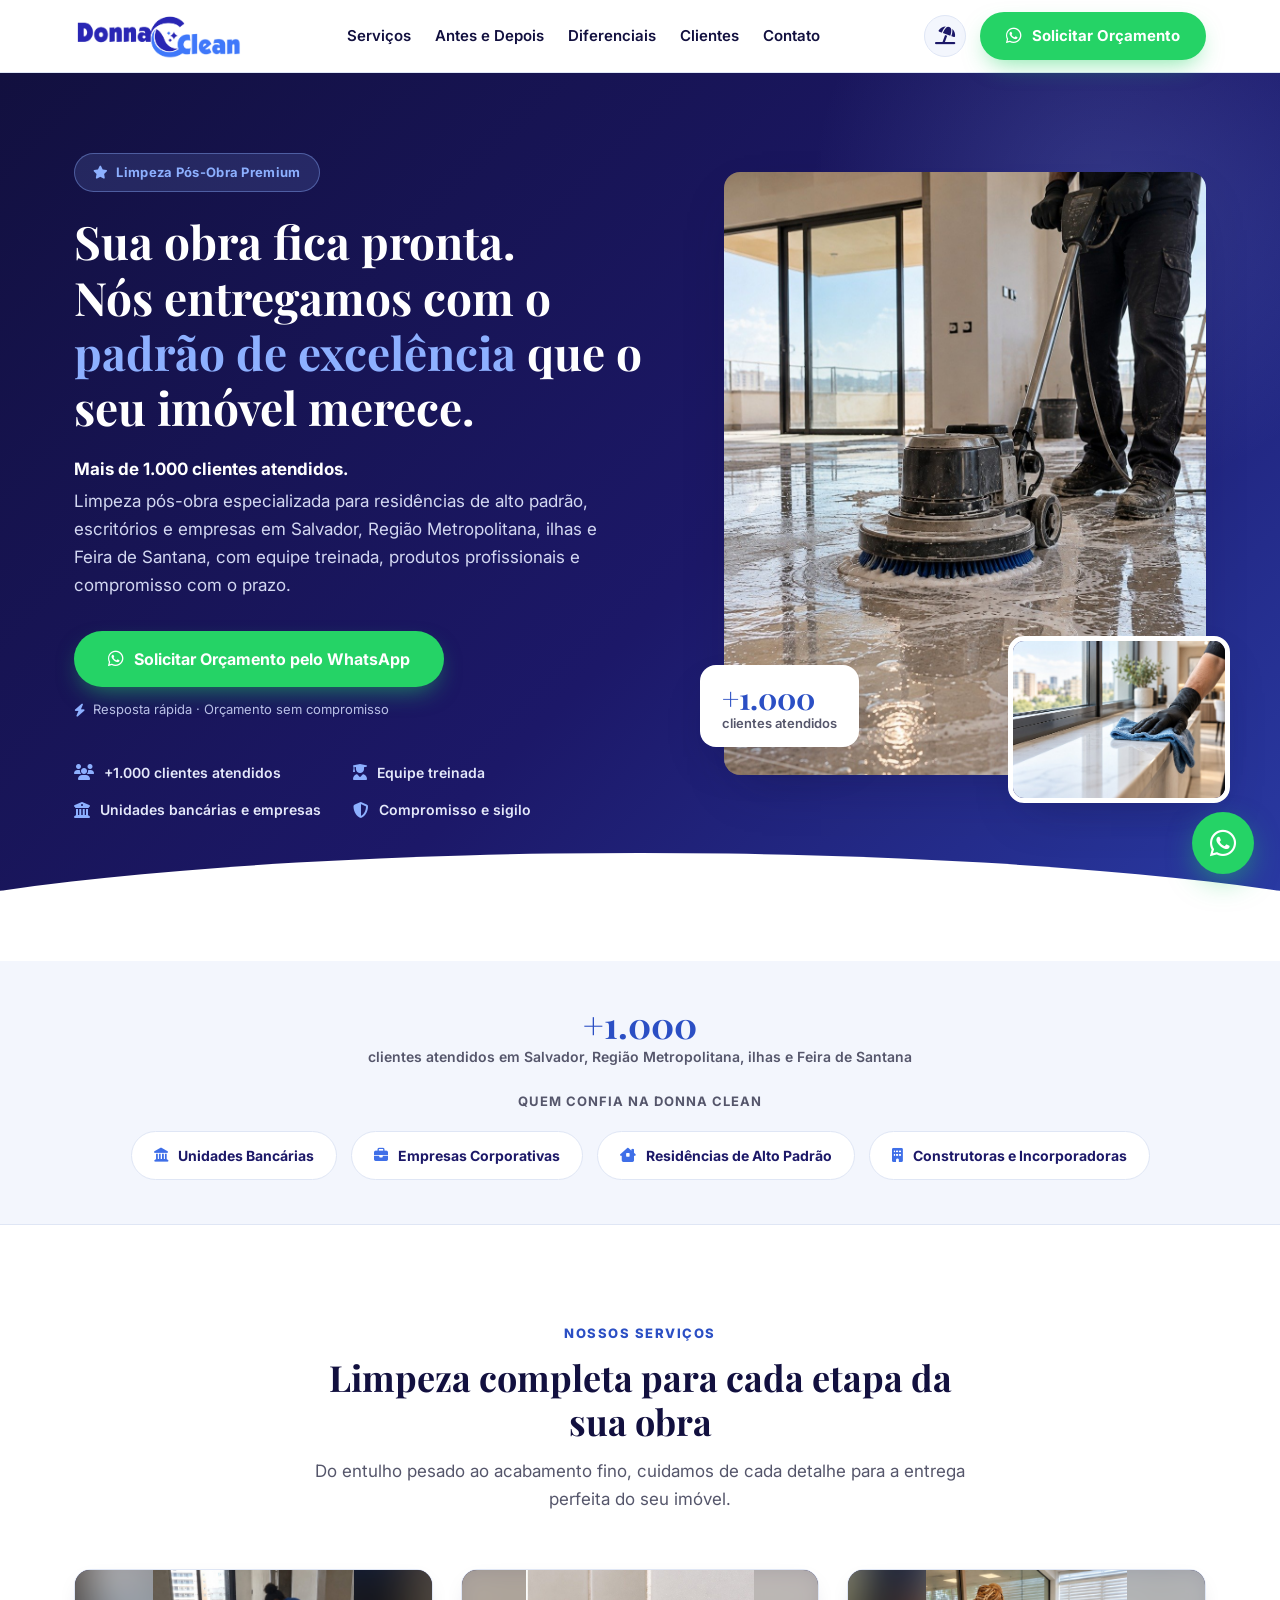
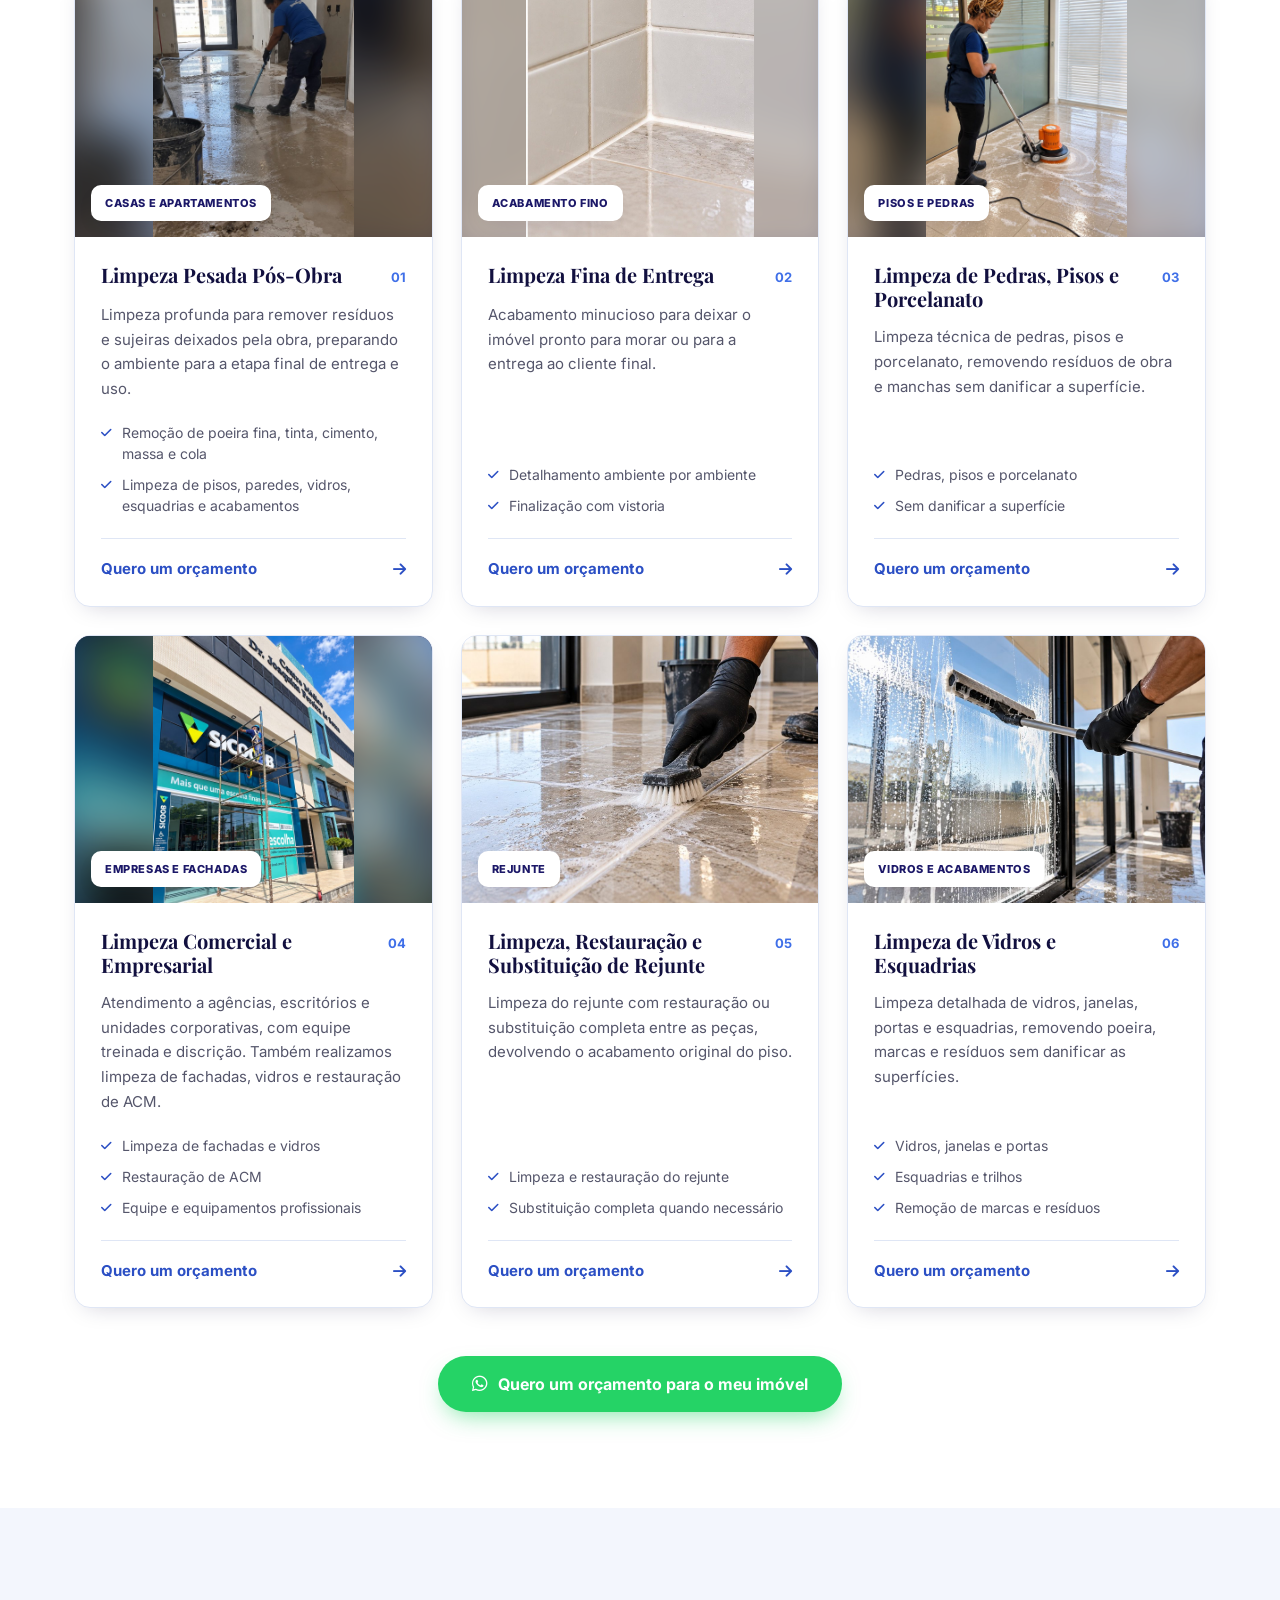
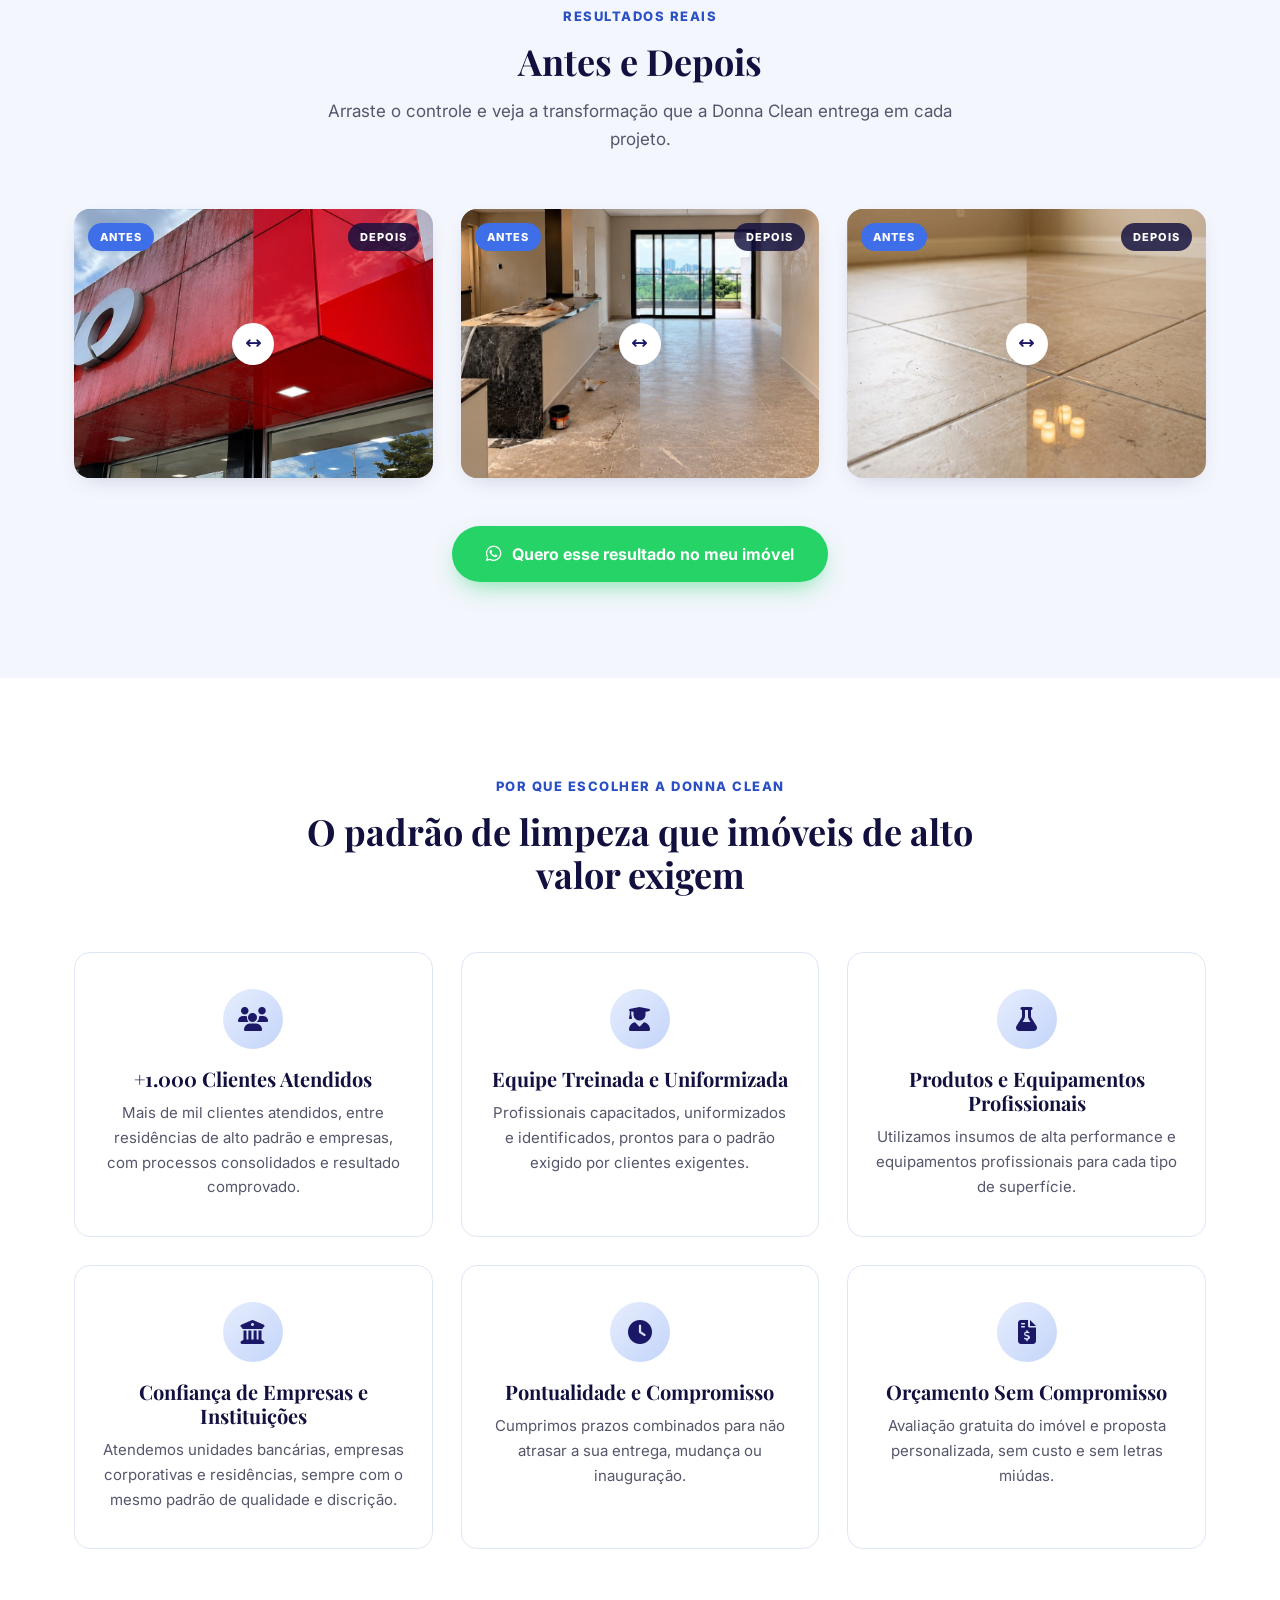
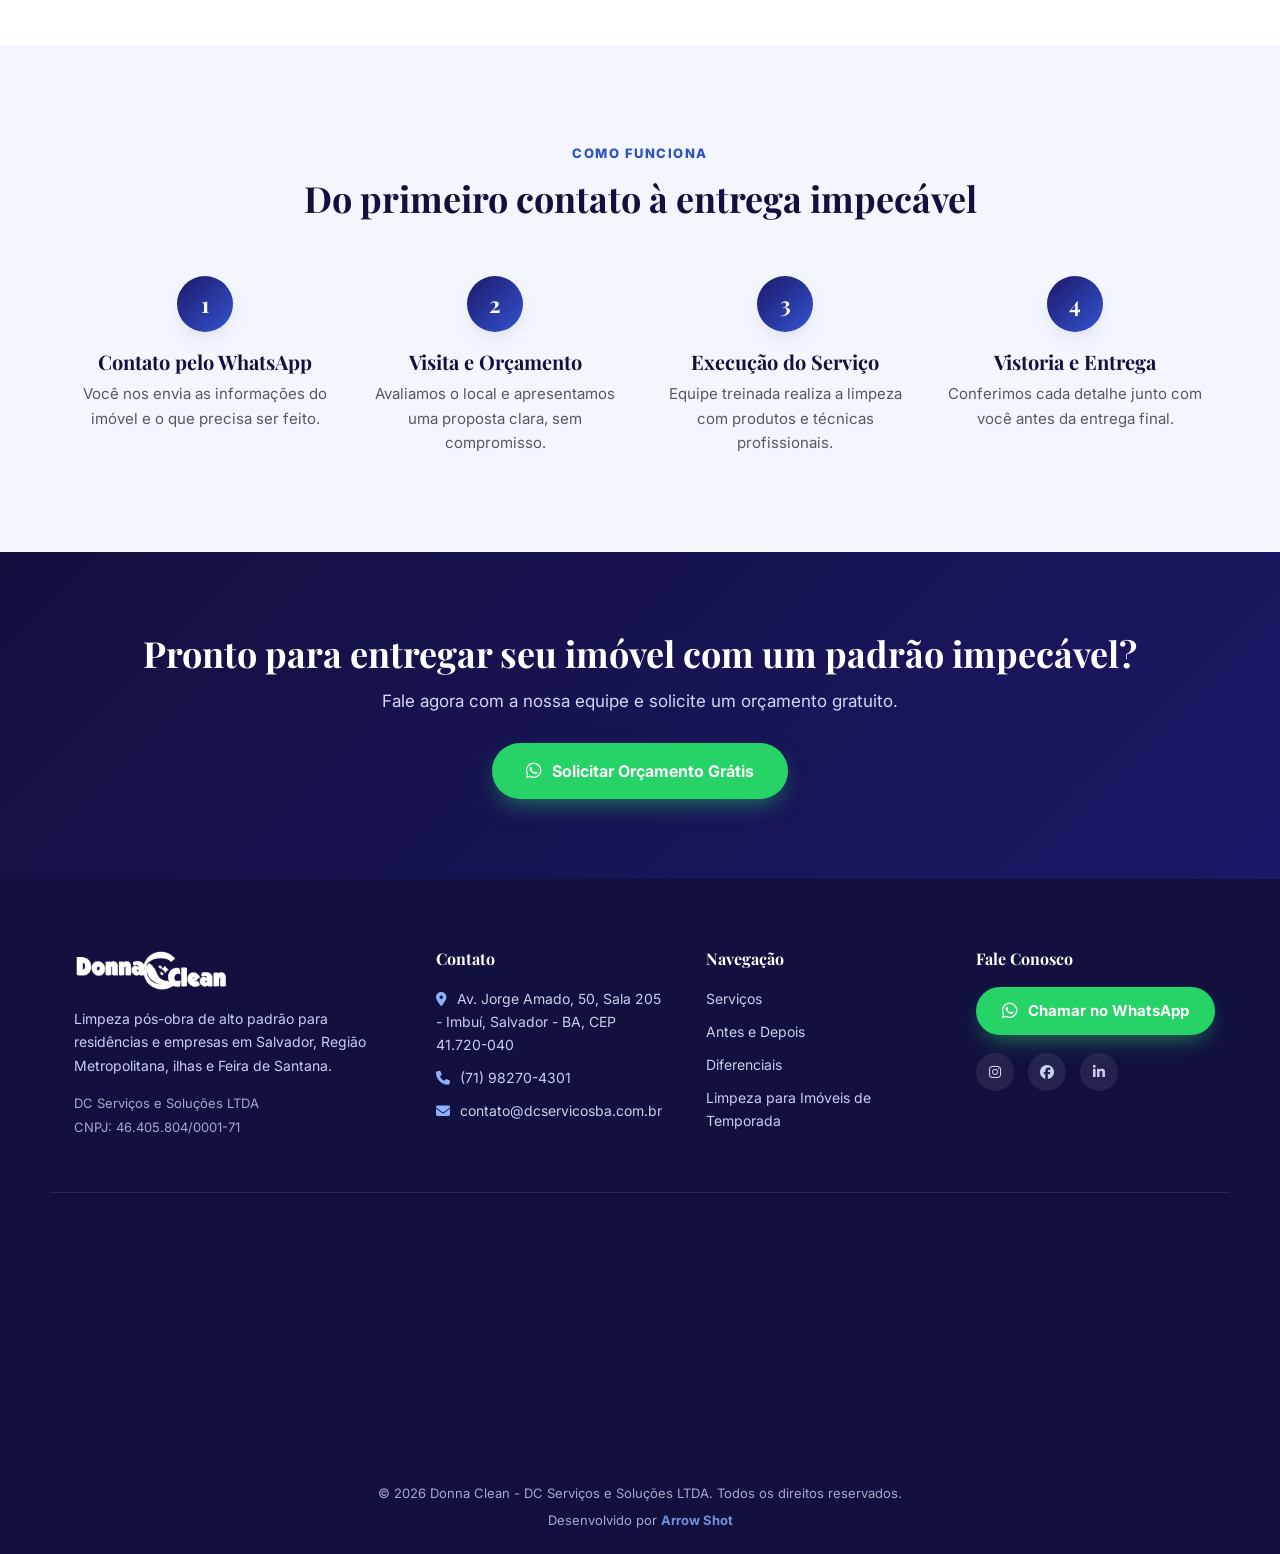
<file: index.html>
<!DOCTYPE html>
<html lang="pt-BR">
<head>
<meta charset="UTF-8">
<meta name="viewport" content="width=device-width, initial-scale=1.0">
<title>Donna Clean | Limpeza Pós-Obra de Alto Padrão em Salvador - BA</title>
<meta name="description" content="Limpeza pós-obra de alto padrão em Salvador, região metropolitana, ilhas e Feira de Santana. Mais de 1.000 clientes atendidos. Orçamento grátis no WhatsApp.">
<meta name="keywords" content="limpeza pós-obra, limpeza pós obra Salvador, limpeza pós construção, faxina pós obra, limpeza pesada, limpeza fina de entrega, Donna Clean">
<meta name="robots" content="index, follow">
<meta name="theme-color" content="#1C1868">
<link rel="canonical" href="https://dcservicosba.com.br/">

<!-- Open Graph -->
<meta property="og:type" content="website">
<meta property="og:title" content="Donna Clean | Limpeza Pós-Obra de Alto Padrão">
<meta property="og:description" content="Mais de 1.000 clientes atendidos. Limpeza pós-obra de alto padrão em Salvador, região metropolitana, ilhas e Feira de Santana. Peça seu orçamento pelo WhatsApp.">
<meta property="og:image" content="img/donna-clean-logo.png">
<meta property="og:locale" content="pt_BR">

<link rel="icon" type="image/png" sizes="32x32" href="img/favicon-32.png">
<link rel="icon" type="image/png" sizes="512x512" href="img/favicon.png">
<link rel="apple-touch-icon" href="img/apple-touch-icon.png">

<link rel="preconnect" href="https://fonts.googleapis.com">
<link rel="preconnect" href="https://fonts.gstatic.com" crossorigin>
<link href="https://fonts.googleapis.com/css2?family=Playfair+Display:wght@500;600;700;800&family=Inter:wght@400;500;600;700;800&display=swap" rel="stylesheet">

<link rel="stylesheet" href="https://cdnjs.cloudflare.com/ajax/libs/font-awesome/6.5.1/css/all.min.css" integrity="sha512-DTOQO9RWCH3ppGqcWaEA1BIZOC6xxalwEsw9c2QQeAIftl+Vegovlnee1c9QX4TctnWMn13TZye+giMm8e2LwA==" crossorigin="anonymous" referrerpolicy="no-referrer">

<link rel="stylesheet" href="style.css?v=20261002">

<script type="application/ld+json">
{
  "@context": "https://schema.org",
  "@type": "LocalBusiness",
  "name": "Donna Clean - DC Serviços e Soluções LTDA",
  "image": "img/donna-clean-logo.png",
  "telephone": "+55-71-98270-4301",
  "email": "contato@dcservicosba.com.br",
  "priceRange": "$$",
  "address": {
    "@type": "PostalAddress",
    "streetAddress": "Av. Jorge Amado, 50, Sala 205",
    "addressLocality": "Salvador",
    "addressRegion": "BA",
    "postalCode": "41720-040",
    "addressCountry": "BR"
  },
  "areaServed": ["Salvador - BA", "Região Metropolitana de Salvador - BA", "Ilhas", "Feira de Santana - BA"],
  "description": "Limpeza pós-obra profissional para residências e empresas de alto padrão."
}
</script>
</head>
<body>

<!-- HEADER -->
<header class="header" id="header">
  <div class="container header-inner">
    <a href="#topo" class="logo">
      <img src="img/donna-clean-logo.png" alt="Donna Clean">
    </a>

    <nav class="nav" id="nav">
      <a href="#servicos">Serviços</a>
      <a href="#antes-depois">Antes e Depois</a>
      <a href="#diferenciais">Diferenciais</a>
      <a href="#clientes">Clientes</a>
      <a href="#contato">Contato</a>
    </nav>

    <div class="header-actions">
      <a href="aluguel/" class="cross-link" title="Conheça a limpeza para imóveis de temporada" aria-label="Ver serviço de limpeza para imóveis de temporada">
        <i class="fa-solid fa-umbrella-beach"></i>
      </a>
      <a href="https://wa.me/5571982704301?text=Ol%C3%A1%21%20Vim%20pelo%20site%20e%20gostaria%20de%20solicitar%20um%20or%C3%A7amento%20de%20limpeza%20p%C3%B3s-obra." class="btn btn-whatsapp header-cta" target="_blank" rel="noopener" data-cta="header">
        <i class="fa-brands fa-whatsapp"></i> Solicitar Orçamento
      </a>
      <button class="menu-toggle" id="menuToggle" aria-label="Abrir menu" aria-expanded="false" aria-controls="nav">
        <i class="fa-solid fa-bars"></i>
      </button>
    </div>
  </div>
</header>

<!-- HERO -->
<section class="hero" id="topo">
  <div class="container hero-inner">
    <div class="hero-text reveal">
      <span class="badge"><i class="fa-solid fa-star"></i> Limpeza Pós-Obra Premium</span>
      <h1>Sua obra fica pronta.<br>Nós entregamos com o <span>padrão de excelência</span> que o seu imóvel merece.</h1>
      <p class="hero-sub"><strong class="hero-sub-lead">Mais de 1.000 clientes atendidos.</strong> Limpeza pós-obra especializada para residências de alto padrão, escritórios e empresas em Salvador, Região Metropolitana, ilhas e Feira de Santana, com equipe treinada, produtos profissionais e compromisso com o prazo.</p>

      <div class="hero-actions">
        <a href="https://wa.me/5571982704301?text=Ol%C3%A1%21%20Vim%20pelo%20site%20e%20gostaria%20de%20solicitar%20um%20or%C3%A7amento%20de%20limpeza%20p%C3%B3s-obra." class="btn btn-whatsapp btn-lg" target="_blank" rel="noopener" data-cta="hero">
          <i class="fa-brands fa-whatsapp"></i> Solicitar Orçamento pelo WhatsApp
        </a>
        <span class="cta-note"><i class="fa-solid fa-bolt"></i> Resposta rápida &middot; Orçamento sem compromisso</span>
      </div>

      <div class="hero-trust">
        <div class="hero-trust-item"><i class="fa-solid fa-users"></i><span>+1.000 clientes atendidos</span></div>
        <div class="hero-trust-item"><i class="fa-solid fa-user-graduate"></i><span>Equipe treinada</span></div>
        <div class="hero-trust-item"><i class="fa-solid fa-building-columns"></i><span>Unidades bancárias e empresas</span></div>
        <div class="hero-trust-item"><i class="fa-solid fa-shield-halved"></i><span>Compromisso e sigilo</span></div>
      </div>
    </div>

    <div class="hero-media reveal">
      <div class="hero-gallery">
        <div class="hero-photo-main">
          <img src="img/pos-obra/hero-principal.jpg" alt="Profissional da Donna Clean lavando o piso com enceradeira em apartamento após a obra" width="1024" height="1536" fetchpriority="high">
        </div>
        <div class="hero-photo-inset">
          <img src="img/pos-obra/hero-detalhe.jpg" alt="Mão com luva limpando bancada de mármore com pano de microfibra" width="1000" height="750" loading="lazy">
        </div>
        <div class="hero-media-badge">
          <strong>+1.000</strong>
          <span>clientes atendidos</span>
        </div>
      </div>
    </div>
  </div>
  <div class="hero-wave"></div>
</section>

<!-- CLIENTES / PROVA SOCIAL -->
<section class="clients" id="clientes">
  <div class="container">
    <div class="clients-stat reveal">
      <strong>+1.000</strong>
      <span>clientes atendidos em Salvador, Região Metropolitana, ilhas e Feira de Santana</span>
    </div>
    <p class="clients-label reveal">Quem confia na Donna Clean</p>
    <div class="clients-row reveal">
      <div class="client-chip"><i class="fa-solid fa-landmark"></i> Unidades Bancárias</div>
      <div class="client-chip"><i class="fa-solid fa-briefcase"></i> Empresas Corporativas</div>
      <div class="client-chip"><i class="fa-solid fa-house-chimney-window"></i> Residências de Alto Padrão</div>
      <div class="client-chip"><i class="fa-solid fa-building"></i> Construtoras e Incorporadoras</div>
    </div>
  </div>
</section>

<!-- SERVIÇOS -->
<section class="section" id="servicos">
  <div class="container">
    <div class="section-head reveal">
      <span class="eyebrow">Nossos Serviços</span>
      <h2>Limpeza completa para cada etapa da sua obra</h2>
      <p>Do entulho pesado ao acabamento fino, cuidamos de cada detalhe para a entrega perfeita do seu imóvel.</p>
    </div>

    <div class="grid grid-center">
      <article class="card service-card reveal">
        <div class="photo-slot photo-slot-card fit-contain" style="--fit-bg: url('img/pos-obra/pesada-pos-obra.jpg')">
          <img src="img/pos-obra/pesada-pos-obra.jpg" alt="Profissional da Donna Clean esfregando o piso com resíduos de obra em apartamento" loading="lazy" onerror="this.style.display='none'; this.nextElementSibling.style.display='flex';">
          <div class="photo-placeholder"><i class="fa-solid fa-camera"></i><span>Casas e apartamentos</span></div>
          <span class="service-tag">Casas e apartamentos</span>
        </div>
        <div class="card-body">
          <div class="service-head">
            <h3>Limpeza Pesada Pós-Obra</h3>
            <span class="service-num">01</span>
          </div>
          <p>Limpeza profunda para remover resíduos e sujeiras deixados pela obra, preparando o ambiente para a etapa final de entrega e uso.</p>
          <ul class="service-checks">
            <li><i class="fa-solid fa-check"></i> Remoção de poeira fina, tinta, cimento, massa e cola</li>
            <li><i class="fa-solid fa-check"></i> Limpeza de pisos, paredes, vidros, esquadrias e acabamentos</li>
          </ul>
          <a href="https://wa.me/5571982704301?text=Ol%C3%A1!%20Vim%20pelo%20site%20e%20quero%20um%20or%C3%A7amento%20de%20limpeza%20pesada%20p%C3%B3s-obra." class="service-cta" target="_blank" rel="noopener" data-cta="servico-pesada" title="Abrir conversa no WhatsApp">
            <span>Quero um orçamento</span> <i class="fa-solid fa-arrow-right"></i>
          </a>
        </div>
      </article>

      <article class="card service-card reveal">
        <div class="photo-slot photo-slot-card fit-contain" style="--fit-bg: url('img/pos-obra/acabamento-fino.jpg')">
          <img src="img/pos-obra/acabamento-fino.jpg" alt="Revestimento e rejunte do banheiro limpos após a limpeza fina de entrega" loading="lazy" onerror="this.style.display='none'; this.nextElementSibling.style.display='flex';">
          <div class="photo-placeholder"><i class="fa-solid fa-camera"></i><span>Acabamento fino</span></div>
          <span class="service-tag">Acabamento fino</span>
        </div>
        <div class="card-body">
          <div class="service-head">
            <h3>Limpeza Fina de Entrega</h3>
            <span class="service-num">02</span>
          </div>
          <p>Acabamento minucioso para deixar o imóvel pronto para morar ou para a entrega ao cliente final.</p>
          <ul class="service-checks">
            <li><i class="fa-solid fa-check"></i> Detalhamento ambiente por ambiente</li>
            <li><i class="fa-solid fa-check"></i> Finalização com vistoria</li>
          </ul>
          <a href="https://wa.me/5571982704301?text=Ol%C3%A1!%20Vim%20pelo%20site%20e%20quero%20um%20or%C3%A7amento%20de%20limpeza%20fina%20de%20entrega." class="service-cta" target="_blank" rel="noopener" data-cta="servico-fina" title="Abrir conversa no WhatsApp">
            <span>Quero um orçamento</span> <i class="fa-solid fa-arrow-right"></i>
          </a>
        </div>
      </article>

      <article class="card service-card reveal">
        <div class="photo-slot photo-slot-card fit-contain" style="--fit-bg: url('img/pos-obra/pedras-pisos.jpg')">
          <img src="img/pos-obra/pedras-pisos.jpg" alt="Profissional da Donna Clean lavando piso com enceradeira em escritório" loading="lazy" onerror="this.style.display='none'; this.nextElementSibling.style.display='flex';">
          <div class="photo-placeholder"><i class="fa-solid fa-camera"></i><span>Pisos e pedras</span></div>
          <span class="service-tag">Pisos e pedras</span>
        </div>
        <div class="card-body">
          <div class="service-head">
            <h3>Limpeza de Pedras, Pisos e Porcelanato</h3>
            <span class="service-num">03</span>
          </div>
          <p>Limpeza técnica de pedras, pisos e porcelanato, removendo resíduos de obra e manchas sem danificar a superfície.</p>
          <ul class="service-checks">
            <li><i class="fa-solid fa-check"></i> Pedras, pisos e porcelanato</li>
            <li><i class="fa-solid fa-check"></i> Sem danificar a superfície</li>
          </ul>
          <a href="https://wa.me/5571982704301?text=Ol%C3%A1!%20Vim%20pelo%20site%20e%20quero%20um%20or%C3%A7amento%20de%20limpeza%20de%20pedras%2C%20pisos%20e%20porcelanato." class="service-cta" target="_blank" rel="noopener" data-cta="servico-pedras-pisos" title="Abrir conversa no WhatsApp">
            <span>Quero um orçamento</span> <i class="fa-solid fa-arrow-right"></i>
          </a>
        </div>
      </article>

      <article class="card service-card reveal">
        <div class="photo-slot photo-slot-card fit-contain" style="--fit-bg: url('img/pos-obra/comercial-fachada.jpg')">
          <img src="img/pos-obra/comercial-fachada.jpg" alt="Profissional em andaime fazendo limpeza de fachada de agência bancária" loading="lazy" onerror="this.style.display='none'; this.nextElementSibling.style.display='flex';">
          <div class="photo-placeholder"><i class="fa-solid fa-camera"></i><span>Empresas e fachadas</span></div>
          <span class="service-tag">Empresas e fachadas</span>
        </div>
        <div class="card-body">
          <div class="service-head">
            <h3>Limpeza Comercial e Empresarial</h3>
            <span class="service-num">04</span>
          </div>
          <p>Atendimento a agências, escritórios e unidades corporativas, com equipe treinada e discrição. Também realizamos limpeza de fachadas, vidros e restauração de ACM.</p>
          <ul class="service-checks">
            <li><i class="fa-solid fa-check"></i> Limpeza de fachadas e vidros</li>
            <li><i class="fa-solid fa-check"></i> Restauração de ACM</li>
            <li><i class="fa-solid fa-check"></i> Equipe e equipamentos profissionais</li>
          </ul>
          <a href="https://wa.me/5571982704301?text=Ol%C3%A1!%20Vim%20pelo%20site%20e%20quero%20um%20or%C3%A7amento%20de%20limpeza%20comercial%20e%20empresarial." class="service-cta" target="_blank" rel="noopener" data-cta="servico-comercial" title="Abrir conversa no WhatsApp">
            <span>Quero um orçamento</span> <i class="fa-solid fa-arrow-right"></i>
          </a>
        </div>
      </article>

      <article class="card service-card reveal">
        <div class="photo-slot photo-slot-card">
          <img src="img/pos-obra/rejunte.jpg" alt="Escova limpando o rejunte entre as peças do piso" loading="lazy" onerror="this.style.display='none'; this.nextElementSibling.style.display='flex';">
          <div class="photo-placeholder"><i class="fa-solid fa-camera"></i><span>Rejunte</span></div>
          <span class="service-tag">Rejunte</span>
        </div>
        <div class="card-body">
          <div class="service-head">
            <h3>Limpeza, Restauração e Substituição de Rejunte</h3>
            <span class="service-num">05</span>
          </div>
          <p>Limpeza do rejunte com restauração ou substituição completa entre as peças, devolvendo o acabamento original do piso.</p>
          <ul class="service-checks">
            <li><i class="fa-solid fa-check"></i> Limpeza e restauração do rejunte</li>
            <li><i class="fa-solid fa-check"></i> Substituição completa quando necessário</li>
          </ul>
          <a href="https://wa.me/5571982704301?text=Ol%C3%A1!%20Vim%20pelo%20site%20e%20quero%20um%20or%C3%A7amento%20de%20limpeza%2C%20restaura%C3%A7%C3%A3o%20ou%20substitui%C3%A7%C3%A3o%20de%20rejunte." class="service-cta" target="_blank" rel="noopener" data-cta="servico-rejunte" title="Abrir conversa no WhatsApp">
            <span>Quero um orçamento</span> <i class="fa-solid fa-arrow-right"></i>
          </a>
        </div>
      </article>

      <article class="card service-card reveal">
        <div class="photo-slot photo-slot-card">
          <img src="img/pos-obra/vidros-esquadrias.jpg" alt="Profissional limpando vidro de porta de correr com limpador de cabo longo" loading="lazy" onerror="this.style.display='none'; this.nextElementSibling.style.display='flex';">
          <div class="photo-placeholder"><i class="fa-solid fa-camera"></i><span>Vidros e acabamentos</span></div>
          <span class="service-tag">Vidros e acabamentos</span>
        </div>
        <div class="card-body">
          <div class="service-head">
            <h3>Limpeza de Vidros e Esquadrias</h3>
            <span class="service-num">06</span>
          </div>
          <p>Limpeza detalhada de vidros, janelas, portas e esquadrias, removendo poeira, marcas e resíduos sem danificar as superfícies.</p>
          <ul class="service-checks">
            <li><i class="fa-solid fa-check"></i> Vidros, janelas e portas</li>
            <li><i class="fa-solid fa-check"></i> Esquadrias e trilhos</li>
            <li><i class="fa-solid fa-check"></i> Remoção de marcas e resíduos</li>
          </ul>
          <a href="https://wa.me/5571982704301?text=Ol%C3%A1!%20Vim%20pelo%20site%20e%20quero%20um%20or%C3%A7amento%20de%20limpeza%20de%20vidros%20e%20esquadrias." class="service-cta" target="_blank" rel="noopener" data-cta="servico-vidros" title="Abrir conversa no WhatsApp">
            <span>Quero um orçamento</span> <i class="fa-solid fa-arrow-right"></i>
          </a>
        </div>
      </article>
    </div>

    <div class="section-cta reveal">
      <a href="https://wa.me/5571982704301?text=Ol%C3%A1%21%20Vim%20pelo%20site%20e%20quero%20saber%20mais%20sobre%20os%20servi%C3%A7os%20de%20limpeza%20p%C3%B3s-obra." class="btn btn-whatsapp btn-lg" target="_blank" rel="noopener" data-cta="servicos">
        <i class="fa-brands fa-whatsapp"></i> Quero um orçamento para o meu imóvel
      </a>
    </div>
  </div>
</section>

<!-- ANTES E DEPOIS -->
<section class="section section-alt" id="antes-depois">
  <div class="container">
    <div class="section-head reveal">
      <span class="eyebrow">Resultados Reais</span>
      <h2>Antes e Depois</h2>
      <p>Arraste o controle e veja a transformação que a Donna Clean entrega em cada projeto.</p>
    </div>

    <div class="grid grid-3">
      <div class="compare reveal" data-compare>
        <div class="compare-after">
          <img src="img/pos-obra/depois-fachada.jpg" alt="Depois - fachada vermelha limpa e brilhando" loading="lazy" onerror="this.style.display='none'; this.parentElement.classList.add('ph-after');">
          <span class="ph-label">DEPOIS</span>
        </div>
        <div class="compare-before">
          <img src="img/pos-obra/antes-fachada.jpg" alt="Antes - fachada vermelha com manchas escuras de sujeira" loading="lazy" onerror="this.style.display='none'; this.parentElement.classList.add('ph-before');">
          <span class="ph-label">ANTES</span>
        </div>
        <input type="range" min="0" max="100" value="50" class="compare-range" aria-label="Comparar antes e depois">
        <div class="compare-handle" style="left:50%"><i class="fa-solid fa-arrows-left-right"></i></div>
      </div>

      <div class="compare reveal" data-compare>
        <div class="compare-after">
          <img src="img/pos-obra/depois-apartamento.jpg" alt="Depois - apartamento com piso limpo e pronto para morar" loading="lazy" onerror="this.style.display='none'; this.parentElement.classList.add('ph-after');">
          <span class="ph-label">DEPOIS</span>
        </div>
        <div class="compare-before">
          <img src="img/pos-obra/antes-apartamento.jpg" alt="Antes - apartamento com resíduos de obra, tinta e entulho no piso" loading="lazy" onerror="this.style.display='none'; this.parentElement.classList.add('ph-before');">
          <span class="ph-label">ANTES</span>
        </div>
        <input type="range" min="0" max="100" value="50" class="compare-range" aria-label="Comparar antes e depois">
        <div class="compare-handle" style="left:50%"><i class="fa-solid fa-arrows-left-right"></i></div>
      </div>

      <div class="compare reveal" data-compare>
        <div class="compare-after">
          <img src="img/pos-obra/depois3.jpg" alt="Depois - piso e rejunte do banheiro limpos" loading="lazy" onerror="this.style.display='none'; this.parentElement.classList.add('ph-after');">
          <span class="ph-label">DEPOIS</span>
        </div>
        <div class="compare-before">
          <img src="img/pos-obra/antes3.jpg" alt="Antes - piso e rejunte do banheiro sujos" loading="lazy" onerror="this.style.display='none'; this.parentElement.classList.add('ph-before');">
          <span class="ph-label">ANTES</span>
        </div>
        <input type="range" min="0" max="100" value="50" class="compare-range" aria-label="Comparar antes e depois">
        <div class="compare-handle" style="left:50%"><i class="fa-solid fa-arrows-left-right"></i></div>
      </div>
    </div>

    <div class="section-cta reveal">
      <a href="https://wa.me/5571982704301?text=Ol%C3%A1%21%20Vim%20pelo%20site%20e%20gostaria%20de%20solicitar%20um%20or%C3%A7amento%20de%20limpeza%20p%C3%B3s-obra." class="btn btn-whatsapp btn-lg" target="_blank" rel="noopener" data-cta="antes-depois">
        <i class="fa-brands fa-whatsapp"></i> Quero esse resultado no meu imóvel
      </a>
    </div>
  </div>
</section>

<!-- DIFERENCIAIS -->
<section class="section" id="diferenciais">
  <div class="container">
    <div class="section-head reveal">
      <span class="eyebrow">Por que escolher a Donna Clean</span>
      <h2>O padrão de limpeza que imóveis de alto valor exigem</h2>
    </div>

    <div class="grid grid-3 features">
      <div class="feature reveal">
        <div class="feature-icon"><i class="fa-solid fa-users"></i></div>
        <h3>+1.000 Clientes Atendidos</h3>
        <p>Mais de mil clientes atendidos, entre residências de alto padrão e empresas, com processos consolidados e resultado comprovado.</p>
      </div>
      <div class="feature reveal">
        <div class="feature-icon"><i class="fa-solid fa-user-graduate"></i></div>
        <h3>Equipe Treinada e Uniformizada</h3>
        <p>Profissionais capacitados, uniformizados e identificados, prontos para o padrão exigido por clientes exigentes.</p>
      </div>
      <div class="feature reveal">
        <div class="feature-icon"><i class="fa-solid fa-flask"></i></div>
        <h3>Produtos e Equipamentos Profissionais</h3>
        <p>Utilizamos insumos de alta performance e equipamentos profissionais para cada tipo de superfície.</p>
      </div>
      <div class="feature reveal">
        <div class="feature-icon"><i class="fa-solid fa-building-columns"></i></div>
        <h3>Confiança de Empresas e Instituições</h3>
        <p>Atendemos unidades bancárias, empresas corporativas e residências, sempre com o mesmo padrão de qualidade e discrição.</p>
      </div>
      <div class="feature reveal">
        <div class="feature-icon"><i class="fa-solid fa-clock"></i></div>
        <h3>Pontualidade e Compromisso</h3>
        <p>Cumprimos prazos combinados para não atrasar a sua entrega, mudança ou inauguração.</p>
      </div>
      <div class="feature reveal">
        <div class="feature-icon"><i class="fa-solid fa-file-invoice-dollar"></i></div>
        <h3>Orçamento Sem Compromisso</h3>
        <p>Avaliação gratuita do imóvel e proposta personalizada, sem custo e sem letras miúdas.</p>
      </div>
    </div>
  </div>
</section>

<!-- COMO FUNCIONA -->
<section class="section section-alt">
  <div class="container">
    <div class="section-head reveal">
      <span class="eyebrow">Como Funciona</span>
      <h2>Do primeiro contato à entrega impecável</h2>
    </div>

    <div class="steps">
      <div class="step reveal">
        <div class="step-num">1</div>
        <h3>Contato pelo WhatsApp</h3>
        <p>Você nos envia as informações do imóvel e o que precisa ser feito.</p>
      </div>
      <div class="step reveal">
        <div class="step-num">2</div>
        <h3>Visita e Orçamento</h3>
        <p>Avaliamos o local e apresentamos uma proposta clara, sem compromisso.</p>
      </div>
      <div class="step reveal">
        <div class="step-num">3</div>
        <h3>Execução do Serviço</h3>
        <p>Equipe treinada realiza a limpeza com produtos e técnicas profissionais.</p>
      </div>
      <div class="step reveal">
        <div class="step-num">4</div>
        <h3>Vistoria e Entrega</h3>
        <p>Conferimos cada detalhe junto com você antes da entrega final.</p>
      </div>
    </div>
  </div>
</section>

<!--
  AVALIAÇÕES REAIS (temporariamente fora do ar)
  Ativar somente com avaliações reais do Google ou depoimentos em vídeo.
  Colar esta seção aqui, entre "Como Funciona" e "CTA Final", e liberar o link no menu (#avaliacoes):

  <section class="section" id="avaliacoes">
    <div class="container">
      <div class="section-head reveal">
        <span class="eyebrow">Avaliações</span>
        <h2>O que dizem os nossos clientes</h2>
      </div>
      <div class="grid grid-3">
        <div class="testimonial reveal">
          <div class="stars"><i class="fa-solid fa-star"></i><i class="fa-solid fa-star"></i><i class="fa-solid fa-star"></i><i class="fa-solid fa-star"></i><i class="fa-solid fa-star"></i></div>
          <p>"Texto da avaliação real copiado do Google."</p>
          <div class="testimonial-person"><div class="testimonial-author">Nome do cliente (como aparece no Google)</div></div>
        </div>
      </div>
    </div>
  </section>
-->

<!-- CTA FINAL -->
<section class="cta-final">
  <div class="container cta-final-inner reveal">
    <h2>Pronto para entregar seu imóvel com um padrão impecável?</h2>
    <p>Fale agora com a nossa equipe e solicite um orçamento gratuito.</p>
    <a href="https://wa.me/5571982704301?text=Ol%C3%A1%21%20Vim%20pelo%20site%20e%20gostaria%20de%20solicitar%20um%20or%C3%A7amento%20de%20limpeza%20p%C3%B3s-obra." class="btn btn-whatsapp btn-lg" target="_blank" rel="noopener" data-cta="cta-final">
      <i class="fa-brands fa-whatsapp"></i> Solicitar Orçamento Grátis
    </a>
  </div>
</section>

<!-- CONTATO / FOOTER -->
<footer class="footer" id="contato">
  <div class="container footer-inner">
    <div class="footer-col">
      <img src="img/donna-clean-logo.png" alt="Donna Clean" class="footer-logo">
      <p>Limpeza pós-obra de alto padrão para residências e empresas em Salvador, Região Metropolitana, ilhas e Feira de Santana.</p>
      <div class="footer-legal">
        <p>DC Serviços e Soluções LTDA</p>
        <p>CNPJ: 46.405.804/0001-71</p>
      </div>
    </div>

    <div class="footer-col">
      <h4>Contato</h4>
      <p><i class="fa-solid fa-location-dot"></i> Av. Jorge Amado, 50, Sala 205 - Imbuí, Salvador - BA, CEP 41.720-040</p>
      <p><i class="fa-solid fa-phone"></i> <a href="tel:+5571982704301">(71) 98270-4301</a></p>
      <p><i class="fa-solid fa-envelope"></i> <a href="mailto:contato@dcservicosba.com.br">contato@dcservicosba.com.br</a></p>
    </div>

    <div class="footer-col">
      <h4>Navegação</h4>
      <a href="#servicos">Serviços</a>
      <a href="#antes-depois">Antes e Depois</a>
      <a href="#diferenciais">Diferenciais</a>
      <a href="aluguel/">Limpeza para Imóveis de Temporada</a>
    </div>

    <div class="footer-col">
      <h4>Fale Conosco</h4>
      <a href="https://wa.me/5571982704301?text=Ol%C3%A1%21%20Vim%20pelo%20site%20e%20gostaria%20de%20solicitar%20um%20or%C3%A7amento." class="btn btn-whatsapp" target="_blank" rel="noopener" data-cta="footer">
        <i class="fa-brands fa-whatsapp"></i> Chamar no WhatsApp
      </a>
      <div class="footer-social">
        <a href="https://www.instagram.com/dcservicosba?stkn=czJqdGJxcDIzOTN5&amp;utm_source=qr" aria-label="Instagram" target="_blank" rel="noopener"><i class="fa-brands fa-instagram"></i></a>
        <a href="https://www.facebook.com/profile.php?id=61594659761478" aria-label="Facebook" target="_blank" rel="noopener"><i class="fa-brands fa-facebook"></i></a>
        <a href="https://www.linkedin.com/company/dcservicos/" aria-label="LinkedIn" target="_blank" rel="noopener"><i class="fa-brands fa-linkedin-in"></i></a>
      </div>
    </div>
  </div>

  <div class="footer-map">
    <iframe title="Localização Donna Clean" src="https://www.google.com/maps?q=Av.+Jorge+Amado,+50,+Imbu%C3%AD,+Salvador+-+BA,+41720-040&output=embed" loading="lazy" referrerpolicy="no-referrer-when-downgrade"></iframe>
  </div>

  <div class="footer-bottom">
    <p>&copy; <span id="year"></span> Donna Clean - DC Serviços e Soluções LTDA. Todos os direitos reservados.</p>
    <p class="footer-credit">Desenvolvido por <a href="https://marketingparalimpeza.com.br/" target="_blank" rel="noopener"><strong>Arrow Shot</strong></a></p>
  </div>
</footer>

<!-- WHATSAPP FLOAT -->
<a href="https://wa.me/5571982704301?text=Ol%C3%A1%21%20Vim%20pelo%20site%20e%20gostaria%20de%20solicitar%20um%20or%C3%A7amento." class="whatsapp-float" target="_blank" rel="noopener" aria-label="Falar no WhatsApp" data-cta="float">
  <i class="fa-brands fa-whatsapp"></i>
</a>

<!-- MOBILE STICKY CTA -->
<div class="mobile-sticky">
  <a href="https://wa.me/5571982704301?text=Ol%C3%A1%21%20Vim%20pelo%20site%20e%20gostaria%20de%20solicitar%20um%20or%C3%A7amento." class="btn btn-whatsapp" target="_blank" rel="noopener" data-cta="sticky"><i class="fa-brands fa-whatsapp"></i> Solicitar orçamento no WhatsApp</a>
</div>

<script src="javascript.js?v=20261002"></script>
</body>
</html>
</file>
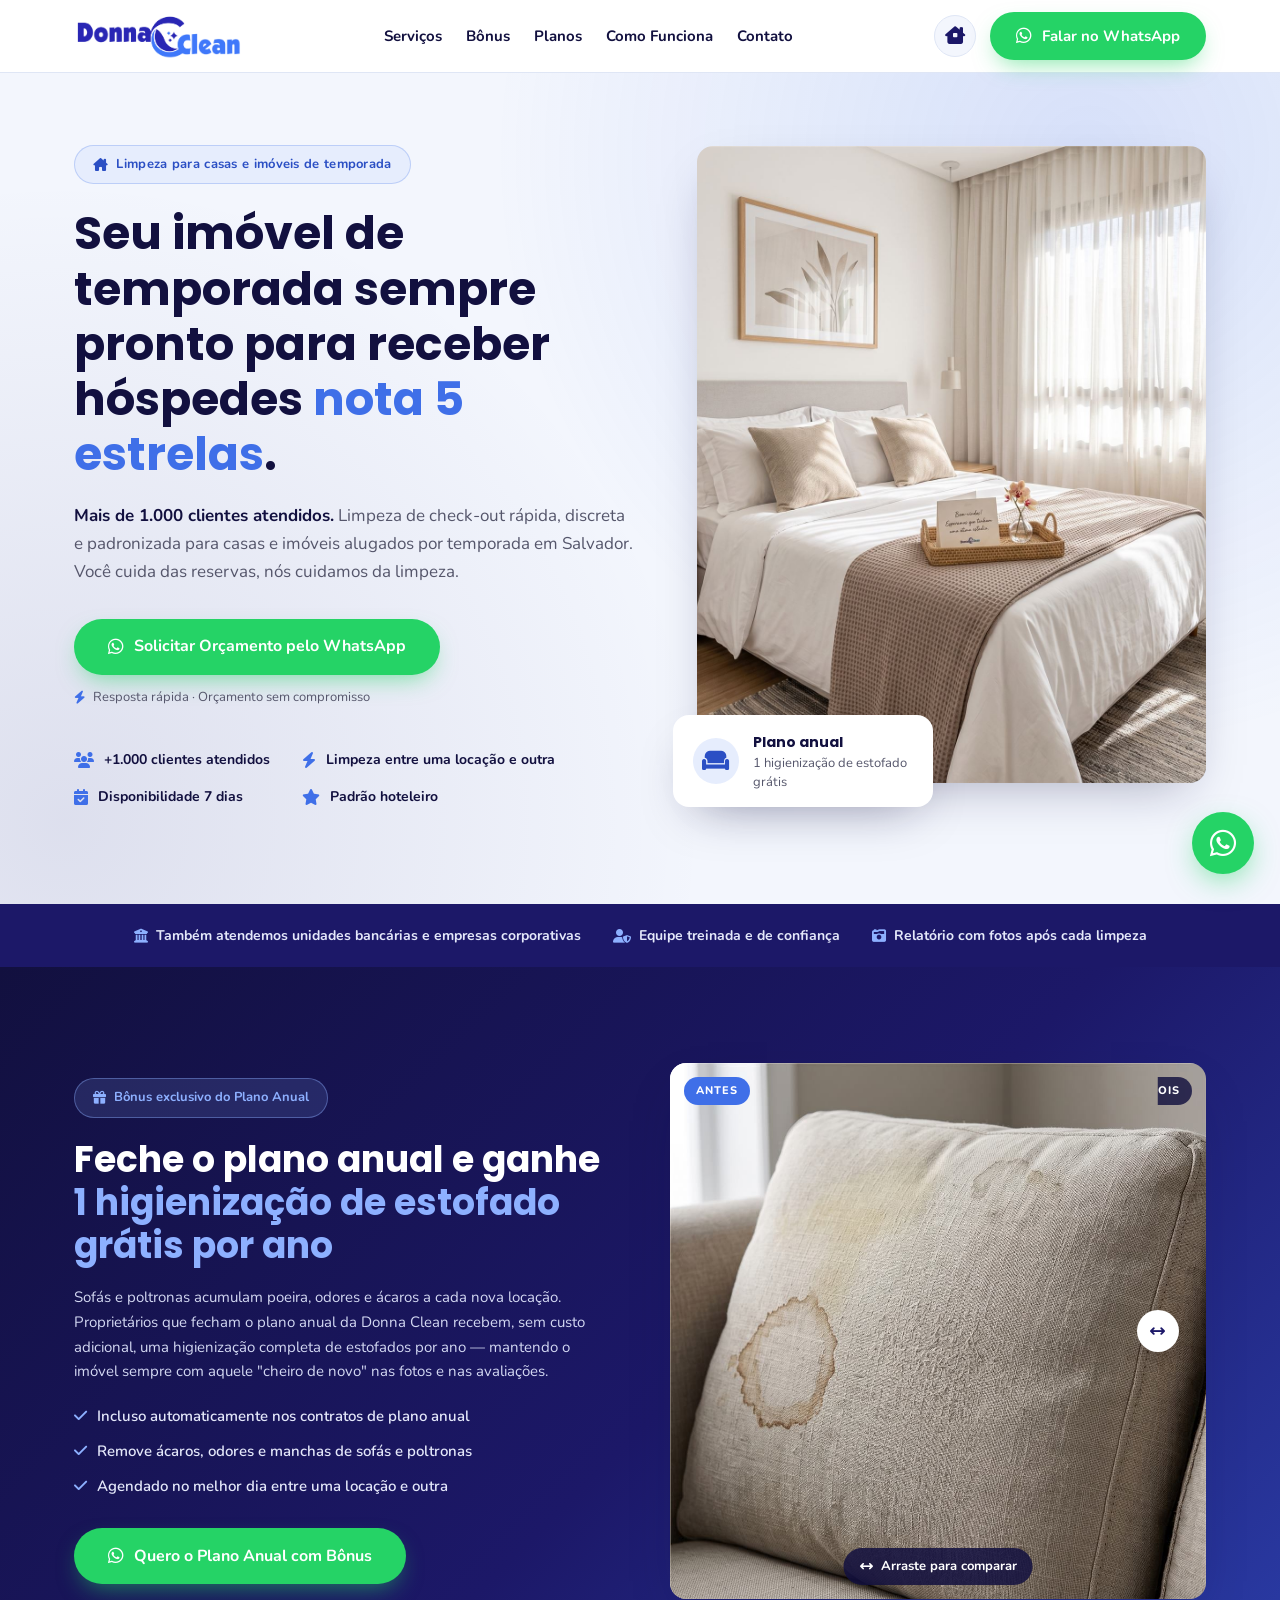
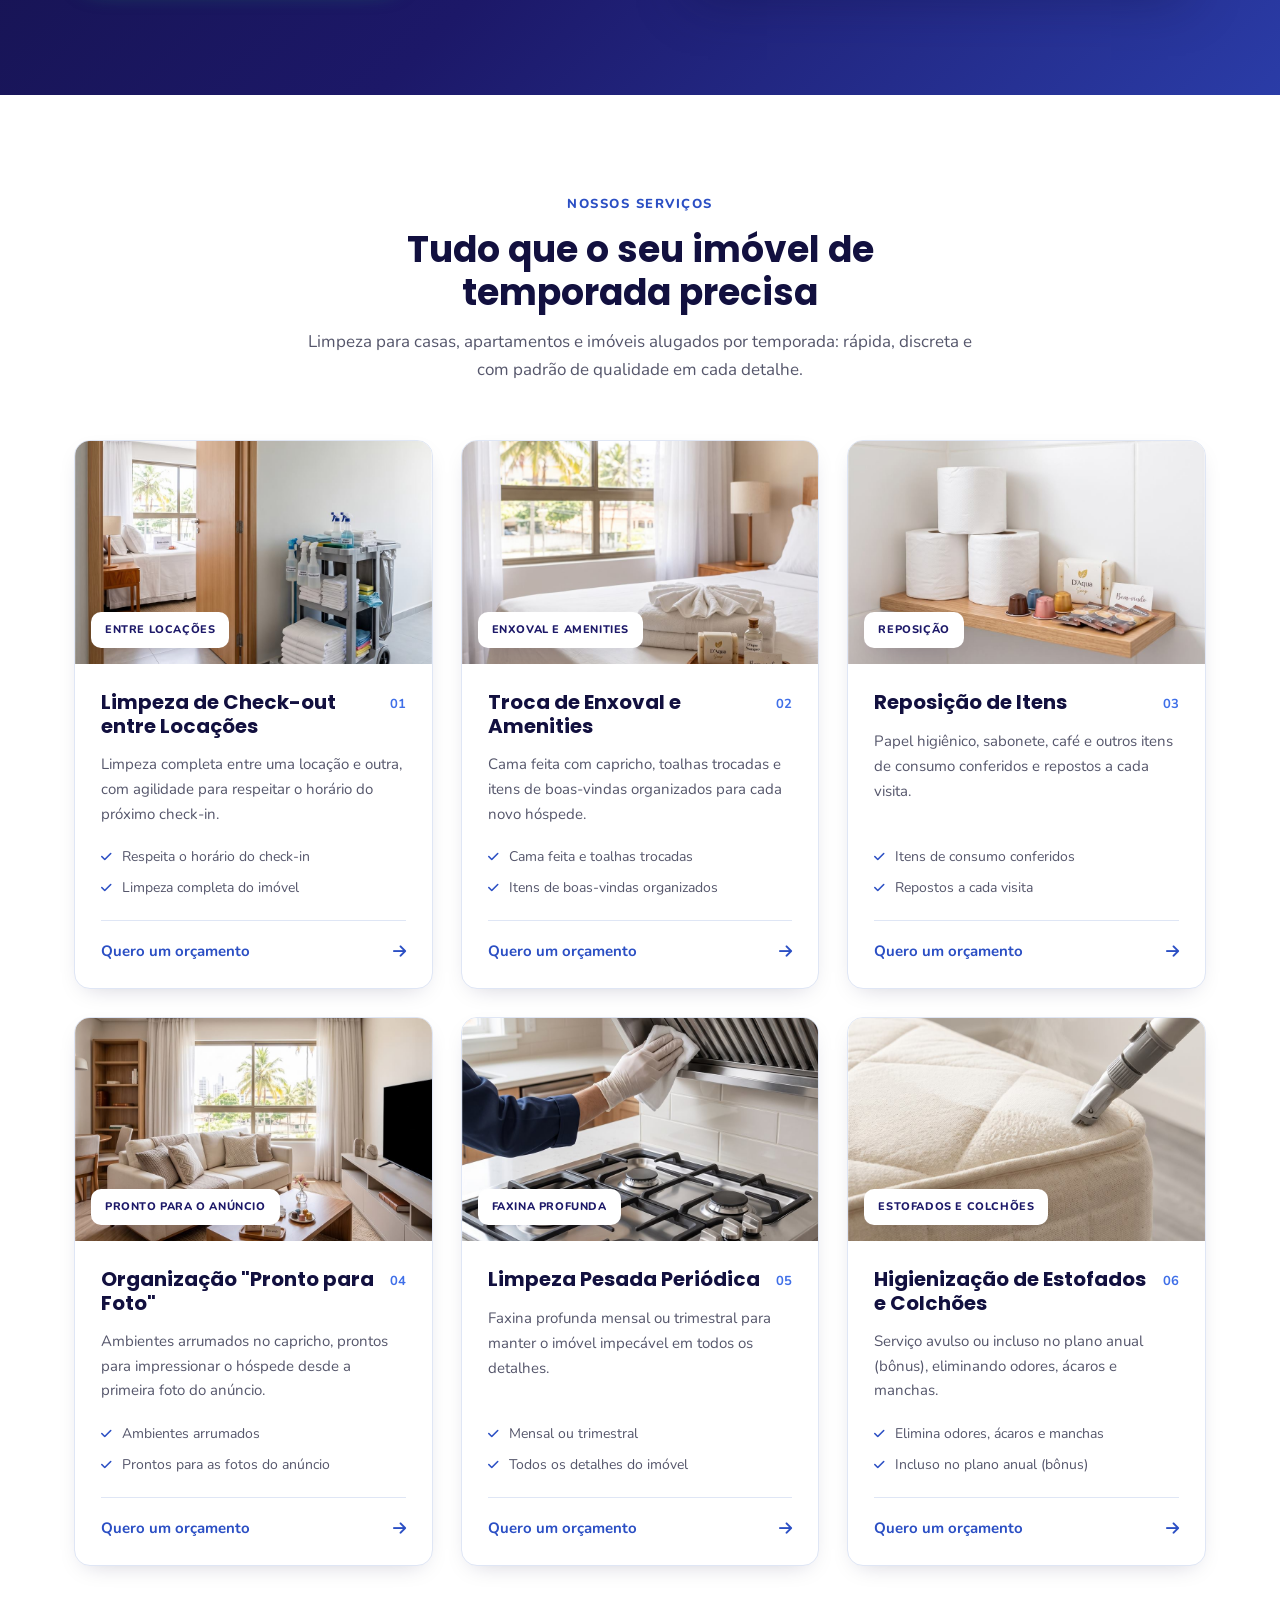
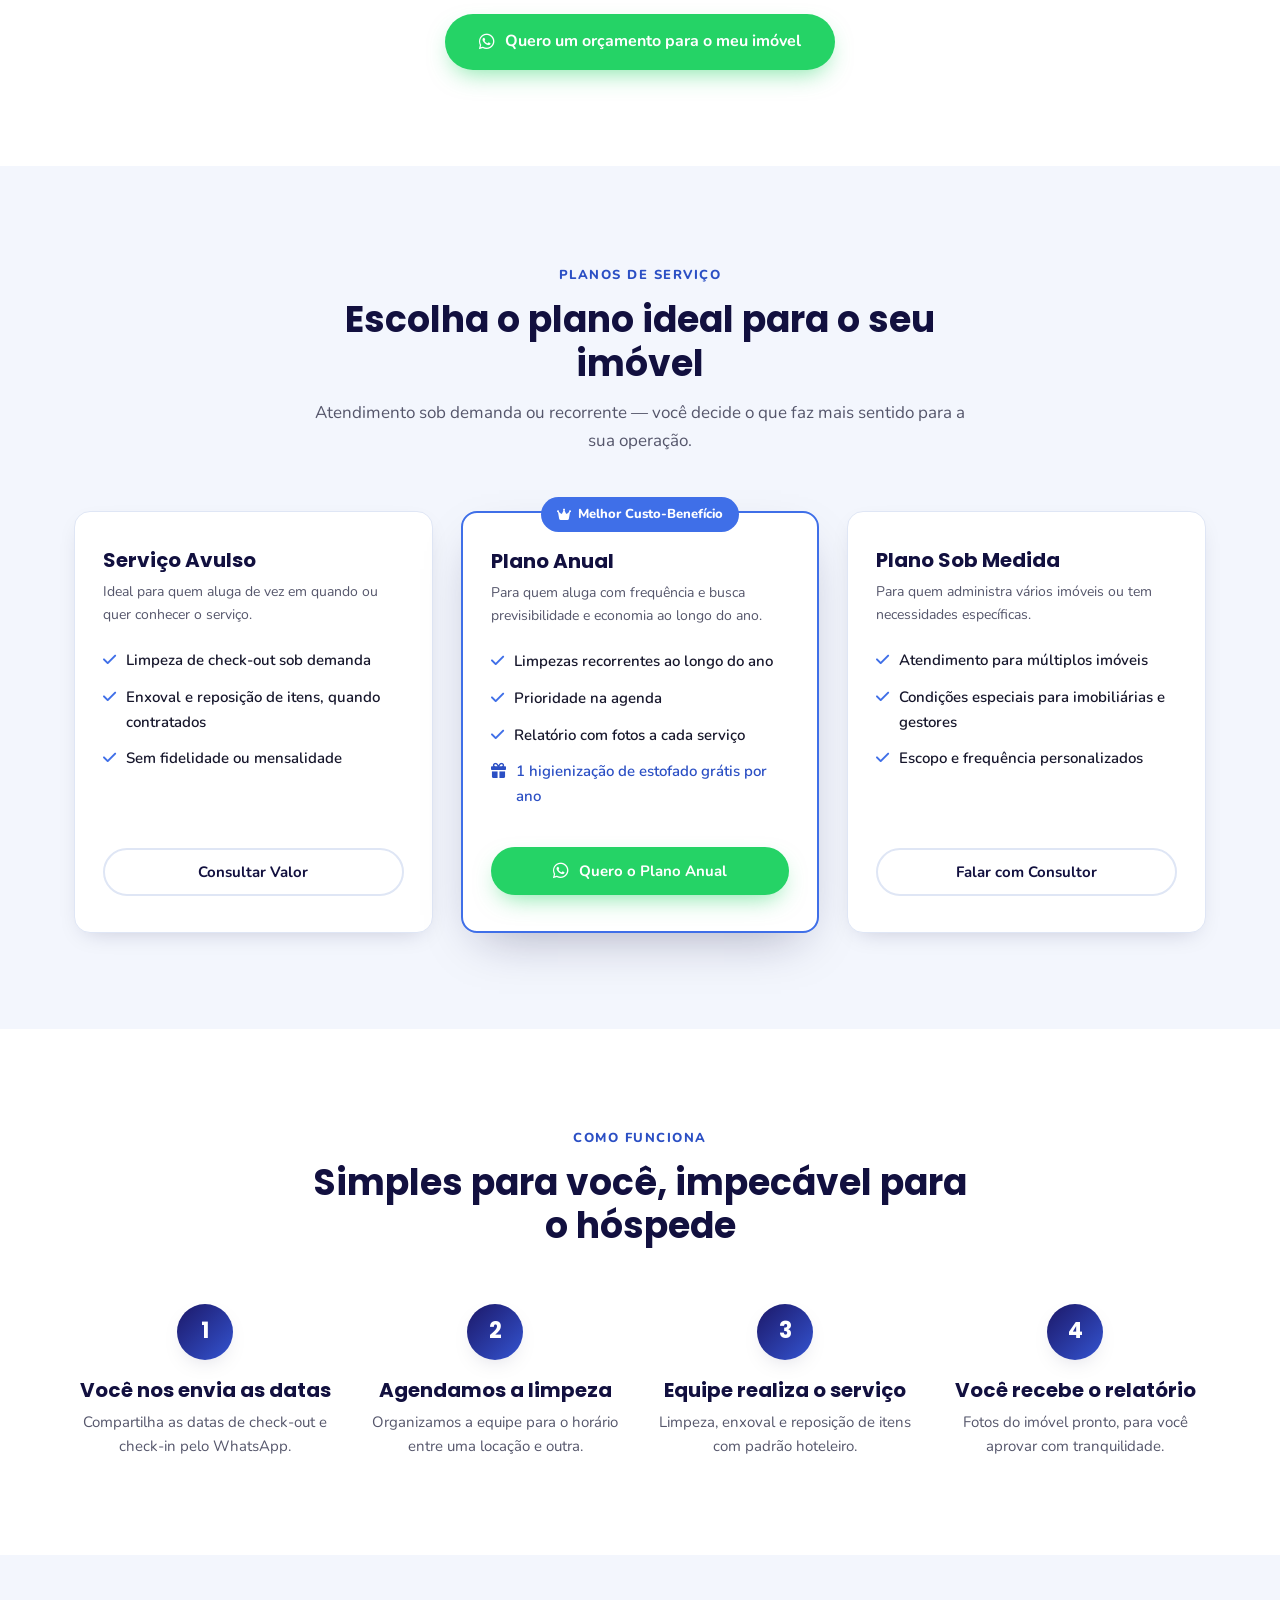
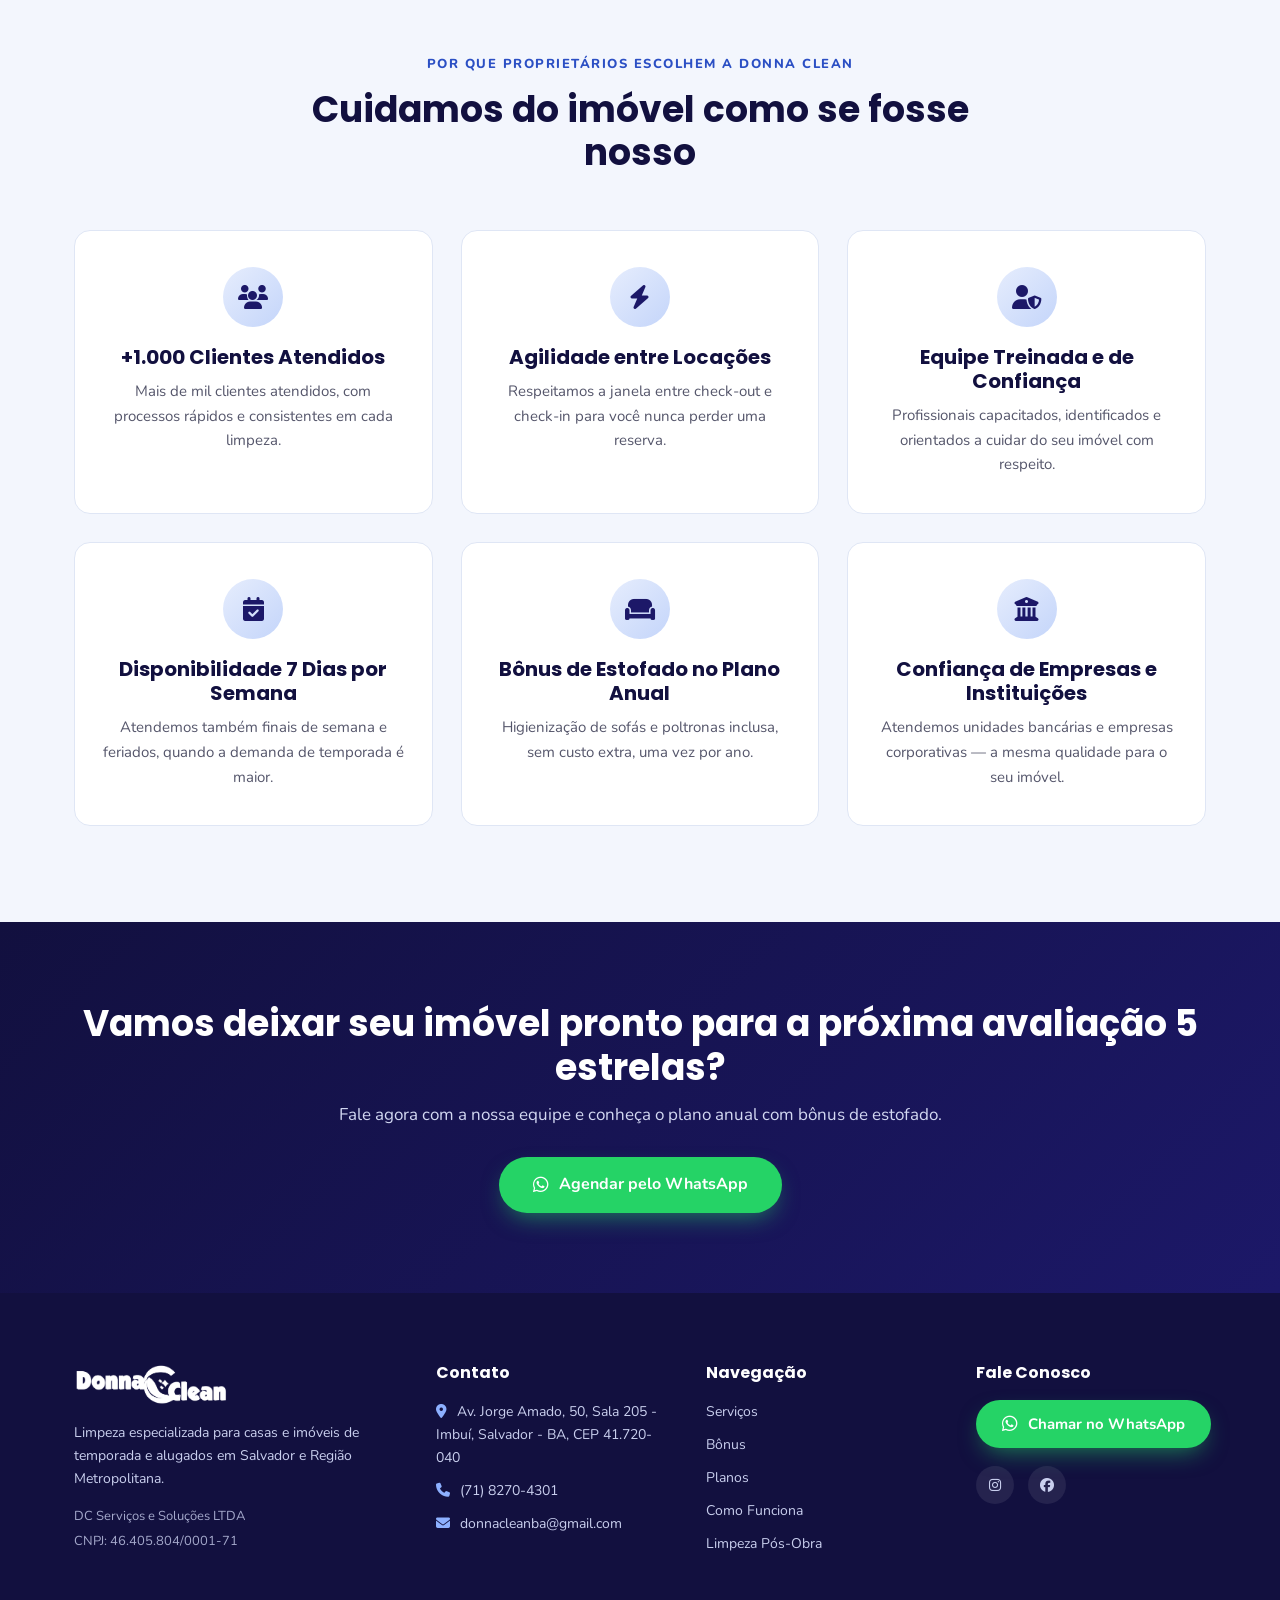
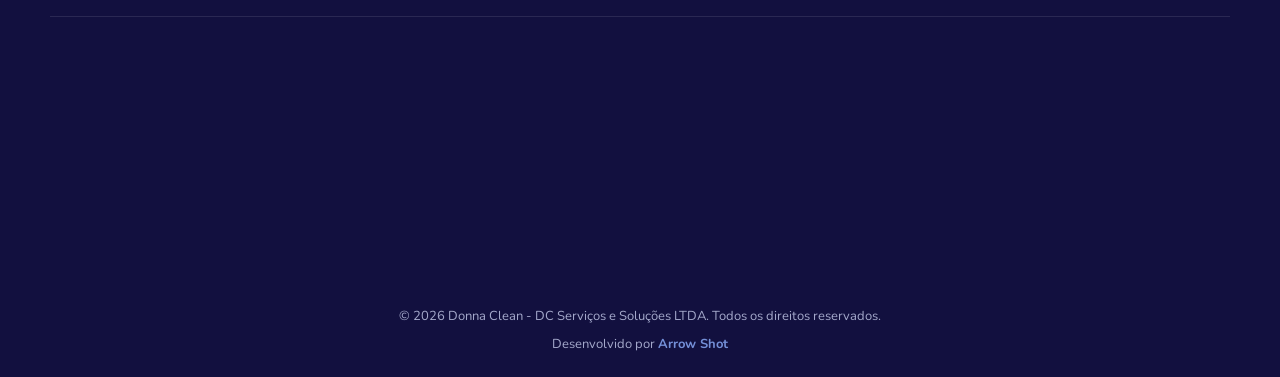
<file: alugel/index.html>
<!DOCTYPE html>
<html lang="pt-BR">
<head>
<meta charset="UTF-8">
<meta name="viewport" content="width=device-width, initial-scale=1.0">
<title>Donna Clean | Limpeza para Imóveis de Temporada em Salvador - BA</title>
<meta name="description" content="Limpeza para casas e imóveis de temporada em Salvador/BA: check-out, enxoval e reposição. Plano anual com higienização de estofado grátis. Peça no WhatsApp.">
<meta name="keywords" content="limpeza casa de temporada, limpeza imóvel de aluguel, faxina temporada Salvador, limpeza check-out, limpeza pós-locação, limpeza Airbnb, Donna Clean">
<meta name="robots" content="index, follow">
<meta name="theme-color" content="#1C1868">
<link rel="canonical" href="https://donnaclean.com.br/alugel/">

<meta property="og:type" content="website">
<meta property="og:title" content="Donna Clean | Limpeza para Imóveis de Temporada">
<meta property="og:description" content="Seu imóvel de temporada sempre pronto para o próximo hóspede. Plano anual com higienização de estofado grátis. Fale no WhatsApp.">
<meta property="og:image" content="../img/donna-clean-logo.png">
<meta property="og:locale" content="pt_BR">

<link rel="icon" type="image/png" sizes="32x32" href="../img/favicon-32.png">
<link rel="icon" type="image/png" sizes="512x512" href="../img/favicon.png">
<link rel="apple-touch-icon" href="../img/apple-touch-icon.png">

<link rel="preconnect" href="https://fonts.googleapis.com">
<link rel="preconnect" href="https://fonts.gstatic.com" crossorigin>
<link href="https://fonts.googleapis.com/css2?family=Poppins:wght@500;600;700;800&family=Nunito:wght@400;500;600;700;800&display=swap" rel="stylesheet">

<link rel="stylesheet" href="https://cdnjs.cloudflare.com/ajax/libs/font-awesome/6.5.1/css/all.min.css" integrity="sha512-DTOQO9RWCH3ppGqcWaEA1BIZOC6xxalwEsw9c2QQeAIftl+Vegovlnee1c9QX4TctnWMn13TZye+giMm8e2LwA==" crossorigin="anonymous" referrerpolicy="no-referrer">

<link rel="stylesheet" href="style.css">

<script type="application/ld+json">
{
  "@context": "https://schema.org",
  "@type": "LocalBusiness",
  "name": "Donna Clean - DC Serviços e Soluções LTDA",
  "image": "../img/donna-clean-logo.png",
  "telephone": "+55-71-8270-4301",
  "email": "donnacleanba@gmail.com",
  "priceRange": "$$",
  "address": {
    "@type": "PostalAddress",
    "streetAddress": "Av. Jorge Amado, 50, Sala 205",
    "addressLocality": "Salvador",
    "addressRegion": "BA",
    "postalCode": "41720-040",
    "addressCountry": "BR"
  },
  "areaServed": "Salvador e Região Metropolitana - BA",
  "description": "Limpeza de check-out para casas e imóveis de temporada e alugados."
}
</script>
</head>
<body>

<!-- HEADER -->
<header class="header" id="header">
  <div class="container header-inner">
    <a href="#topo" class="logo">
      <img src="../img/donna-clean-logo.png" alt="Donna Clean">
    </a>

    <nav class="nav" id="nav">
      <a href="#servicos">Serviços</a>
      <a href="#bonus">Bônus</a>
      <a href="#planos">Planos</a>
      <a href="#como-funciona">Como Funciona</a>
      <a href="#contato">Contato</a>
    </nav>

    <div class="header-actions">
      <a href="../" class="cross-link" title="Conheça a limpeza pós-obra" aria-label="Ver serviço de limpeza pós-obra">
        <i class="fa-solid fa-house-chimney-window"></i>
      </a>
      <a href="https://wa.me/557182704301?text=Ol%C3%A1%21%20Vim%20pelo%20site%20e%20tenho%20um%20im%C3%B3vel%20de%20temporada.%20Gostaria%20de%20saber%20mais%20sobre%20a%20limpeza." class="btn btn-whatsapp header-cta" target="_blank" rel="noopener" data-cta="header">
        <i class="fa-brands fa-whatsapp"></i> Falar no WhatsApp
      </a>
      <button class="menu-toggle" id="menuToggle" aria-label="Abrir menu" aria-expanded="false" aria-controls="nav">
        <i class="fa-solid fa-bars"></i>
      </button>
    </div>
  </div>
</header>

<!-- HERO -->
<section class="hero" id="topo">
  <div class="hero-shapes"></div>
  <div class="container hero-inner">
    <div class="hero-text reveal">
      <span class="badge"><i class="fa-solid fa-house-chimney"></i> Limpeza para casas e imóveis de temporada</span>
      <h1>Seu imóvel de temporada sempre pronto para receber hóspedes <span>nota 5 estrelas</span>.</h1>
      <p class="hero-sub"><strong>Mais de 1.000 clientes atendidos.</strong> Limpeza de check-out rápida, discreta e padronizada para casas e imóveis alugados por temporada em Salvador. Você cuida das reservas, nós cuidamos da limpeza.</p>

      <div class="hero-actions">
        <a href="https://wa.me/557182704301?text=Ol%C3%A1%21%20Vim%20pelo%20site%20e%20tenho%20um%20im%C3%B3vel%20de%20temporada.%20Gostaria%20de%20saber%20mais%20sobre%20a%20limpeza." class="btn btn-whatsapp btn-lg" target="_blank" rel="noopener" data-cta="hero">
          <i class="fa-brands fa-whatsapp"></i> Solicitar Orçamento pelo WhatsApp
        </a>
        <span class="cta-note"><i class="fa-solid fa-bolt"></i> Resposta rápida &middot; Orçamento sem compromisso</span>
      </div>

      <div class="hero-trust">
        <div class="hero-trust-item"><i class="fa-solid fa-users"></i><span>+1.000 clientes atendidos</span></div>
        <div class="hero-trust-item"><i class="fa-solid fa-bolt"></i><span>Limpeza entre uma locação e outra</span></div>
        <div class="hero-trust-item"><i class="fa-solid fa-calendar-check"></i><span>Disponibilidade 7 dias</span></div>
        <div class="hero-trust-item"><i class="fa-solid fa-star"></i><span>Padrão hoteleiro</span></div>
      </div>
    </div>

    <div class="hero-media reveal">
      <div class="photo-slot photo-slot-hero">
        <img src="../img/airbnb/quartopronto.jpg" alt="Quarto de imóvel de temporada limpo e organizado" width="1400" height="1400" fetchpriority="high" onerror="this.style.display='none'; this.nextElementSibling.style.display='flex';">
        <div class="photo-placeholder">
          <i class="fa-solid fa-camera"></i>
          <span>Foto: quarto/imóvel pronto para hóspedes</span>
        </div>
      </div>
      <div class="hero-float-card">
        <i class="fa-solid fa-couch"></i>
        <div>
          <strong>Plano anual</strong>
          <span>1 higienização de estofado grátis</span>
        </div>
      </div>
    </div>
  </div>
</section>

<!-- TRUST STRIP -->
<section class="trust-strip">
  <div class="container trust-strip-inner reveal">
    <div class="trust-strip-item"><i class="fa-solid fa-building-columns"></i> Também atendemos unidades bancárias e empresas corporativas</div>
    <div class="trust-strip-item"><i class="fa-solid fa-user-shield"></i> Equipe treinada e de confiança</div>
    <div class="trust-strip-item"><i class="fa-solid fa-camera-retro"></i> Relatório com fotos após cada limpeza</div>
  </div>
</section>

<!-- BÔNUS -->
<section class="bonus" id="bonus">
  <div class="container bonus-inner">
    <div class="bonus-text reveal">
      <span class="ribbon"><i class="fa-solid fa-gift"></i> Bônus exclusivo do Plano Anual</span>
      <h2>Feche o plano anual e ganhe <span>1 higienização de estofado grátis por ano</span></h2>
      <p>Sofás e poltronas acumulam poeira, odores e ácaros a cada nova locação. Proprietários que fecham o plano anual da Donna Clean recebem, sem custo adicional, uma higienização completa de estofados por ano — mantendo o imóvel sempre com aquele "cheiro de novo" nas fotos e nas avaliações.</p>
      <ul class="bonus-list">
        <li><i class="fa-solid fa-check"></i> Incluso automaticamente nos contratos de plano anual</li>
        <li><i class="fa-solid fa-check"></i> Remove ácaros, odores e manchas de sofás e poltronas</li>
        <li><i class="fa-solid fa-check"></i> Agendado no melhor dia entre uma locação e outra</li>
      </ul>
      <a href="https://wa.me/557182704301?text=Ol%C3%A1%21%20Quero%20saber%20mais%20sobre%20o%20plano%20anual%20com%20higieniza%C3%A7%C3%A3o%20de%20estofado%20gr%C3%A1tis." class="btn btn-whatsapp btn-lg" target="_blank" rel="noopener" data-cta="bonus">
        <i class="fa-brands fa-whatsapp"></i> Quero o Plano Anual com Bônus
      </a>
    </div>

    <div class="bonus-media reveal">
      <div class="compare compare-bonus" data-compare>
        <div class="compare-after">
          <img src="../img/airbnb/estofadolimpo.jpg" alt="Estofado limpo - depois da higienização" loading="lazy" onerror="this.style.display='none'; this.parentElement.classList.add('ph-after');">
          <span class="ph-label">DEPOIS</span>
        </div>
        <div class="compare-before">
          <img src="../img/airbnb/estofadosujo.jpg" alt="Estofado sujo - antes da higienização" loading="lazy" onerror="this.style.display='none'; this.parentElement.classList.add('ph-before');">
          <span class="ph-label">ANTES</span>
        </div>
        <input type="range" min="0" max="100" value="50" class="compare-range" aria-label="Comparar antes e depois do estofado">
        <div class="compare-handle" style="left:50%"><i class="fa-solid fa-arrows-left-right"></i></div>
      </div>
    </div>
  </div>
</section>

<!-- SERVIÇOS -->
<section class="section" id="servicos">
  <div class="container">
    <div class="section-head reveal">
      <span class="eyebrow">Nossos Serviços</span>
      <h2>Tudo que o seu imóvel de temporada precisa</h2>
      <p>Limpeza para casas, apartamentos e imóveis alugados por temporada: rápida, discreta e com padrão de qualidade em cada detalhe.</p>
    </div>

    <div class="grid grid-3">
      <article class="card service-card reveal">
        <div class="photo-slot photo-slot-card">
          <img src="../img/airbnb/turnover.jpg" alt="Carrinho de limpeza em imóvel de temporada entre locações" loading="lazy" onerror="this.style.display='none'; this.nextElementSibling.style.display='flex';">
          <div class="photo-placeholder"><i class="fa-solid fa-camera"></i><span>Entre locações</span></div>
          <span class="service-tag">Entre locações</span>
        </div>
        <div class="card-body">
          <div class="service-head">
            <h3>Limpeza de Check-out entre Locações</h3>
            <span class="service-num">01</span>
          </div>
          <p>Limpeza completa entre uma locação e outra, com agilidade para respeitar o horário do próximo check-in.</p>
          <ul class="service-checks">
            <li><i class="fa-solid fa-check"></i> Respeita o horário do check-in</li>
            <li><i class="fa-solid fa-check"></i> Limpeza completa do imóvel</li>
          </ul>
          <a href="https://wa.me/557182704301?text=Ol%C3%A1!%20Vim%20pelo%20site%20e%20tenho%20um%20im%C3%B3vel%20de%20temporada.%20Quero%20um%20or%C3%A7amento%20de%20limpeza%20de%20check-out." class="service-cta" target="_blank" rel="noopener" data-cta="servico-checkout" title="Abrir conversa no WhatsApp">
            <span>Quero um orçamento</span> <i class="fa-solid fa-arrow-right"></i>
          </a>
        </div>
      </article>

      <article class="card service-card reveal">
        <div class="photo-slot photo-slot-card">
          <img src="../img/airbnb/enxovalorganizado.jpg" alt="Troca de enxoval e amenities" loading="lazy" onerror="this.style.display='none'; this.nextElementSibling.style.display='flex';">
          <div class="photo-placeholder"><i class="fa-solid fa-camera"></i><span>Enxoval e amenities</span></div>
          <span class="service-tag">Enxoval e amenities</span>
        </div>
        <div class="card-body">
          <div class="service-head">
            <h3>Troca de Enxoval e Amenities</h3>
            <span class="service-num">02</span>
          </div>
          <p>Cama feita com capricho, toalhas trocadas e itens de boas-vindas organizados para cada novo hóspede.</p>
          <ul class="service-checks">
            <li><i class="fa-solid fa-check"></i> Cama feita e toalhas trocadas</li>
            <li><i class="fa-solid fa-check"></i> Itens de boas-vindas organizados</li>
          </ul>
          <a href="https://wa.me/557182704301?text=Ol%C3%A1!%20Vim%20pelo%20site%20e%20tenho%20um%20im%C3%B3vel%20de%20temporada.%20Quero%20um%20or%C3%A7amento%20de%20troca%20de%20enxoval%20e%20amenities." class="service-cta" target="_blank" rel="noopener" data-cta="servico-enxoval" title="Abrir conversa no WhatsApp">
            <span>Quero um orçamento</span> <i class="fa-solid fa-arrow-right"></i>
          </a>
        </div>
      </article>

      <article class="card service-card reveal">
        <div class="photo-slot photo-slot-card">
          <img src="../img/airbnb/repoisicaodeitens.jpg" alt="Reposição de itens" loading="lazy" onerror="this.style.display='none'; this.nextElementSibling.style.display='flex';">
          <div class="photo-placeholder"><i class="fa-solid fa-camera"></i><span>Reposição</span></div>
          <span class="service-tag">Reposição</span>
        </div>
        <div class="card-body">
          <div class="service-head">
            <h3>Reposição de Itens</h3>
            <span class="service-num">03</span>
          </div>
          <p>Papel higiênico, sabonete, café e outros itens de consumo conferidos e repostos a cada visita.</p>
          <ul class="service-checks">
            <li><i class="fa-solid fa-check"></i> Itens de consumo conferidos</li>
            <li><i class="fa-solid fa-check"></i> Repostos a cada visita</li>
          </ul>
          <a href="https://wa.me/557182704301?text=Ol%C3%A1!%20Vim%20pelo%20site%20e%20tenho%20um%20im%C3%B3vel%20de%20temporada.%20Quero%20um%20or%C3%A7amento%20de%20reposi%C3%A7%C3%A3o%20de%20itens." class="service-cta" target="_blank" rel="noopener" data-cta="servico-reposicao" title="Abrir conversa no WhatsApp">
            <span>Quero um orçamento</span> <i class="fa-solid fa-arrow-right"></i>
          </a>
        </div>
      </article>

      <article class="card service-card reveal">
        <div class="photo-slot photo-slot-card">
          <img src="../img/airbnb/prontopfoto.jpg" alt="Ambiente organizado e pronto para as fotos do anúncio" loading="lazy" onerror="this.style.display='none'; this.nextElementSibling.style.display='flex';">
          <div class="photo-placeholder"><i class="fa-solid fa-camera"></i><span>Pronto para o anúncio</span></div>
          <span class="service-tag">Pronto para o anúncio</span>
        </div>
        <div class="card-body">
          <div class="service-head">
            <h3>Organização "Pronto para Foto"</h3>
            <span class="service-num">04</span>
          </div>
          <p>Ambientes arrumados no capricho, prontos para impressionar o hóspede desde a primeira foto do anúncio.</p>
          <ul class="service-checks">
            <li><i class="fa-solid fa-check"></i> Ambientes arrumados</li>
            <li><i class="fa-solid fa-check"></i> Prontos para as fotos do anúncio</li>
          </ul>
          <a href="https://wa.me/557182704301?text=Ol%C3%A1!%20Vim%20pelo%20site%20e%20tenho%20um%20im%C3%B3vel%20de%20temporada.%20Quero%20um%20or%C3%A7amento%20de%20organiza%C3%A7%C3%A3o%20pronto%20para%20foto." class="service-cta" target="_blank" rel="noopener" data-cta="servico-pronto-foto" title="Abrir conversa no WhatsApp">
            <span>Quero um orçamento</span> <i class="fa-solid fa-arrow-right"></i>
          </a>
        </div>
      </article>

      <article class="card service-card reveal">
        <div class="photo-slot photo-slot-card">
          <img src="../img/airbnb/periodica.jpg" alt="Limpeza pesada periódica da cozinha" loading="lazy" onerror="this.style.display='none'; this.nextElementSibling.style.display='flex';">
          <div class="photo-placeholder"><i class="fa-solid fa-camera"></i><span>Faxina profunda</span></div>
          <span class="service-tag">Faxina profunda</span>
        </div>
        <div class="card-body">
          <div class="service-head">
            <h3>Limpeza Pesada Periódica</h3>
            <span class="service-num">05</span>
          </div>
          <p>Faxina profunda mensal ou trimestral para manter o imóvel impecável em todos os detalhes.</p>
          <ul class="service-checks">
            <li><i class="fa-solid fa-check"></i> Mensal ou trimestral</li>
            <li><i class="fa-solid fa-check"></i> Todos os detalhes do imóvel</li>
          </ul>
          <a href="https://wa.me/557182704301?text=Ol%C3%A1!%20Vim%20pelo%20site%20e%20tenho%20um%20im%C3%B3vel%20de%20temporada.%20Quero%20um%20or%C3%A7amento%20de%20limpeza%20pesada%20peri%C3%B3dica." class="service-cta" target="_blank" rel="noopener" data-cta="servico-periodica" title="Abrir conversa no WhatsApp">
            <span>Quero um orçamento</span> <i class="fa-solid fa-arrow-right"></i>
          </a>
        </div>
      </article>

      <article class="card service-card reveal">
        <div class="photo-slot photo-slot-card">
          <img src="../img/airbnb/estofado.jpg" alt="Higienização de estofados e colchões" loading="lazy" onerror="this.style.display='none'; this.nextElementSibling.style.display='flex';">
          <div class="photo-placeholder"><i class="fa-solid fa-camera"></i><span>Estofados e colchões</span></div>
          <span class="service-tag">Estofados e colchões</span>
        </div>
        <div class="card-body">
          <div class="service-head">
            <h3>Higienização de Estofados e Colchões</h3>
            <span class="service-num">06</span>
          </div>
          <p>Serviço avulso ou incluso no plano anual (bônus), eliminando odores, ácaros e manchas.</p>
          <ul class="service-checks">
            <li><i class="fa-solid fa-check"></i> Elimina odores, ácaros e manchas</li>
            <li><i class="fa-solid fa-check"></i> Incluso no plano anual (bônus)</li>
          </ul>
          <a href="https://wa.me/557182704301?text=Ol%C3%A1!%20Vim%20pelo%20site%20e%20tenho%20um%20im%C3%B3vel%20de%20temporada.%20Quero%20um%20or%C3%A7amento%20de%20higieniza%C3%A7%C3%A3o%20de%20estofados%20e%20colch%C3%B5es." class="service-cta" target="_blank" rel="noopener" data-cta="servico-estofados" title="Abrir conversa no WhatsApp">
            <span>Quero um orçamento</span> <i class="fa-solid fa-arrow-right"></i>
          </a>
        </div>
      </article>
    </div>

    <div class="section-cta reveal">
      <a href="https://wa.me/557182704301?text=Ol%C3%A1%21%20Vim%20pelo%20site%20e%20tenho%20um%20im%C3%B3vel%20de%20temporada.%20Gostaria%20de%20saber%20mais%20sobre%20a%20limpeza." class="btn btn-whatsapp btn-lg" target="_blank" rel="noopener" data-cta="servicos">
        <i class="fa-brands fa-whatsapp"></i> Quero um orçamento para o meu imóvel
      </a>
    </div>
  </div>
</section>

<!-- PLANOS -->
<section class="section section-alt" id="planos">
  <div class="container">
    <div class="section-head reveal">
      <span class="eyebrow">Planos de Serviço</span>
      <h2>Escolha o plano ideal para o seu imóvel</h2>
      <p>Atendimento sob demanda ou recorrente — você decide o que faz mais sentido para a sua operação.</p>
    </div>

    <div class="grid grid-3 pricing">
      <div class="price-card reveal">
        <h3>Serviço Avulso</h3>
        <p class="price-desc">Ideal para quem aluga de vez em quando ou quer conhecer o serviço.</p>
        <ul>
          <li><i class="fa-solid fa-check"></i> Limpeza de check-out sob demanda</li>
          <li><i class="fa-solid fa-check"></i> Enxoval e reposição de itens, quando contratados</li>
          <li><i class="fa-solid fa-check"></i> Sem fidelidade ou mensalidade</li>
        </ul>
        <a href="https://wa.me/557182704301?text=Ol%C3%A1%21%20Gostaria%20de%20saber%20o%20valor%20do%20servi%C3%A7o%20avulso%20de%20limpeza%20para%20o%20meu%20im%C3%B3vel." class="btn btn-outline-dark" target="_blank" rel="noopener" data-cta="plano-avulso">Consultar Valor</a>
      </div>

      <div class="price-card price-card-featured reveal">
        <span class="price-tag"><i class="fa-solid fa-crown"></i> Melhor Custo-Benefício</span>
        <h3>Plano Anual</h3>
        <p class="price-desc">Para quem aluga com frequência e busca previsibilidade e economia ao longo do ano.</p>
        <ul>
          <li><i class="fa-solid fa-check"></i> Limpezas recorrentes ao longo do ano</li>
          <li><i class="fa-solid fa-check"></i> Prioridade na agenda</li>
          <li><i class="fa-solid fa-check"></i> Relatório com fotos a cada serviço</li>
          <li class="highlight"><i class="fa-solid fa-gift"></i> 1 higienização de estofado grátis por ano</li>
        </ul>
        <a href="https://wa.me/557182704301?text=Ol%C3%A1%21%20Quero%20saber%20mais%20sobre%20o%20plano%20anual%20com%20higieniza%C3%A7%C3%A3o%20de%20estofado%20gr%C3%A1tis." class="btn btn-whatsapp" target="_blank" rel="noopener" data-cta="plano-anual"><i class="fa-brands fa-whatsapp"></i> Quero o Plano Anual</a>
      </div>

      <div class="price-card reveal">
        <h3>Plano Sob Medida</h3>
        <p class="price-desc">Para quem administra vários imóveis ou tem necessidades específicas.</p>
        <ul>
          <li><i class="fa-solid fa-check"></i> Atendimento para múltiplos imóveis</li>
          <li><i class="fa-solid fa-check"></i> Condições especiais para imobiliárias e gestores</li>
          <li><i class="fa-solid fa-check"></i> Escopo e frequência personalizados</li>
        </ul>
        <a href="https://wa.me/557182704301?text=Ol%C3%A1%21%20Administro%20mais%20de%20um%20im%C3%B3vel%20e%20gostaria%20de%20um%20plano%20sob%20medida." class="btn btn-outline-dark" target="_blank" rel="noopener" data-cta="plano-sob-medida">Falar com Consultor</a>
      </div>
    </div>
  </div>
</section>

<!-- COMO FUNCIONA -->
<section class="section" id="como-funciona">
  <div class="container">
    <div class="section-head reveal">
      <span class="eyebrow">Como Funciona</span>
      <h2>Simples para você, impecável para o hóspede</h2>
    </div>

    <div class="steps">
      <div class="step reveal">
        <div class="step-num">1</div>
        <h3>Você nos envia as datas</h3>
        <p>Compartilha as datas de check-out e check-in pelo WhatsApp.</p>
      </div>
      <div class="step reveal">
        <div class="step-num">2</div>
        <h3>Agendamos a limpeza</h3>
        <p>Organizamos a equipe para o horário entre uma locação e outra.</p>
      </div>
      <div class="step reveal">
        <div class="step-num">3</div>
        <h3>Equipe realiza o serviço</h3>
        <p>Limpeza, enxoval e reposição de itens com padrão hoteleiro.</p>
      </div>
      <div class="step reveal">
        <div class="step-num">4</div>
        <h3>Você recebe o relatório</h3>
        <p>Fotos do imóvel pronto, para você aprovar com tranquilidade.</p>
      </div>
    </div>
  </div>
</section>

<!-- DIFERENCIAIS -->
<section class="section section-alt">
  <div class="container">
    <div class="section-head reveal">
      <span class="eyebrow">Por que proprietários escolhem a Donna Clean</span>
      <h2>Cuidamos do imóvel como se fosse nosso</h2>
    </div>

    <div class="grid grid-3 features">
      <div class="feature reveal">
        <div class="feature-icon"><i class="fa-solid fa-users"></i></div>
        <h3>+1.000 Clientes Atendidos</h3>
        <p>Mais de mil clientes atendidos, com processos rápidos e consistentes em cada limpeza.</p>
      </div>
      <div class="feature reveal">
        <div class="feature-icon"><i class="fa-solid fa-bolt"></i></div>
        <h3>Agilidade entre Locações</h3>
        <p>Respeitamos a janela entre check-out e check-in para você nunca perder uma reserva.</p>
      </div>
      <div class="feature reveal">
        <div class="feature-icon"><i class="fa-solid fa-user-shield"></i></div>
        <h3>Equipe Treinada e de Confiança</h3>
        <p>Profissionais capacitados, identificados e orientados a cuidar do seu imóvel com respeito.</p>
      </div>
      <div class="feature reveal">
        <div class="feature-icon"><i class="fa-solid fa-calendar-check"></i></div>
        <h3>Disponibilidade 7 Dias por Semana</h3>
        <p>Atendemos também finais de semana e feriados, quando a demanda de temporada é maior.</p>
      </div>
      <div class="feature reveal">
        <div class="feature-icon"><i class="fa-solid fa-couch"></i></div>
        <h3>Bônus de Estofado no Plano Anual</h3>
        <p>Higienização de sofás e poltronas inclusa, sem custo extra, uma vez por ano.</p>
      </div>
      <div class="feature reveal">
        <div class="feature-icon"><i class="fa-solid fa-building-columns"></i></div>
        <h3>Confiança de Empresas e Instituições</h3>
        <p>Atendemos unidades bancárias e empresas corporativas — a mesma qualidade para o seu imóvel.</p>
      </div>
    </div>
  </div>
</section>

<!-- CTA FINAL -->
<section class="cta-final">
  <div class="container cta-final-inner reveal">
    <h2>Vamos deixar seu imóvel pronto para a próxima avaliação 5 estrelas?</h2>
    <p>Fale agora com a nossa equipe e conheça o plano anual com bônus de estofado.</p>
    <a href="https://wa.me/557182704301?text=Ol%C3%A1%21%20Vim%20pelo%20site%20e%20tenho%20um%20im%C3%B3vel%20de%20temporada.%20Gostaria%20de%20saber%20mais%20sobre%20a%20limpeza." class="btn btn-whatsapp btn-lg" target="_blank" rel="noopener" data-cta="cta-final">
      <i class="fa-brands fa-whatsapp"></i> Agendar pelo WhatsApp
    </a>
  </div>
</section>

<!-- CONTATO / FOOTER -->
<footer class="footer" id="contato">
  <div class="container footer-inner">
    <div class="footer-col">
      <img src="../img/donna-clean-logo.png" alt="Donna Clean" class="footer-logo">
      <p>Limpeza especializada para casas e imóveis de temporada e alugados em Salvador e Região Metropolitana.</p>
      <div class="footer-legal">
        <p>DC Serviços e Soluções LTDA</p>
        <p>CNPJ: 46.405.804/0001-71</p>
      </div>
    </div>

    <div class="footer-col">
      <h4>Contato</h4>
      <p><i class="fa-solid fa-location-dot"></i> Av. Jorge Amado, 50, Sala 205 - Imbuí, Salvador - BA, CEP 41.720-040</p>
      <p><i class="fa-solid fa-phone"></i> <a href="tel:+557182704301">(71) 8270-4301</a></p>
      <p><i class="fa-solid fa-envelope"></i> <a href="mailto:donnacleanba@gmail.com">donnacleanba@gmail.com</a></p>
    </div>

    <div class="footer-col">
      <h4>Navegação</h4>
      <a href="#servicos">Serviços</a>
      <a href="#bonus">Bônus</a>
      <a href="#planos">Planos</a>
      <a href="#como-funciona">Como Funciona</a>
      <a href="../">Limpeza Pós-Obra</a>
    </div>

    <div class="footer-col">
      <h4>Fale Conosco</h4>
      <a href="https://wa.me/557182704301?text=Ol%C3%A1%21%20Vim%20pelo%20site%20e%20tenho%20um%20im%C3%B3vel%20de%20temporada.%20Gostaria%20de%20saber%20mais%20sobre%20a%20limpeza." class="btn btn-whatsapp" target="_blank" rel="noopener" data-cta="footer">
        <i class="fa-brands fa-whatsapp"></i> Chamar no WhatsApp
      </a>
      <div class="footer-social">
        <a href="#" aria-label="Instagram"><i class="fa-brands fa-instagram"></i></a>
        <a href="#" aria-label="Facebook"><i class="fa-brands fa-facebook"></i></a>
      </div>
    </div>
  </div>

  <div class="footer-map">
    <iframe title="Localização Donna Clean" src="https://www.google.com/maps?q=Av.+Jorge+Amado,+50,+Imbu%C3%AD,+Salvador+-+BA,+41720-040&output=embed" loading="lazy" referrerpolicy="no-referrer-when-downgrade"></iframe>
  </div>

  <div class="footer-bottom">
    <p>&copy; <span id="year"></span> Donna Clean - DC Serviços e Soluções LTDA. Todos os direitos reservados.</p>
    <p class="footer-credit">Desenvolvido por <a href="https://marketingparalimpeza.com.br/" target="_blank" rel="noopener"><strong>Arrow Shot</strong></a></p>
  </div>
</footer>

<!-- WHATSAPP FLOAT -->
<a href="https://wa.me/557182704301?text=Ol%C3%A1%21%20Vim%20pelo%20site%20e%20tenho%20um%20im%C3%B3vel%20de%20temporada.%20Gostaria%20de%20saber%20mais%20sobre%20a%20limpeza." class="whatsapp-float" target="_blank" rel="noopener" aria-label="Falar no WhatsApp" data-cta="float">
  <i class="fa-brands fa-whatsapp"></i>
</a>

<!-- MOBILE STICKY CTA -->
<div class="mobile-sticky">
  <a href="https://wa.me/557182704301?text=Ol%C3%A1%21%20Vim%20pelo%20site%20e%20tenho%20um%20im%C3%B3vel%20de%20temporada.%20Gostaria%20de%20saber%20mais%20sobre%20a%20limpeza." class="btn btn-whatsapp" target="_blank" rel="noopener" data-cta="sticky"><i class="fa-brands fa-whatsapp"></i> Solicitar orçamento no WhatsApp</a>
</div>

<script src="java.js"></script>
</body>
</html>
</file>
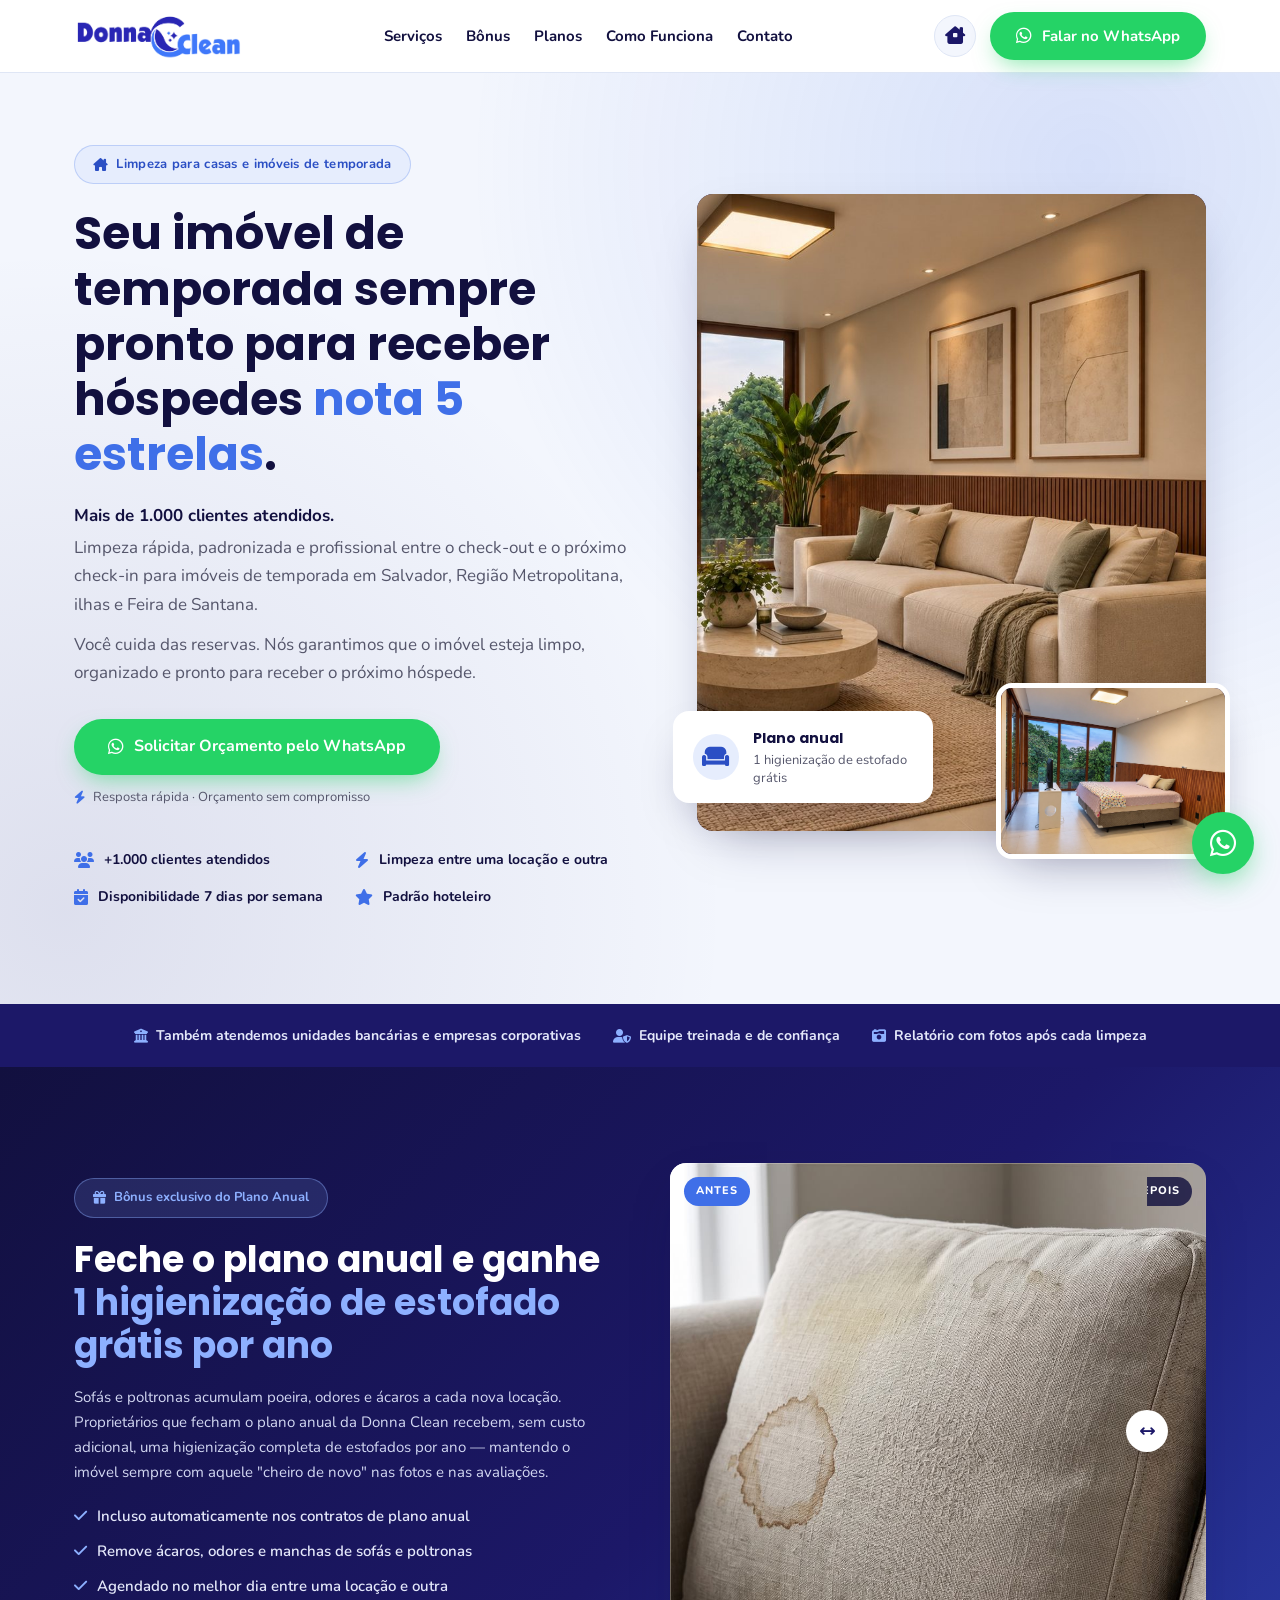
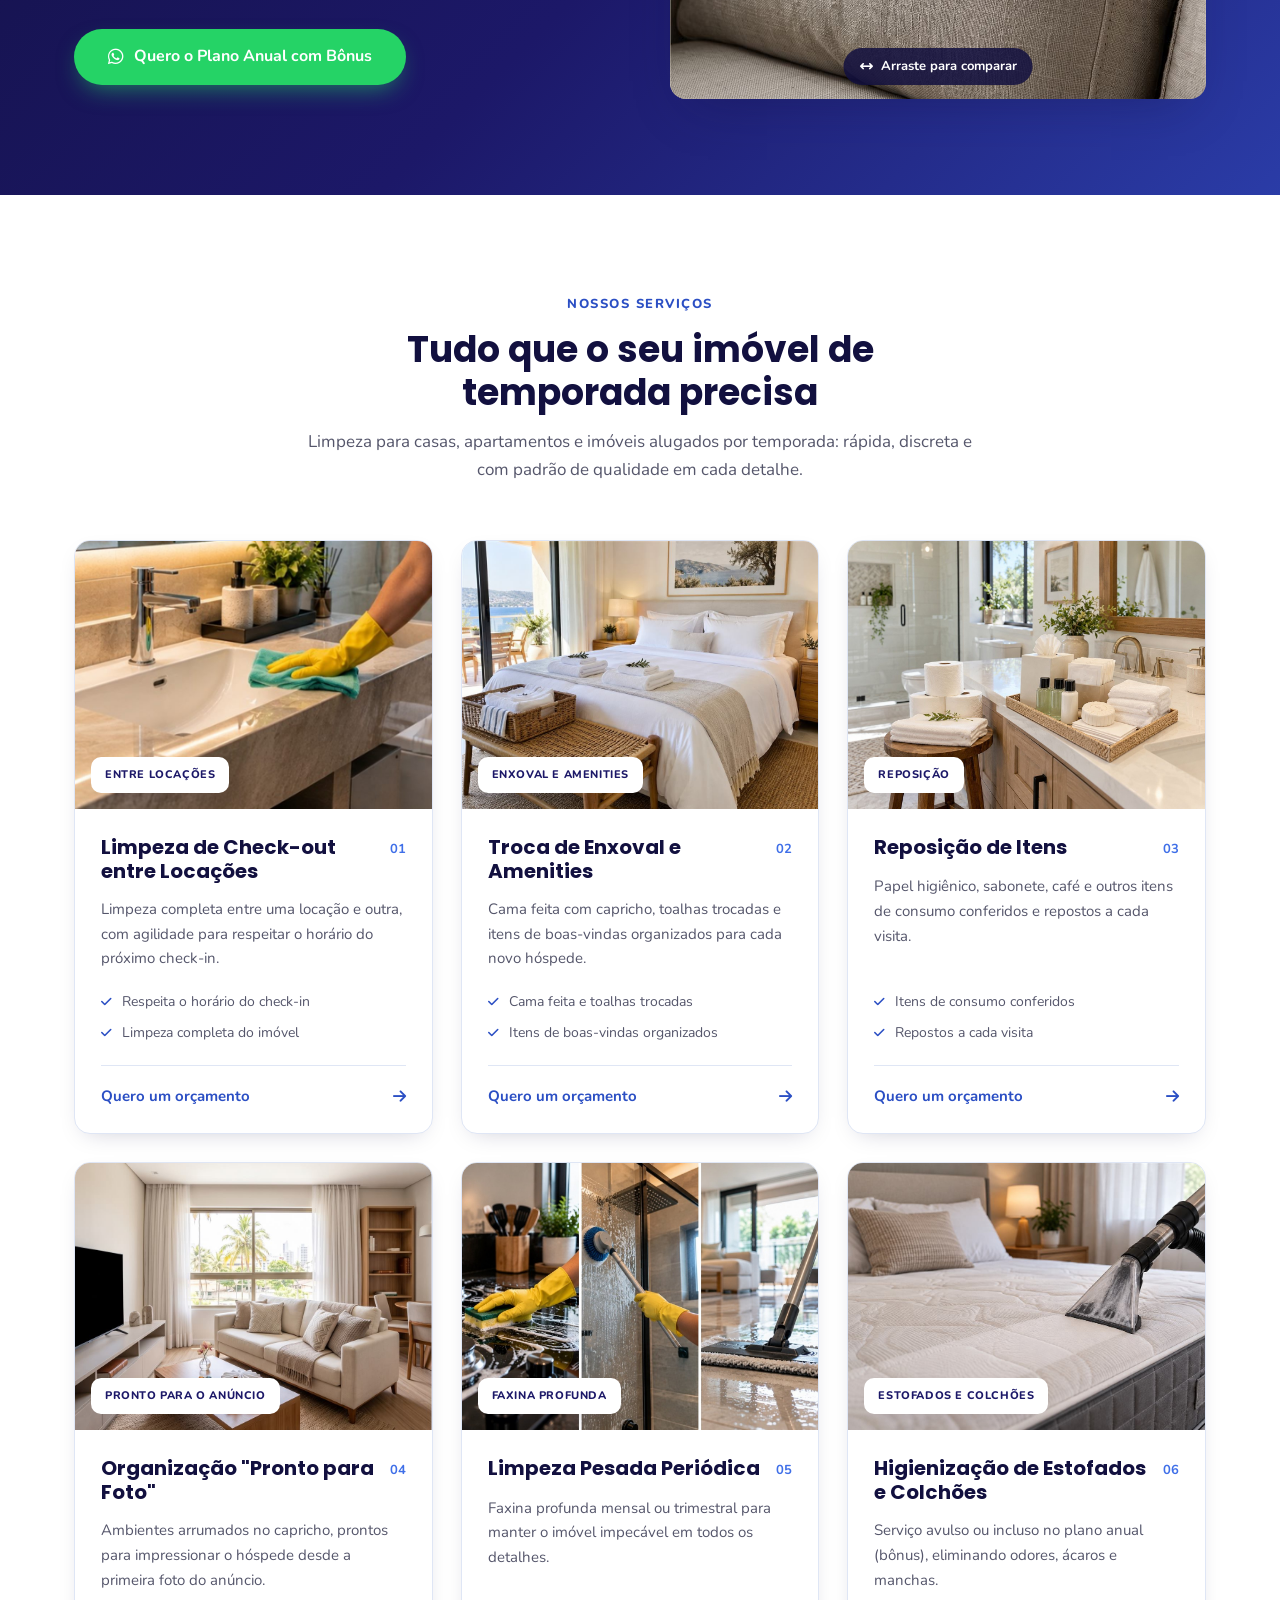
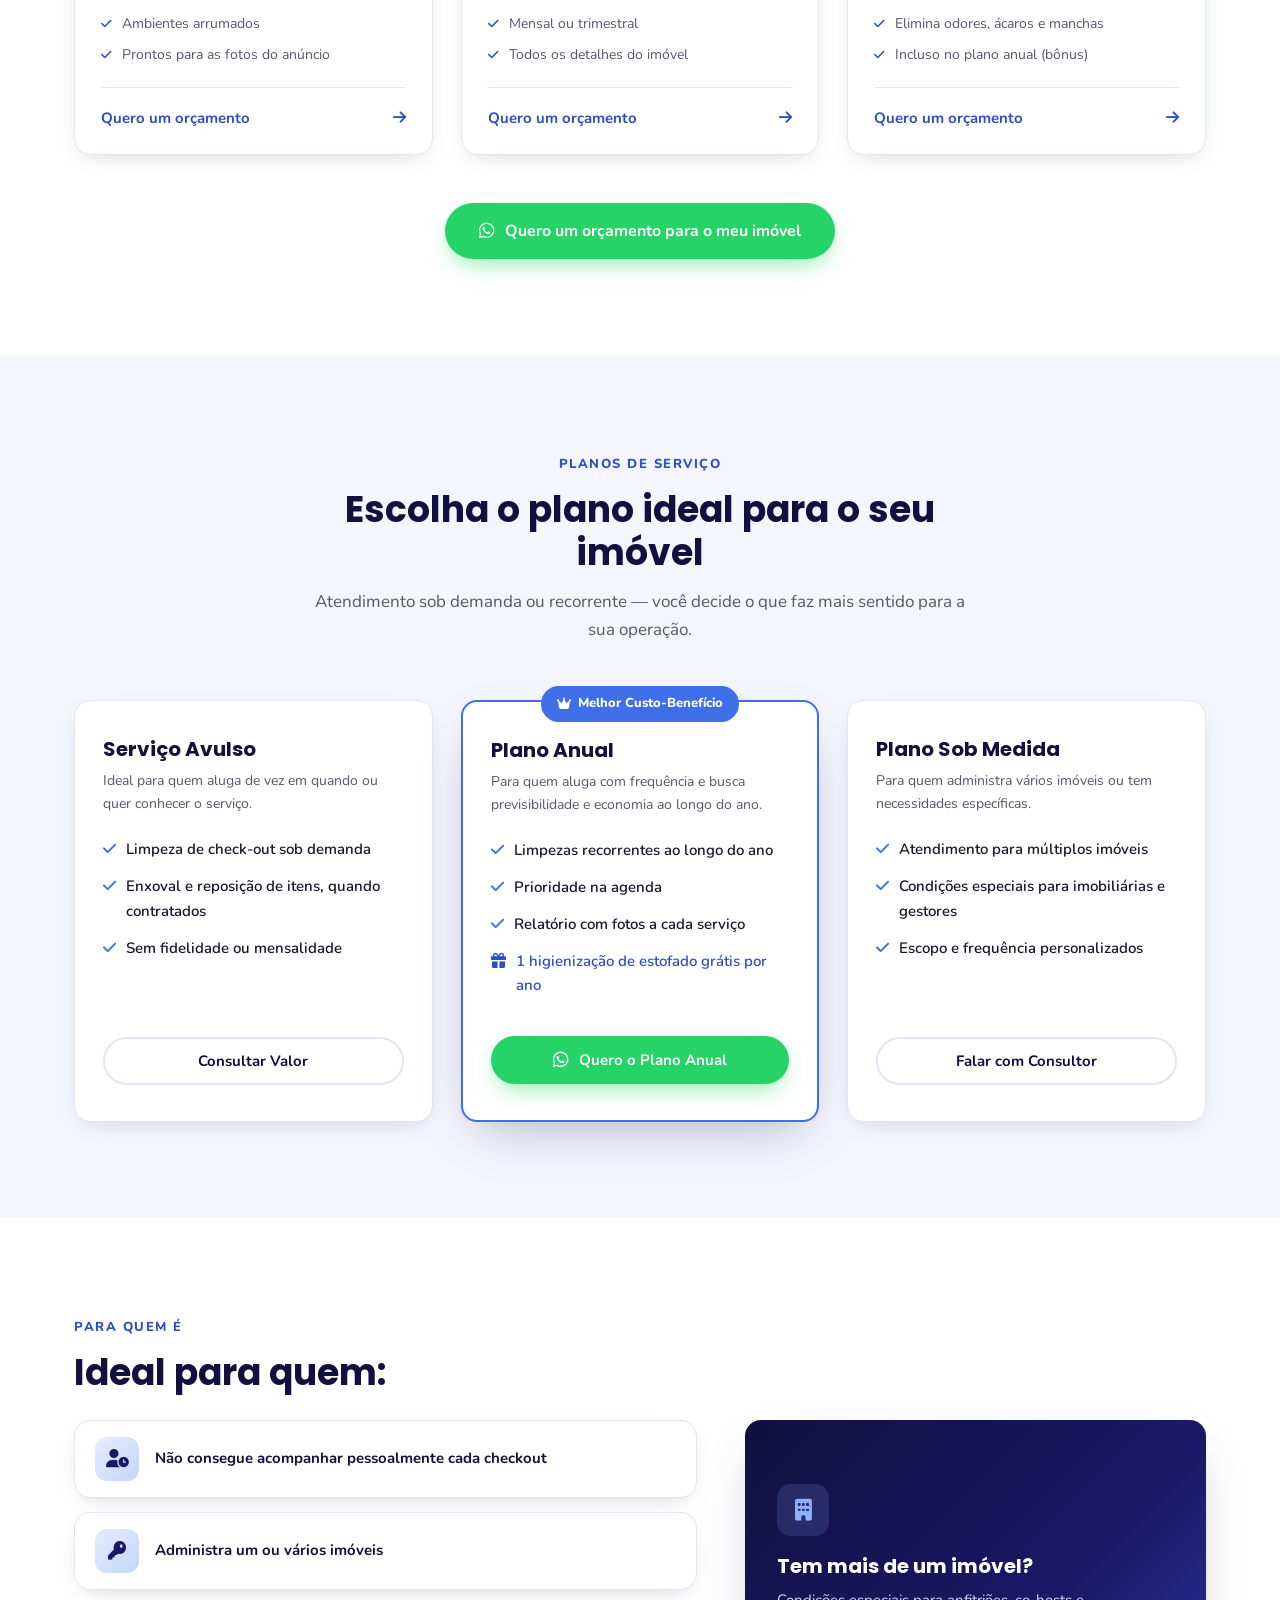
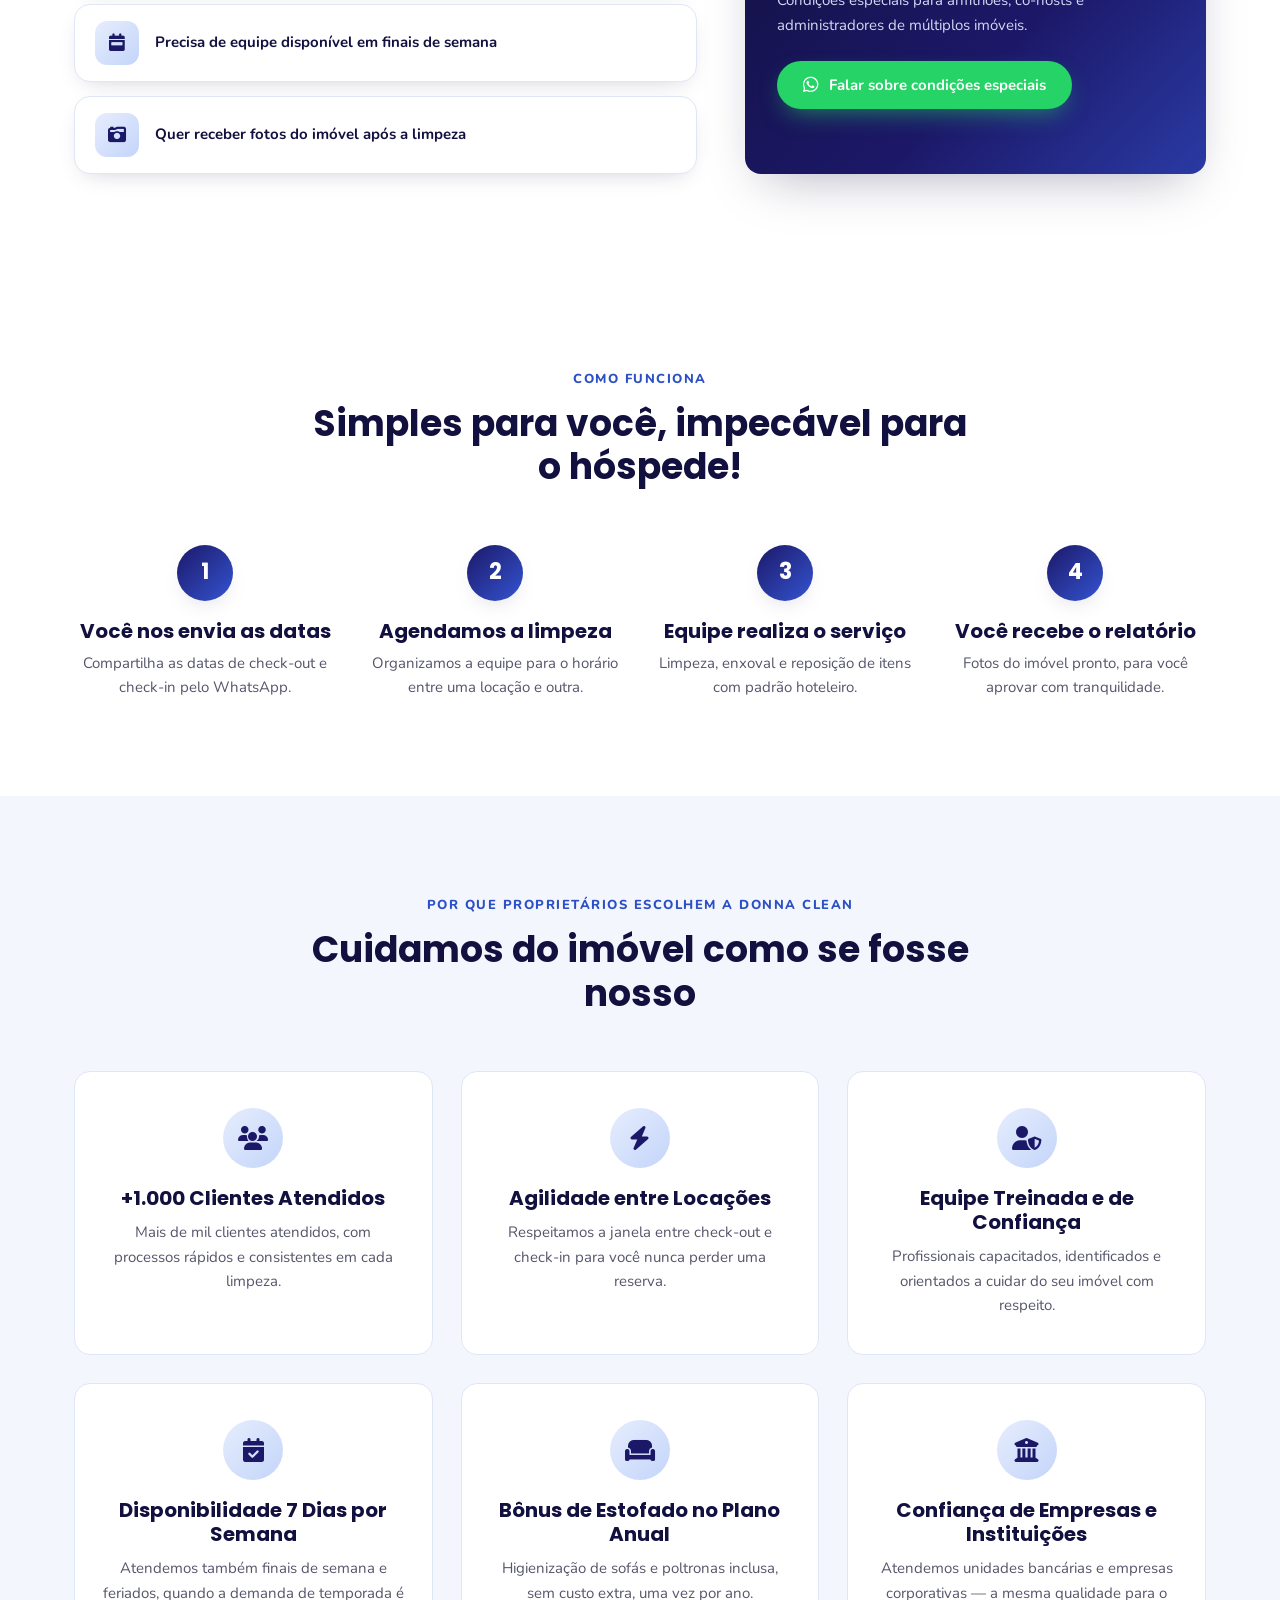
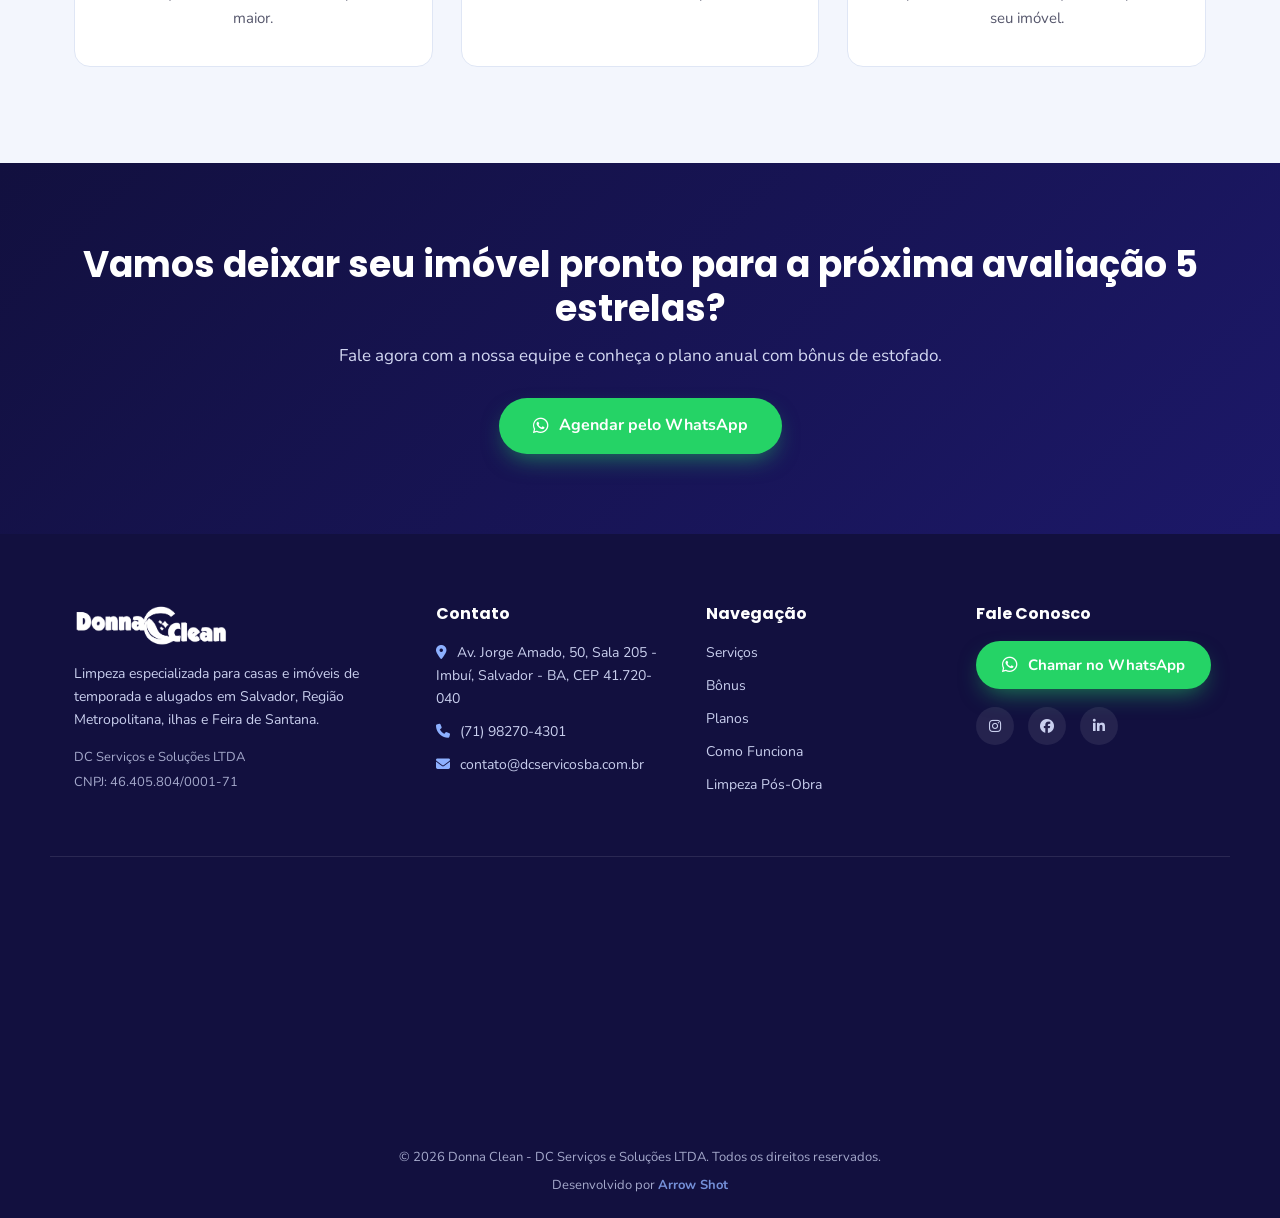
<file: aluguel/index.html>
<!DOCTYPE html>
<html lang="pt-BR">
<head>
<meta charset="UTF-8">
<meta name="viewport" content="width=device-width, initial-scale=1.0">
<title>Donna Clean | Limpeza para Imóveis de Temporada em Salvador - BA</title>
<meta name="description" content="Limpeza para imóveis de temporada em Salvador, região, ilhas e Feira de Santana: check-out, enxoval e reposição. Plano anual com estofado grátis.">
<meta name="keywords" content="limpeza casa de temporada, limpeza imóvel de aluguel, faxina temporada Salvador, limpeza check-out, limpeza pós-locação, limpeza aluguel por temporada, limpeza Feira de Santana, Donna Clean">
<meta name="robots" content="index, follow">
<meta name="theme-color" content="#1C1868">
<link rel="canonical" href="https://dcservicosba.com.br/aluguel/">

<meta property="og:type" content="website">
<meta property="og:title" content="Donna Clean | Limpeza para Imóveis de Temporada">
<meta property="og:description" content="Seu imóvel de temporada sempre pronto para o próximo hóspede. Plano anual com higienização de estofado grátis. Fale no WhatsApp.">
<meta property="og:image" content="../img/donna-clean-logo.png">
<meta property="og:locale" content="pt_BR">

<link rel="icon" type="image/png" sizes="32x32" href="../img/favicon-32.png">
<link rel="icon" type="image/png" sizes="512x512" href="../img/favicon.png">
<link rel="apple-touch-icon" href="../img/apple-touch-icon.png">

<link rel="preconnect" href="https://fonts.googleapis.com">
<link rel="preconnect" href="https://fonts.gstatic.com" crossorigin>
<link href="https://fonts.googleapis.com/css2?family=Poppins:wght@500;600;700;800&family=Nunito:wght@400;500;600;700;800&display=swap" rel="stylesheet">

<link rel="stylesheet" href="https://cdnjs.cloudflare.com/ajax/libs/font-awesome/6.5.1/css/all.min.css" integrity="sha512-DTOQO9RWCH3ppGqcWaEA1BIZOC6xxalwEsw9c2QQeAIftl+Vegovlnee1c9QX4TctnWMn13TZye+giMm8e2LwA==" crossorigin="anonymous" referrerpolicy="no-referrer">

<link rel="stylesheet" href="style.css?v=20261002">

<script type="application/ld+json">
{
  "@context": "https://schema.org",
  "@type": "LocalBusiness",
  "name": "Donna Clean - DC Serviços e Soluções LTDA",
  "image": "../img/donna-clean-logo.png",
  "telephone": "+55-71-98270-4301",
  "email": "contato@dcservicosba.com.br",
  "priceRange": "$$",
  "address": {
    "@type": "PostalAddress",
    "streetAddress": "Av. Jorge Amado, 50, Sala 205",
    "addressLocality": "Salvador",
    "addressRegion": "BA",
    "postalCode": "41720-040",
    "addressCountry": "BR"
  },
  "areaServed": ["Salvador - BA", "Região Metropolitana de Salvador - BA", "Ilhas", "Feira de Santana - BA"],
  "description": "Limpeza de check-out para casas e imóveis de temporada e alugados."
}
</script>
</head>
<body>

<!-- HEADER -->
<header class="header" id="header">
  <div class="container header-inner">
    <a href="#topo" class="logo">
      <img src="../img/donna-clean-logo.png" alt="Donna Clean">
    </a>

    <nav class="nav" id="nav">
      <a href="#servicos">Serviços</a>
      <a href="#bonus">Bônus</a>
      <a href="#planos">Planos</a>
      <a href="#como-funciona">Como Funciona</a>
      <a href="#contato">Contato</a>
    </nav>

    <div class="header-actions">
      <a href="../" class="cross-link" title="Conheça a limpeza pós-obra" aria-label="Ver serviço de limpeza pós-obra">
        <i class="fa-solid fa-house-chimney-window"></i>
      </a>
      <a href="https://wa.me/5571982704301?text=Ol%C3%A1%21%20Vim%20pelo%20site%20e%20tenho%20um%20im%C3%B3vel%20de%20temporada.%20Gostaria%20de%20saber%20mais%20sobre%20a%20limpeza." class="btn btn-whatsapp header-cta" target="_blank" rel="noopener" data-cta="header">
        <i class="fa-brands fa-whatsapp"></i> Falar no WhatsApp
      </a>
      <button class="menu-toggle" id="menuToggle" aria-label="Abrir menu" aria-expanded="false" aria-controls="nav">
        <i class="fa-solid fa-bars"></i>
      </button>
    </div>
  </div>
</header>

<!-- HERO -->
<section class="hero" id="topo">
  <div class="hero-shapes"></div>
  <div class="container hero-inner">
    <div class="hero-text reveal">
      <span class="badge"><i class="fa-solid fa-house-chimney"></i> Limpeza para casas e imóveis de temporada</span>
      <h1>Seu imóvel de temporada sempre pronto para receber hóspedes <span>nota 5 estrelas</span>.</h1>
      <p class="hero-sub"><strong class="hero-sub-lead">Mais de 1.000 clientes atendidos.</strong> Limpeza rápida, padronizada e profissional entre o check-out e o próximo check-in para imóveis de temporada em Salvador, Região Metropolitana, ilhas e Feira de Santana.<span class="hero-sub-line">Você cuida das reservas. Nós garantimos que o imóvel esteja limpo, organizado e pronto para receber o próximo hóspede.</span></p>

      <div class="hero-actions">
        <a href="https://wa.me/5571982704301?text=Ol%C3%A1%21%20Vim%20pelo%20site%20e%20tenho%20um%20im%C3%B3vel%20de%20temporada.%20Gostaria%20de%20saber%20mais%20sobre%20a%20limpeza." class="btn btn-whatsapp btn-lg" target="_blank" rel="noopener" data-cta="hero">
          <i class="fa-brands fa-whatsapp"></i> Solicitar Orçamento pelo WhatsApp
        </a>
        <span class="cta-note"><i class="fa-solid fa-bolt"></i> Resposta rápida &middot; Orçamento sem compromisso</span>
      </div>

      <div class="hero-trust">
        <div class="hero-trust-item"><i class="fa-solid fa-users"></i><span>+1.000 clientes atendidos</span></div>
        <div class="hero-trust-item"><i class="fa-solid fa-bolt"></i><span>Limpeza entre uma locação e outra</span></div>
        <div class="hero-trust-item"><i class="fa-solid fa-calendar-check"></i><span>Disponibilidade 7 dias por semana</span></div>
        <div class="hero-trust-item"><i class="fa-solid fa-star"></i><span>Padrão hoteleiro</span></div>
      </div>
    </div>

    <div class="hero-media reveal">
      <div class="hero-gallery">
        <div class="hero-photo-main">
          <img src="../img/aluguel/hero-sala.jpg" alt="Sala de estar de imóvel de temporada limpa e pronta para receber hóspedes" width="1280" height="960" fetchpriority="high">
        </div>
        <div class="hero-photo-inset">
          <img src="../img/aluguel/hero-quarto.jpg" alt="Quarto de imóvel de temporada com cama arrumada e pronto para o próximo hóspede" width="1280" height="960" loading="lazy">
        </div>
      </div>
      <div class="hero-float-card">
        <i class="fa-solid fa-couch"></i>
        <div>
          <strong>Plano anual</strong>
          <span>1 higienização de estofado grátis</span>
        </div>
      </div>
    </div>
  </div>
</section>

<!-- TRUST STRIP -->
<section class="trust-strip">
  <div class="container trust-strip-inner reveal">
    <div class="trust-strip-item"><i class="fa-solid fa-building-columns"></i> Também atendemos unidades bancárias e empresas corporativas</div>
    <div class="trust-strip-item"><i class="fa-solid fa-user-shield"></i> Equipe treinada e de confiança</div>
    <div class="trust-strip-item"><i class="fa-solid fa-camera-retro"></i> Relatório com fotos após cada limpeza</div>
  </div>
</section>

<!-- BÔNUS -->
<section class="bonus" id="bonus">
  <div class="container bonus-inner">
    <div class="bonus-text reveal">
      <span class="ribbon"><i class="fa-solid fa-gift"></i> Bônus exclusivo do Plano Anual</span>
      <h2>Feche o plano anual e ganhe <span>1 higienização de estofado grátis por ano</span></h2>
      <p>Sofás e poltronas acumulam poeira, odores e ácaros a cada nova locação. Proprietários que fecham o plano anual da Donna Clean recebem, sem custo adicional, uma higienização completa de estofados por ano — mantendo o imóvel sempre com aquele "cheiro de novo" nas fotos e nas avaliações.</p>
      <ul class="bonus-list">
        <li><i class="fa-solid fa-check"></i> Incluso automaticamente nos contratos de plano anual</li>
        <li><i class="fa-solid fa-check"></i> Remove ácaros, odores e manchas de sofás e poltronas</li>
        <li><i class="fa-solid fa-check"></i> Agendado no melhor dia entre uma locação e outra</li>
      </ul>
      <a href="https://wa.me/5571982704301?text=Ol%C3%A1%21%20Quero%20saber%20mais%20sobre%20o%20plano%20anual%20com%20higieniza%C3%A7%C3%A3o%20de%20estofado%20gr%C3%A1tis." class="btn btn-whatsapp btn-lg" target="_blank" rel="noopener" data-cta="bonus">
        <i class="fa-brands fa-whatsapp"></i> Quero o Plano Anual com Bônus
      </a>
    </div>

    <div class="bonus-media reveal">
      <div class="compare compare-bonus" data-compare>
        <div class="compare-after">
          <img src="../img/aluguel/estofadolimpo.jpg" alt="Estofado limpo - depois da higienização" loading="lazy" onerror="this.style.display='none'; this.parentElement.classList.add('ph-after');">
          <span class="ph-label">DEPOIS</span>
        </div>
        <div class="compare-before">
          <img src="../img/aluguel/estofadosujo.jpg" alt="Estofado sujo - antes da higienização" loading="lazy" onerror="this.style.display='none'; this.parentElement.classList.add('ph-before');">
          <span class="ph-label">ANTES</span>
        </div>
        <input type="range" min="0" max="100" value="50" class="compare-range" aria-label="Comparar antes e depois do estofado">
        <div class="compare-handle" style="left:50%"><i class="fa-solid fa-arrows-left-right"></i></div>
      </div>
    </div>
  </div>
</section>

<!-- SERVIÇOS -->
<section class="section" id="servicos">
  <div class="container">
    <div class="section-head reveal">
      <span class="eyebrow">Nossos Serviços</span>
      <h2>Tudo que o seu imóvel de temporada precisa</h2>
      <p>Limpeza para casas, apartamentos e imóveis alugados por temporada: rápida, discreta e com padrão de qualidade em cada detalhe.</p>
    </div>

    <div class="grid grid-3">
      <article class="card service-card reveal">
        <div class="photo-slot photo-slot-card">
          <img src="../img/aluguel/checkout-limpeza.jpg" alt="Profissional de luvas limpando a pia e a bancada do banheiro" loading="lazy" onerror="this.style.display='none'; this.nextElementSibling.style.display='flex';">
          <div class="photo-placeholder"><i class="fa-solid fa-camera"></i><span>Entre locações</span></div>
          <span class="service-tag">Entre locações</span>
        </div>
        <div class="card-body">
          <div class="service-head">
            <h3>Limpeza de Check-out entre Locações</h3>
            <span class="service-num">01</span>
          </div>
          <p>Limpeza completa entre uma locação e outra, com agilidade para respeitar o horário do próximo check-in.</p>
          <ul class="service-checks">
            <li><i class="fa-solid fa-check"></i> Respeita o horário do check-in</li>
            <li><i class="fa-solid fa-check"></i> Limpeza completa do imóvel</li>
          </ul>
          <a href="https://wa.me/5571982704301?text=Ol%C3%A1!%20Vim%20pelo%20site%20e%20tenho%20um%20im%C3%B3vel%20de%20temporada.%20Quero%20um%20or%C3%A7amento%20de%20limpeza%20de%20check-out." class="service-cta" target="_blank" rel="noopener" data-cta="servico-checkout" title="Abrir conversa no WhatsApp">
            <span>Quero um orçamento</span> <i class="fa-solid fa-arrow-right"></i>
          </a>
        </div>
      </article>

      <article class="card service-card reveal">
        <div class="photo-slot photo-slot-card">
          <img src="../img/aluguel/enxoval-quarto.jpg" alt="Cama arrumada com toalhas dobradas e cesta de enxoval" loading="lazy" onerror="this.style.display='none'; this.nextElementSibling.style.display='flex';">
          <div class="photo-placeholder"><i class="fa-solid fa-camera"></i><span>Enxoval e amenities</span></div>
          <span class="service-tag">Enxoval e amenities</span>
        </div>
        <div class="card-body">
          <div class="service-head">
            <h3>Troca de Enxoval e Amenities</h3>
            <span class="service-num">02</span>
          </div>
          <p>Cama feita com capricho, toalhas trocadas e itens de boas-vindas organizados para cada novo hóspede.</p>
          <ul class="service-checks">
            <li><i class="fa-solid fa-check"></i> Cama feita e toalhas trocadas</li>
            <li><i class="fa-solid fa-check"></i> Itens de boas-vindas organizados</li>
          </ul>
          <a href="https://wa.me/5571982704301?text=Ol%C3%A1!%20Vim%20pelo%20site%20e%20tenho%20um%20im%C3%B3vel%20de%20temporada.%20Quero%20um%20or%C3%A7amento%20de%20troca%20de%20enxoval%20e%20amenities." class="service-cta" target="_blank" rel="noopener" data-cta="servico-enxoval" title="Abrir conversa no WhatsApp">
            <span>Quero um orçamento</span> <i class="fa-solid fa-arrow-right"></i>
          </a>
        </div>
      </article>

      <article class="card service-card reveal">
        <div class="photo-slot photo-slot-card">
          <img src="../img/aluguel/reposicao-banheiro.jpg" alt="Bancada de banheiro com papel higiênico, toalhas, sabonete e amenities repostos" loading="lazy" onerror="this.style.display='none'; this.nextElementSibling.style.display='flex';">
          <div class="photo-placeholder"><i class="fa-solid fa-camera"></i><span>Reposição</span></div>
          <span class="service-tag">Reposição</span>
        </div>
        <div class="card-body">
          <div class="service-head">
            <h3>Reposição de Itens</h3>
            <span class="service-num">03</span>
          </div>
          <p>Papel higiênico, sabonete, café e outros itens de consumo conferidos e repostos a cada visita.</p>
          <ul class="service-checks">
            <li><i class="fa-solid fa-check"></i> Itens de consumo conferidos</li>
            <li><i class="fa-solid fa-check"></i> Repostos a cada visita</li>
          </ul>
          <a href="https://wa.me/5571982704301?text=Ol%C3%A1!%20Vim%20pelo%20site%20e%20tenho%20um%20im%C3%B3vel%20de%20temporada.%20Quero%20um%20or%C3%A7amento%20de%20reposi%C3%A7%C3%A3o%20de%20itens." class="service-cta" target="_blank" rel="noopener" data-cta="servico-reposicao" title="Abrir conversa no WhatsApp">
            <span>Quero um orçamento</span> <i class="fa-solid fa-arrow-right"></i>
          </a>
        </div>
      </article>

      <article class="card service-card reveal">
        <div class="photo-slot photo-slot-card">
          <img class="flip-x" src="../img/aluguel/prontopfoto.jpg" alt="Sala de estar organizada e pronta para as fotos do anúncio" loading="lazy" onerror="this.style.display='none'; this.nextElementSibling.style.display='flex';">
          <div class="photo-placeholder"><i class="fa-solid fa-camera"></i><span>Pronto para o anúncio</span></div>
          <span class="service-tag">Pronto para o anúncio</span>
        </div>
        <div class="card-body">
          <div class="service-head">
            <h3>Organização "Pronto para Foto"</h3>
            <span class="service-num">04</span>
          </div>
          <p>Ambientes arrumados no capricho, prontos para impressionar o hóspede desde a primeira foto do anúncio.</p>
          <ul class="service-checks">
            <li><i class="fa-solid fa-check"></i> Ambientes arrumados</li>
            <li><i class="fa-solid fa-check"></i> Prontos para as fotos do anúncio</li>
          </ul>
          <a href="https://wa.me/5571982704301?text=Ol%C3%A1!%20Vim%20pelo%20site%20e%20tenho%20um%20im%C3%B3vel%20de%20temporada.%20Quero%20um%20or%C3%A7amento%20de%20organiza%C3%A7%C3%A3o%20pronto%20para%20foto." class="service-cta" target="_blank" rel="noopener" data-cta="servico-pronto-foto" title="Abrir conversa no WhatsApp">
            <span>Quero um orçamento</span> <i class="fa-solid fa-arrow-right"></i>
          </a>
        </div>
      </article>

      <article class="card service-card reveal">
        <div class="photo-slot photo-slot-card">
          <img src="../img/aluguel/pesada-temporada.jpg" alt="Limpeza pesada: cooktop esfregado com esponja, box do banheiro com escova e piso com mop" loading="lazy" onerror="this.style.display='none'; this.nextElementSibling.style.display='flex';">
          <div class="photo-placeholder"><i class="fa-solid fa-camera"></i><span>Faxina profunda</span></div>
          <span class="service-tag">Faxina profunda</span>
        </div>
        <div class="card-body">
          <div class="service-head">
            <h3>Limpeza Pesada Periódica</h3>
            <span class="service-num">05</span>
          </div>
          <p>Faxina profunda mensal ou trimestral para manter o imóvel impecável em todos os detalhes.</p>
          <ul class="service-checks">
            <li><i class="fa-solid fa-check"></i> Mensal ou trimestral</li>
            <li><i class="fa-solid fa-check"></i> Todos os detalhes do imóvel</li>
          </ul>
          <a href="https://wa.me/5571982704301?text=Ol%C3%A1!%20Vim%20pelo%20site%20e%20tenho%20um%20im%C3%B3vel%20de%20temporada.%20Quero%20um%20or%C3%A7amento%20de%20limpeza%20pesada%20peri%C3%B3dica." class="service-cta" target="_blank" rel="noopener" data-cta="servico-periodica" title="Abrir conversa no WhatsApp">
            <span>Quero um orçamento</span> <i class="fa-solid fa-arrow-right"></i>
          </a>
        </div>
      </article>

      <article class="card service-card reveal">
        <div class="photo-slot photo-slot-card">
          <img src="../img/aluguel/estofado-colchao.jpg" alt="Limpeza profissional de colchão com extratora" loading="lazy" onerror="this.style.display='none'; this.nextElementSibling.style.display='flex';">
          <div class="photo-placeholder"><i class="fa-solid fa-camera"></i><span>Estofados e colchões</span></div>
          <span class="service-tag">Estofados e colchões</span>
        </div>
        <div class="card-body">
          <div class="service-head">
            <h3>Higienização de Estofados e Colchões</h3>
            <span class="service-num">06</span>
          </div>
          <p>Serviço avulso ou incluso no plano anual (bônus), eliminando odores, ácaros e manchas.</p>
          <ul class="service-checks">
            <li><i class="fa-solid fa-check"></i> Elimina odores, ácaros e manchas</li>
            <li><i class="fa-solid fa-check"></i> Incluso no plano anual (bônus)</li>
          </ul>
          <a href="https://wa.me/5571982704301?text=Ol%C3%A1!%20Vim%20pelo%20site%20e%20tenho%20um%20im%C3%B3vel%20de%20temporada.%20Quero%20um%20or%C3%A7amento%20de%20higieniza%C3%A7%C3%A3o%20de%20estofados%20e%20colch%C3%B5es." class="service-cta" target="_blank" rel="noopener" data-cta="servico-estofados" title="Abrir conversa no WhatsApp">
            <span>Quero um orçamento</span> <i class="fa-solid fa-arrow-right"></i>
          </a>
        </div>
      </article>
    </div>

    <div class="section-cta reveal">
      <a href="https://wa.me/5571982704301?text=Ol%C3%A1%21%20Vim%20pelo%20site%20e%20tenho%20um%20im%C3%B3vel%20de%20temporada.%20Gostaria%20de%20saber%20mais%20sobre%20a%20limpeza." class="btn btn-whatsapp btn-lg" target="_blank" rel="noopener" data-cta="servicos">
        <i class="fa-brands fa-whatsapp"></i> Quero um orçamento para o meu imóvel
      </a>
    </div>
  </div>
</section>

<!-- PLANOS -->
<section class="section section-alt" id="planos">
  <div class="container">
    <div class="section-head reveal">
      <span class="eyebrow">Planos de Serviço</span>
      <h2>Escolha o plano ideal para o seu imóvel</h2>
      <p>Atendimento sob demanda ou recorrente — você decide o que faz mais sentido para a sua operação.</p>
    </div>

    <div class="grid grid-3 pricing">
      <div class="price-card reveal">
        <h3>Serviço Avulso</h3>
        <p class="price-desc">Ideal para quem aluga de vez em quando ou quer conhecer o serviço.</p>
        <ul>
          <li><i class="fa-solid fa-check"></i> Limpeza de check-out sob demanda</li>
          <li><i class="fa-solid fa-check"></i> Enxoval e reposição de itens, quando contratados</li>
          <li><i class="fa-solid fa-check"></i> Sem fidelidade ou mensalidade</li>
        </ul>
        <a href="https://wa.me/5571982704301?text=Ol%C3%A1%21%20Gostaria%20de%20saber%20o%20valor%20do%20servi%C3%A7o%20avulso%20de%20limpeza%20para%20o%20meu%20im%C3%B3vel." class="btn btn-outline-dark" target="_blank" rel="noopener" data-cta="plano-avulso">Consultar Valor</a>
      </div>

      <div class="price-card price-card-featured reveal">
        <span class="price-tag"><i class="fa-solid fa-crown"></i> Melhor Custo-Benefício</span>
        <h3>Plano Anual</h3>
        <p class="price-desc">Para quem aluga com frequência e busca previsibilidade e economia ao longo do ano.</p>
        <ul>
          <li><i class="fa-solid fa-check"></i> Limpezas recorrentes ao longo do ano</li>
          <li><i class="fa-solid fa-check"></i> Prioridade na agenda</li>
          <li><i class="fa-solid fa-check"></i> Relatório com fotos a cada serviço</li>
          <li class="highlight"><i class="fa-solid fa-gift"></i> 1 higienização de estofado grátis por ano</li>
        </ul>
        <a href="https://wa.me/5571982704301?text=Ol%C3%A1%21%20Quero%20saber%20mais%20sobre%20o%20plano%20anual%20com%20higieniza%C3%A7%C3%A3o%20de%20estofado%20gr%C3%A1tis." class="btn btn-whatsapp" target="_blank" rel="noopener" data-cta="plano-anual"><i class="fa-brands fa-whatsapp"></i> Quero o Plano Anual</a>
      </div>

      <div class="price-card reveal">
        <h3>Plano Sob Medida</h3>
        <p class="price-desc">Para quem administra vários imóveis ou tem necessidades específicas.</p>
        <ul>
          <li><i class="fa-solid fa-check"></i> Atendimento para múltiplos imóveis</li>
          <li><i class="fa-solid fa-check"></i> Condições especiais para imobiliárias e gestores</li>
          <li><i class="fa-solid fa-check"></i> Escopo e frequência personalizados</li>
        </ul>
        <a href="https://wa.me/5571982704301?text=Ol%C3%A1%21%20Administro%20mais%20de%20um%20im%C3%B3vel%20e%20gostaria%20de%20um%20plano%20sob%20medida." class="btn btn-outline-dark" target="_blank" rel="noopener" data-cta="plano-sob-medida">Falar com Consultor</a>
      </div>
    </div>
  </div>
</section>

<!-- IDEAL PARA QUEM -->
<section class="section" id="ideal-para">
  <div class="container audience">
    <div class="audience-head reveal">
      <span class="eyebrow">Para quem é</span>
      <h2>Ideal para quem:</h2>
    </div>
    <ul class="audience-list reveal">
      <li><span class="audience-icon"><i class="fa-solid fa-user-clock"></i></span> Não consegue acompanhar pessoalmente cada checkout</li>
      <li><span class="audience-icon"><i class="fa-solid fa-key"></i></span> Administra um ou vários imóveis</li>
      <li><span class="audience-icon"><i class="fa-solid fa-calendar-week"></i></span> Precisa de equipe disponível em finais de semana</li>
      <li><span class="audience-icon"><i class="fa-solid fa-camera-retro"></i></span> Quer receber fotos do imóvel após a limpeza</li>
    </ul>

    <aside class="audience-cta reveal">
      <span class="audience-cta-icon"><i class="fa-solid fa-building"></i></span>
      <h3>Tem mais de um imóvel?</h3>
      <p>Condições especiais para anfitriões, co-hosts e administradores de múltiplos imóveis.</p>
      <a href="https://wa.me/5571982704301?text=Ol%C3%A1!%20Tenho%20mais%20de%20um%20im%C3%B3vel%20e%20gostaria%20de%20saber%20das%20condi%C3%A7%C3%B5es%20especiais." class="btn btn-whatsapp" target="_blank" rel="noopener" data-cta="multiplos-imoveis">
        <i class="fa-brands fa-whatsapp"></i> Falar sobre condições especiais
      </a>
    </aside>
  </div>
</section>

<!-- COMO FUNCIONA -->
<section class="section" id="como-funciona">
  <div class="container">
    <div class="section-head reveal">
      <span class="eyebrow">Como Funciona</span>
      <h2>Simples para você, impecável para o hóspede!</h2>
    </div>

    <div class="steps">
      <div class="step reveal">
        <div class="step-num">1</div>
        <h3>Você nos envia as datas</h3>
        <p>Compartilha as datas de check-out e check-in pelo WhatsApp.</p>
      </div>
      <div class="step reveal">
        <div class="step-num">2</div>
        <h3>Agendamos a limpeza</h3>
        <p>Organizamos a equipe para o horário entre uma locação e outra.</p>
      </div>
      <div class="step reveal">
        <div class="step-num">3</div>
        <h3>Equipe realiza o serviço</h3>
        <p>Limpeza, enxoval e reposição de itens com padrão hoteleiro.</p>
      </div>
      <div class="step reveal">
        <div class="step-num">4</div>
        <h3>Você recebe o relatório</h3>
        <p>Fotos do imóvel pronto, para você aprovar com tranquilidade.</p>
      </div>
    </div>
  </div>
</section>

<!-- DIFERENCIAIS -->
<section class="section section-alt">
  <div class="container">
    <div class="section-head reveal">
      <span class="eyebrow">Por que proprietários escolhem a Donna Clean</span>
      <h2>Cuidamos do imóvel como se fosse nosso</h2>
    </div>

    <div class="grid grid-3 features">
      <div class="feature reveal">
        <div class="feature-icon"><i class="fa-solid fa-users"></i></div>
        <h3>+1.000 Clientes Atendidos</h3>
        <p>Mais de mil clientes atendidos, com processos rápidos e consistentes em cada limpeza.</p>
      </div>
      <div class="feature reveal">
        <div class="feature-icon"><i class="fa-solid fa-bolt"></i></div>
        <h3>Agilidade entre Locações</h3>
        <p>Respeitamos a janela entre check-out e check-in para você nunca perder uma reserva.</p>
      </div>
      <div class="feature reveal">
        <div class="feature-icon"><i class="fa-solid fa-user-shield"></i></div>
        <h3>Equipe Treinada e de Confiança</h3>
        <p>Profissionais capacitados, identificados e orientados a cuidar do seu imóvel com respeito.</p>
      </div>
      <div class="feature reveal">
        <div class="feature-icon"><i class="fa-solid fa-calendar-check"></i></div>
        <h3>Disponibilidade 7 Dias por Semana</h3>
        <p>Atendemos também finais de semana e feriados, quando a demanda de temporada é maior.</p>
      </div>
      <div class="feature reveal">
        <div class="feature-icon"><i class="fa-solid fa-couch"></i></div>
        <h3>Bônus de Estofado no Plano Anual</h3>
        <p>Higienização de sofás e poltronas inclusa, sem custo extra, uma vez por ano.</p>
      </div>
      <div class="feature reveal">
        <div class="feature-icon"><i class="fa-solid fa-building-columns"></i></div>
        <h3>Confiança de Empresas e Instituições</h3>
        <p>Atendemos unidades bancárias e empresas corporativas — a mesma qualidade para o seu imóvel.</p>
      </div>
    </div>
  </div>
</section>

<!-- CTA FINAL -->
<section class="cta-final">
  <div class="container cta-final-inner reveal">
    <h2>Vamos deixar seu imóvel pronto para a próxima avaliação 5 estrelas?</h2>
    <p>Fale agora com a nossa equipe e conheça o plano anual com bônus de estofado.</p>
    <a href="https://wa.me/5571982704301?text=Ol%C3%A1%21%20Vim%20pelo%20site%20e%20tenho%20um%20im%C3%B3vel%20de%20temporada.%20Gostaria%20de%20saber%20mais%20sobre%20a%20limpeza." class="btn btn-whatsapp btn-lg" target="_blank" rel="noopener" data-cta="cta-final">
      <i class="fa-brands fa-whatsapp"></i> Agendar pelo WhatsApp
    </a>
  </div>
</section>

<!-- CONTATO / FOOTER -->
<footer class="footer" id="contato">
  <div class="container footer-inner">
    <div class="footer-col">
      <img src="../img/donna-clean-logo.png" alt="Donna Clean" class="footer-logo">
      <p>Limpeza especializada para casas e imóveis de temporada e alugados em Salvador, Região Metropolitana, ilhas e Feira de Santana.</p>
      <div class="footer-legal">
        <p>DC Serviços e Soluções LTDA</p>
        <p>CNPJ: 46.405.804/0001-71</p>
      </div>
    </div>

    <div class="footer-col">
      <h4>Contato</h4>
      <p><i class="fa-solid fa-location-dot"></i> Av. Jorge Amado, 50, Sala 205 - Imbuí, Salvador - BA, CEP 41.720-040</p>
      <p><i class="fa-solid fa-phone"></i> <a href="tel:+5571982704301">(71) 98270-4301</a></p>
      <p><i class="fa-solid fa-envelope"></i> <a href="mailto:contato@dcservicosba.com.br">contato@dcservicosba.com.br</a></p>
    </div>

    <div class="footer-col">
      <h4>Navegação</h4>
      <a href="#servicos">Serviços</a>
      <a href="#bonus">Bônus</a>
      <a href="#planos">Planos</a>
      <a href="#como-funciona">Como Funciona</a>
      <a href="../">Limpeza Pós-Obra</a>
    </div>

    <div class="footer-col">
      <h4>Fale Conosco</h4>
      <a href="https://wa.me/5571982704301?text=Ol%C3%A1%21%20Vim%20pelo%20site%20e%20tenho%20um%20im%C3%B3vel%20de%20temporada.%20Gostaria%20de%20saber%20mais%20sobre%20a%20limpeza." class="btn btn-whatsapp" target="_blank" rel="noopener" data-cta="footer">
        <i class="fa-brands fa-whatsapp"></i> Chamar no WhatsApp
      </a>
      <div class="footer-social">
        <a href="https://www.instagram.com/dcservicosba?stkn=czJqdGJxcDIzOTN5&amp;utm_source=qr" aria-label="Instagram" target="_blank" rel="noopener"><i class="fa-brands fa-instagram"></i></a>
        <a href="https://www.facebook.com/profile.php?id=61594659761478" aria-label="Facebook" target="_blank" rel="noopener"><i class="fa-brands fa-facebook"></i></a>
        <a href="https://www.linkedin.com/company/dcservicos/" aria-label="LinkedIn" target="_blank" rel="noopener"><i class="fa-brands fa-linkedin-in"></i></a>
      </div>
    </div>
  </div>

  <div class="footer-map">
    <iframe title="Localização Donna Clean" src="https://www.google.com/maps?q=Av.+Jorge+Amado,+50,+Imbu%C3%AD,+Salvador+-+BA,+41720-040&output=embed" loading="lazy" referrerpolicy="no-referrer-when-downgrade"></iframe>
  </div>

  <div class="footer-bottom">
    <p>&copy; <span id="year"></span> Donna Clean - DC Serviços e Soluções LTDA. Todos os direitos reservados.</p>
    <p class="footer-credit">Desenvolvido por <a href="https://marketingparalimpeza.com.br/" target="_blank" rel="noopener"><strong>Arrow Shot</strong></a></p>
  </div>
</footer>

<!-- WHATSAPP FLOAT -->
<a href="https://wa.me/5571982704301?text=Ol%C3%A1%21%20Vim%20pelo%20site%20e%20tenho%20um%20im%C3%B3vel%20de%20temporada.%20Gostaria%20de%20saber%20mais%20sobre%20a%20limpeza." class="whatsapp-float" target="_blank" rel="noopener" aria-label="Falar no WhatsApp" data-cta="float">
  <i class="fa-brands fa-whatsapp"></i>
</a>

<!-- MOBILE STICKY CTA -->
<div class="mobile-sticky">
  <a href="https://wa.me/5571982704301?text=Ol%C3%A1%21%20Vim%20pelo%20site%20e%20tenho%20um%20im%C3%B3vel%20de%20temporada.%20Gostaria%20de%20saber%20mais%20sobre%20a%20limpeza." class="btn btn-whatsapp" target="_blank" rel="noopener" data-cta="sticky"><i class="fa-brands fa-whatsapp"></i> Solicitar orçamento no WhatsApp</a>
</div>

<script src="java.js?v=20261002"></script>
</body>
</html>
</file>
<file: style.css>
/* ==========================================================================
   DONNA CLEAN — LIMPEZA PÓS-OBRA (Alto Padrão)
   Paleta oficial da marca (azuis da logo) + escala tipográfica padronizada
   ========================================================================== */

:root {
  /* Paleta da marca */
  --navy-dark: #12103F;
  --navy: #1C1868;
  --blue: #3454D1;
  --accent: #3F6FE8;          /* azul claro da logo ("Clean") */
  --accent-dark: #2B4FC4;
  --accent-light: #8DB0FF;    /* usado sobre fundos escuros */
  --accent-soft: #E6EDFD;
  --surface: #F3F6FD;
  --ink: #16162B;
  --gray: #55566B;
  --line: #DFE6F5;
  --white: #FFFFFF;
  --whatsapp: #25D366;
  --whatsapp-dark: #1EBE57;

  /* Tipografia — escala única para todo o site */
  --font-head: 'Playfair Display', serif;
  --font-body: 'Inter', sans-serif;
  --fs-h1: clamp(32px, 4.2vw, 46px);
  --fs-h2: clamp(26px, 3.4vw, 36px);
  --fs-h3: 20px;
  --fs-h4: 16px;
  --fs-lead: 17px;
  --fs-body: 15px;
  --fs-small: 14px;
  --fs-caption: 13px;
  --fs-btn: 15px;
  --fs-btn-lg: 16px;
  --lh-heading: 1.2;
  --lh-body: 1.65;

  /* Espaçamento e forma */
  --radius: 16px;
  --section-y: 96px;
  --gap: 28px;
  --shadow: 0 20px 50px -20px rgba(18, 16, 63, 0.35);
  --shadow-sm: 0 8px 24px -12px rgba(18, 16, 63, 0.25);
}

* { margin: 0; padding: 0; box-sizing: border-box; }

html { scroll-behavior: smooth; }

body {
  font-family: var(--font-body);
  font-size: var(--fs-body);
  color: var(--ink);
  background: var(--white);
  line-height: var(--lh-body);
  overflow-x: hidden;
}

img { max-width: 100%; display: block; }
a { text-decoration: none; color: inherit; }
ul { list-style: none; }

.container {
  width: 100%;
  max-width: 1180px;
  margin: 0 auto;
  padding: 0 24px;
}

h1, h2, h3, h4 { font-family: var(--font-head); font-weight: 700; color: var(--navy-dark); line-height: var(--lh-heading); }
h1 { font-size: var(--fs-h1); }
h2 { font-size: var(--fs-h2); }
h3 { font-size: var(--fs-h3); }
h4 { font-size: var(--fs-h4); }

/* ---------- Buttons ---------- */
.btn {
  display: inline-flex;
  align-items: center;
  justify-content: center;
  gap: 10px;
  min-height: 48px;
  padding: 12px 26px;
  border-radius: 50px;
  font-family: var(--font-body);
  font-weight: 700;
  font-size: var(--fs-btn);
  line-height: 1.2;
  cursor: pointer;
  border: none;
  transition: transform 0.2s ease, box-shadow 0.2s ease, background 0.2s ease;
  white-space: nowrap;
}
.btn i { font-size: 18px; }
.btn:hover { transform: translateY(-2px); }

.btn-whatsapp {
  background: var(--whatsapp);
  color: #fff;
  box-shadow: 0 10px 25px -8px rgba(37, 211, 102, 0.6);
}
.btn-whatsapp:hover { background: var(--whatsapp-dark); }

.btn-lg { min-height: 56px; padding: 14px 34px; font-size: var(--fs-btn-lg); }

/* ---------- Header ---------- */
.header {
  position: sticky;
  top: 0;
  z-index: 100;
  background: rgba(255,255,255,0.96);
  backdrop-filter: blur(8px);
  border-bottom: 1px solid var(--line);
}
.header-inner {
  display: flex;
  align-items: center;
  justify-content: space-between;
  padding: 12px 24px;
  gap: 20px;
}
.logo img { height: 46px; width: auto; }

.nav { display: flex; gap: 24px; }
.nav a {
  font-weight: 600;
  font-size: var(--fs-body);
  color: var(--navy-dark);
  position: relative;
  padding: 4px 0;
}
.nav a::after {
  content: '';
  position: absolute;
  left: 0; bottom: -2px;
  width: 0; height: 2px;
  background: var(--accent);
  transition: width 0.25s ease;
}
.nav a:hover::after { width: 100%; }

.header-actions { display: flex; align-items: center; gap: 14px; flex-shrink: 0; }

.cross-link {
  width: 42px; height: 42px; flex-shrink: 0;
  border-radius: 50%;
  background: var(--surface);
  border: 1px solid var(--line);
  color: var(--navy);
  display: flex; align-items: center; justify-content: center;
  font-size: 18px;
  transition: background 0.2s ease, color 0.2s ease, border-color 0.2s ease;
}
.cross-link:hover { background: var(--accent-soft); border-color: var(--accent); color: var(--accent-dark); }

.header-cta { flex-shrink: 0; }

.menu-toggle {
  display: none;
  background: none;
  border: none;
  font-size: 24px;
  color: var(--navy-dark);
  cursor: pointer;
}

/* ---------- Hero ---------- */
.hero {
  position: relative;
  background: linear-gradient(135deg, var(--navy-dark) 0%, var(--navy) 55%, var(--blue) 130%);
  padding: 80px 0 140px;
  overflow: hidden;
}
.hero::before {
  content: '';
  position: absolute;
  top: -20%; right: -10%;
  width: 600px; height: 600px;
  background: radial-gradient(circle, rgba(141,176,255,0.20), transparent 70%);
  border-radius: 50%;
}
.hero-inner {
  display: grid;
  grid-template-columns: 1.1fr 0.9fr;
  gap: 60px;
  align-items: center;
  position: relative;
  z-index: 2;
}
.badge {
  display: inline-flex;
  align-items: center;
  gap: 8px;
  background: rgba(141,176,255,0.14);
  color: var(--accent-light);
  border: 1px solid rgba(141,176,255,0.4);
  padding: 8px 18px;
  border-radius: 50px;
  font-size: var(--fs-caption);
  font-weight: 700;
  letter-spacing: 0.3px;
  margin-bottom: 22px;
}
.hero-text h1 { color: #fff; margin-bottom: 20px; }
.hero-text h1 span { color: var(--accent-light); }
.hero-sub {
  color: #D3D8F2;
  font-size: var(--fs-lead);
  max-width: 560px;
  margin-bottom: 32px;
}
.hero-sub strong { color: #fff; }
.hero-sub-lead { display: block; margin-bottom: 4px; }
.hero-actions { display: flex; flex-direction: column; align-items: flex-start; gap: 12px; margin-bottom: 40px; }
.cta-note { font-size: var(--fs-caption); color: #B9C0E6; display: flex; align-items: center; gap: 8px; }
.cta-note i { color: var(--accent-light); }

.hero-trust {
  display: grid;
  grid-template-columns: repeat(2, auto);
  justify-content: start;
  gap: 14px 32px;
}
.hero-trust-item {
  display: flex;
  align-items: center;
  gap: 10px;
  color: #E4E8FA;
  font-size: var(--fs-small);
  font-weight: 600;
}
.hero-trust-item i { color: var(--accent-light); font-size: 16px; }

/* Galeria de referências visuais (imóveis de alto padrão) */
.hero-media { position: relative; }
.hero-gallery { position: relative; padding: 0 0 28px; }
.hero-photo-main {
  aspect-ratio: 4/5;
  border-radius: var(--radius);
  overflow: hidden;
  box-shadow: var(--shadow);
  background: var(--navy);
}
.hero-photo-main img, .hero-photo-inset img { width: 100%; height: 100%; object-fit: cover; }
.hero-photo-inset {
  position: absolute;
  right: -24px; bottom: 0;
  width: 46%;
  aspect-ratio: 4/3;
  border-radius: var(--radius);
  overflow: hidden;
  border: 5px solid #fff;
  box-shadow: var(--shadow);
  background: var(--navy);
}
.hero-photo-inset img { object-position: 50% 30%; }
.hero-media-badge {
  position: absolute;
  bottom: 56px; left: -24px;
  background: #fff;
  border-radius: 16px;
  padding: 16px 22px;
  box-shadow: var(--shadow);
  display: flex;
  flex-direction: column;
  line-height: 1.15;
}
.hero-media-badge strong { font-family: var(--font-head); font-size: 30px; color: var(--accent-dark); }
.hero-media-badge span { font-size: var(--fs-caption); color: var(--gray); max-width: 140px; font-weight: 600; }

.hero-wave {
  position: absolute;
  bottom: 0; left: 0; right: 0;
  height: 90px;
  background: var(--white);
  border-radius: 50% 50% 0 0 / 100% 100% 0 0;
  transform: scale(1.4);
}

/* ---------- Photo Slots ---------- */
.photo-slot {
  position: relative;
  border-radius: var(--radius);
  overflow: hidden;
  background: linear-gradient(135deg, var(--accent-soft), #CFDCFA);
}
.photo-slot img { width: 100%; height: 100%; object-fit: cover; }
.photo-placeholder {
  display: none;
  position: absolute; inset: 0;
  flex-direction: column;
  align-items: center;
  justify-content: center;
  gap: 10px;
  color: var(--navy);
  background: linear-gradient(135deg, var(--accent-soft), #CFDCFA);
  text-align: center;
  padding: 12px;
}
.photo-placeholder i { font-size: 28px; color: var(--accent); }
.photo-placeholder span { font-size: var(--fs-caption); font-weight: 600; color: var(--navy); max-width: 200px; }
.photo-slot-card { aspect-ratio: 4/3; }

/* ---------- Video Slots (clique para reproduzir) ---------- */
.video-slot {
  position: relative;
  border-radius: var(--radius);
  overflow: hidden;
  background: linear-gradient(135deg, var(--navy-dark), var(--navy));
}
.video-slot video { width: 100%; height: 100%; object-fit: cover; display: block; }
.video-slot-card { aspect-ratio: 4/3; }

.play-overlay {
  position: absolute; inset: 0;
  width: 100%; height: 100%;
  display: flex; align-items: center; justify-content: center;
  background: rgba(18, 16, 63, 0.25);
  border: none; cursor: pointer; padding: 0;
  transition: background 0.2s ease;
}
.play-overlay i {
  width: 64px; height: 64px;
  display: flex; align-items: center; justify-content: center;
  border-radius: 50%;
  background: rgba(255,255,255,0.92);
  color: var(--navy);
  font-size: 24px;
  padding-left: 4px;
  box-shadow: var(--shadow-sm);
  transition: transform 0.2s ease;
}
.play-overlay:hover { background: rgba(18, 16, 63, 0.4); }
.play-overlay:hover i { transform: scale(1.08); }
.click-to-play.is-playing .play-overlay { display: none; }

/* ---------- Clients strip ---------- */
.clients { padding: 44px 0; background: var(--surface); border-bottom: 1px solid var(--line); }
.clients-stat { text-align: center; margin-bottom: 22px; }
.clients-stat strong { display: block; font-family: var(--font-head); font-size: var(--fs-h2); color: var(--accent-dark); line-height: 1.1; }
.clients-stat span { font-size: var(--fs-small); color: var(--gray); font-weight: 600; }
.clients-label {
  text-align: center;
  font-size: var(--fs-caption);
  letter-spacing: 1px;
  text-transform: uppercase;
  color: var(--gray);
  font-weight: 700;
  margin-bottom: 18px;
}
.clients-row {
  display: flex;
  justify-content: center;
  flex-wrap: wrap;
  gap: 14px;
}
.client-chip {
  display: flex;
  align-items: center;
  gap: 10px;
  background: #fff;
  border: 1px solid var(--line);
  padding: 12px 22px;
  border-radius: 50px;
  font-weight: 700;
  color: var(--navy);
  font-size: var(--fs-small);
}
.client-chip i { color: var(--accent); }

/* ---------- Sections ---------- */
.section { padding: var(--section-y) 0; }
.section-alt { background: var(--surface); }
.section-head { text-align: center; max-width: 680px; margin: 0 auto 56px; }
.eyebrow {
  display: inline-block;
  color: var(--accent-dark);
  font-weight: 800;
  letter-spacing: 1.5px;
  text-transform: uppercase;
  font-size: var(--fs-caption);
  margin-bottom: 12px;
}
.section-head h2 { margin-bottom: 14px; }
.section-head p { color: var(--gray); font-size: var(--fs-lead); }

.grid { display: grid; gap: var(--gap); }
.grid-3 { grid-template-columns: repeat(3, 1fr); }
/* Grade que centraliza a última linha (ex.: 5 cards) */
.grid-center { display: flex; flex-wrap: wrap; justify-content: center; }
.grid-center > * { flex: 0 1 calc((100% - 2 * var(--gap)) / 3); min-width: 0; }

/* ---------- Cards / Services ---------- */
.card {
  background: #fff;
  border-radius: var(--radius);
  overflow: hidden;
  border: 1px solid var(--line);
  box-shadow: var(--shadow-sm);
  transition: transform 0.3s ease, box-shadow 0.3s ease;
}
.card:hover { transform: translateY(-6px); box-shadow: var(--shadow); }
.card-body { padding: 26px 24px 30px; }
.card-icon {
  width: 50px; height: 50px;
  border-radius: 12px;
  background: linear-gradient(135deg, var(--navy), var(--blue));
  color: #fff;
  display: flex; align-items: center; justify-content: center;
  font-size: 20px;
  margin-bottom: 16px;
}
.card h3 { margin-bottom: 10px; }
.card p { color: var(--gray); font-size: var(--fs-body); }

/* ---------- Cards de serviço (tag sobre a foto, checklist e orçamento direto no WhatsApp) ---------- */
.service-card { display: flex; flex-direction: column; }
.service-card .photo-slot, .service-card .video-slot { border-radius: 0; aspect-ratio: 4/3; }
/* Fotos verticais: aparecem inteiras, sem corte, sobre fundo desfocado da própria foto */
.photo-slot.fit-contain { background: var(--navy-dark); }
.photo-slot.fit-contain::before {
  content: ''; position: absolute; inset: -24px;
  background: var(--fit-bg) center / cover no-repeat;
  filter: blur(22px) brightness(0.9);
  transform: scale(1.06);
}
.photo-slot.fit-contain img { position: relative; z-index: 1; object-fit: contain; }
.video-contain video { object-fit: contain; }
.service-tag {
  position: absolute; left: 16px; bottom: 16px; z-index: 3;
  background: #fff; color: var(--navy);
  font-size: 11px; font-weight: 800; letter-spacing: 0.6px; text-transform: uppercase;
  padding: 9px 14px; border-radius: 10px;
  box-shadow: var(--shadow-sm);
  pointer-events: none;
}
.service-card .card-body { display: flex; flex-direction: column; flex: 1; padding: 26px 26px 24px; }
.service-head { display: flex; justify-content: space-between; align-items: flex-start; gap: 14px; margin-bottom: 14px; }
.service-head h3 { margin: 0; }
.service-num { font-size: var(--fs-caption); font-weight: 700; color: var(--accent); padding-top: 4px; flex-shrink: 0; }
.service-card .card-body > p { flex-grow: 1; margin-bottom: 20px; }
.service-checks { display: grid; gap: 10px; margin-bottom: 22px; }
.service-checks li { display: flex; align-items: flex-start; gap: 10px; font-size: var(--fs-small); color: var(--gray); line-height: 1.5; }
.service-checks i { color: var(--accent-dark); font-size: 12px; margin-top: 5px; }
.service-cta {
  display: flex; justify-content: space-between; align-items: center; gap: 12px;
  padding-top: 18px; border-top: 1px solid var(--line);
  font-weight: 700; font-size: var(--fs-body); color: var(--accent-dark);
  transition: color 0.2s ease;
}
.service-cta i { transition: transform 0.2s ease; }
.service-cta:hover { color: var(--whatsapp-dark); }
.service-cta:hover i { transform: translateX(4px); }

.section-cta { display: flex; justify-content: center; margin-top: 48px; }

/* ---------- Before / After Compare ---------- */
.compare {
  position: relative;
  aspect-ratio: 4/3;
  border-radius: var(--radius);
  overflow: hidden;
  box-shadow: var(--shadow-sm);
  user-select: none;
}
.compare-after, .compare-before {
  position: absolute; inset: 0;
  overflow: hidden;
}
.compare-before { clip-path: inset(0 50% 0 0); }
.compare-before::after {
  content: '';
  position: absolute; top: 0; bottom: 0; right: 0;
  width: 3px; background: #fff;
}
.compare-after img, .compare-before img { width: 100%; height: 100%; object-fit: cover; }
.compare .ph-label {
  position: absolute; top: 14px; left: 14px;
  background: rgba(18,16,63,0.78);
  color: #fff;
  font-size: 11px; font-weight: 800; letter-spacing: 1px;
  padding: 5px 12px; border-radius: 50px;
}
.compare-before .ph-label { background: var(--accent); color: #fff; }
.compare.ph-after .compare-after, .compare.ph-before .compare-before {
  background: linear-gradient(135deg, var(--accent-soft), #CFDCFA);
  display: flex; align-items: center; justify-content: center;
}
.compare-range {
  position: absolute; inset: 0;
  width: 100%; height: 100%;
  opacity: 0;
  cursor: ew-resize;
  margin: 0;
}
.compare-handle {
  position: absolute; top: 50%; left: 50%;
  transform: translate(-50%, -50%);
  width: 42px; height: 42px;
  background: #fff;
  border-radius: 50%;
  display: flex; align-items: center; justify-content: center;
  color: var(--navy);
  box-shadow: var(--shadow-sm);
  pointer-events: none;
}

.compare-after .ph-label { left: auto; right: 14px; background: rgba(18,16,63,0.82); }
.compare-hint {
  position: absolute; left: 50%; bottom: 14px; transform: translateX(-50%);
  display: flex; align-items: center; gap: 8px; white-space: nowrap;
  background: rgba(18,16,63,0.85); color: #fff;
  font-size: var(--fs-caption); font-weight: 700;
  padding: 8px 16px; border-radius: 50px;
  pointer-events: none; transition: opacity 0.4s ease;
}
.compare.touched .compare-hint { opacity: 0; }
.compare:not(.touched) .compare-handle { animation: handlePulse 1.8s infinite; }
@keyframes handlePulse {
  0% { box-shadow: 0 0 0 0 rgba(255,255,255,0.75); }
  70% { box-shadow: 0 0 0 14px rgba(255,255,255,0); }
  100% { box-shadow: 0 0 0 0 rgba(255,255,255,0); }
}
@media (prefers-reduced-motion: reduce) { .compare:not(.touched) .compare-handle { animation: none; } }

/* ---------- Features ---------- */
.features .feature {
  text-align: center;
  padding: 36px 26px;
  background: #fff;
  border: 1px solid var(--line);
  border-radius: var(--radius);
  transition: transform 0.3s ease, box-shadow 0.3s ease;
}
.features .feature:hover { transform: translateY(-6px); box-shadow: var(--shadow-sm); }
.feature-icon {
  width: 60px; height: 60px;
  margin: 0 auto 18px;
  border-radius: 50%;
  background: linear-gradient(135deg, var(--accent-soft), #C4D5FA);
  color: var(--navy);
  display: flex; align-items: center; justify-content: center;
  font-size: 24px;
}
.feature h3 { margin-bottom: 10px; }
.feature p { color: var(--gray); font-size: var(--fs-body); }

/* ---------- Steps ---------- */
.steps {
  display: grid;
  grid-template-columns: repeat(4, 1fr);
  gap: var(--gap);
  position: relative;
}
.step { text-align: center; position: relative; }
.step-num {
  width: 56px; height: 56px;
  border-radius: 50%;
  background: linear-gradient(135deg, var(--navy), var(--blue));
  color: #fff;
  font-family: var(--font-head);
  font-size: 22px;
  font-weight: 700;
  display: flex; align-items: center; justify-content: center;
  margin: 0 auto 18px;
  box-shadow: var(--shadow-sm);
}
.step h3 { margin-bottom: 8px; }
.step p { color: var(--gray); font-size: var(--fs-body); }

/* ---------- Avaliações (ativar quando houver avaliações reais do Google ou vídeos) ---------- */
.testimonial {
  background: #fff;
  border: 1px solid var(--line);
  border-radius: var(--radius);
  padding: 30px 26px;
  box-shadow: var(--shadow-sm);
}
.stars { color: #F4B400; margin-bottom: 14px; font-size: var(--fs-small); }
.testimonial p { font-style: italic; color: var(--ink); margin-bottom: 20px; font-size: var(--fs-body); }
.testimonial-person { display: flex; align-items: center; gap: 12px; }
.testimonial-avatar { width: 44px; height: 44px; border-radius: 50%; object-fit: cover; border: 2px solid var(--accent-soft); flex-shrink: 0; }
.testimonial-author { font-weight: 700; color: var(--navy); font-size: var(--fs-small); }

/* ---------- CTA Final ---------- */
.cta-final {
  background: linear-gradient(135deg, var(--navy-dark), var(--navy));
  padding: 80px 0;
  text-align: center;
}
.cta-final-inner { display: flex; flex-direction: column; align-items: center; }
.cta-final-inner h2 { color: #fff; margin-bottom: 12px; }
.cta-final-inner p { color: #D3D8F2; margin-bottom: 28px; font-size: var(--fs-lead); }

/* ---------- Footer ---------- */
.footer { background: var(--navy-dark); color: #C9CFEE; padding: 70px 0 0; }
.footer-inner {
  display: grid;
  grid-template-columns: 1.4fr 1fr 1fr 1fr;
  gap: 40px;
  padding-bottom: 50px;
  border-bottom: 1px solid rgba(255,255,255,0.1);
}
.footer-col { min-width: 0; }
.footer-logo { height: 42px; margin-bottom: 16px; filter: brightness(0) invert(1); }
.footer-col p { font-size: var(--fs-small); margin-bottom: 10px; overflow-wrap: break-word; }
.footer-col h4 { color: #fff; margin-bottom: 18px; }
.footer-col a:not(.btn) { display: block; font-size: var(--fs-small); margin-bottom: 10px; color: #C9CFEE; overflow-wrap: break-word; }
.footer-col a:not(.btn):hover { color: var(--accent-light); }
.footer-col p a:not(.btn) { display: inline; margin-bottom: 0; }
.footer-col p i { margin-right: 6px; color: var(--accent-light); }
.footer-legal { margin-top: 16px; opacity: 0.8; }
.footer-legal p { font-size: var(--fs-caption); margin-bottom: 3px; }
.footer-col .btn-whatsapp { margin-bottom: 18px; }
.footer-social { display: flex; gap: 14px; }
.footer-social a {
  width: 38px; height: 38px;
  border-radius: 50%;
  background: rgba(255,255,255,0.08);
  display: flex !important; align-items: center; justify-content: center;
  margin-bottom: 0 !important;
}
.footer-map iframe { width: 100%; height: 260px; border: 0; filter: grayscale(0.3) contrast(1.1); }
.footer-bottom { text-align: center; padding: 22px 0; font-size: var(--fs-caption); opacity: 0.8; }
.footer-bottom p { margin: 0; }
.footer-credit { margin-top: 6px !important; }
.footer-credit strong { color: var(--accent-light); font-weight: 700; }

/* ---------- WhatsApp float ---------- */
.whatsapp-float {
  position: fixed;
  bottom: 26px; right: 26px;
  width: 62px; height: 62px;
  background: var(--whatsapp);
  border-radius: 50%;
  display: flex; align-items: center; justify-content: center;
  color: #fff; font-size: 30px;
  box-shadow: 0 10px 30px -6px rgba(37,211,102,0.6);
  z-index: 999;
  animation: pulse 2.2s infinite;
}
@keyframes pulse {
  0% { box-shadow: 0 0 0 0 rgba(37,211,102,0.55); }
  70% { box-shadow: 0 0 0 18px rgba(37,211,102,0); }
  100% { box-shadow: 0 0 0 0 rgba(37,211,102,0); }
}

/* ---------- Mobile sticky CTA ---------- */
.mobile-sticky {
  display: none;
  position: fixed;
  bottom: 0; left: 0; right: 0;
  background: #fff;
  box-shadow: 0 -8px 24px rgba(0,0,0,0.12);
  padding: 10px 14px;
  z-index: 998;
}
.mobile-sticky .btn { width: 100%; }

/* ---------- Reveal animation ---------- */
.reveal { opacity: 0; transform: translateY(24px); transition: opacity 0.7s ease, transform 0.7s ease; }
.reveal.in { opacity: 1; transform: translateY(0); }

@media (prefers-reduced-motion: reduce) {
  html { scroll-behavior: auto; }
  .reveal { opacity: 1; transform: none; transition: none; }
  .whatsapp-float { animation: none; }
  .card, .feature, .btn { transition: none; }
}

/* ---------- Responsive ---------- */

/* Tablet / notebook pequeno: menu vira hambúrguer antes de ficar apertado */
@media (max-width: 1200px) {
  .nav { display: none; }
  .menu-toggle { display: block; }
  .header-cta { display: none; }
  .nav.open {
    display: flex;
    flex-direction: column;
    align-items: flex-start;
    position: absolute;
    top: 100%; left: 0; right: 0;
    background: #fff;
    padding: 20px 24px;
    border-bottom: 1px solid var(--line);
    gap: 16px;
    box-shadow: var(--shadow-sm);
    max-height: calc(100vh - 100%);
    overflow-y: auto;
  }
}

@media (max-width: 980px) {
  .hero-inner { grid-template-columns: 1fr; gap: 48px; }
  .hero-media { order: -1; max-width: 440px; width: 100%; margin: 0 auto; }
  .hero-text { text-align: center; }
  .hero-sub { margin-left: auto; margin-right: auto; }
  .hero-actions { align-items: center; }
  .hero-trust { justify-content: center; }
  .grid-3 { grid-template-columns: repeat(2, 1fr); }
  .grid-center > * { flex-basis: calc((100% - var(--gap)) / 2); }
  .steps { grid-template-columns: repeat(2, 1fr); }
  .footer-inner { grid-template-columns: 1fr 1fr; }
}

@media (max-width: 760px) {
  :root { --section-y: 64px; }
  .container { padding: 0 18px; }
  .hero { padding: 40px 0 130px; }
  .hero-trust { grid-template-columns: 1fr; justify-items: center; }
  .hero-photo-inset { right: 0; width: 44%; }
  .hero-media-badge { left: 0; bottom: 56px; }
  .grid-3 { grid-template-columns: 1fr; }
  .grid-center > * { flex-basis: 100%; }
  .steps { grid-template-columns: 1fr; }
  .footer-inner { grid-template-columns: 1fr; text-align: left; }
  .mobile-sticky { display: block; }
  .whatsapp-float { display: none; }
  .section-head { margin-bottom: 40px; }
  .footer { padding-bottom: 64px; }
}

@media (max-width: 480px) {
  :root { --fs-h1: 28px; --fs-h2: 24px; --fs-h3: 19px; --fs-lead: 16px; }
  .hero-actions, .section-cta, .cta-final-inner { align-items: stretch; }
  .hero-actions .btn, .section-cta .btn, .cta-final-inner .btn { width: 100%; }
  .hero-actions .cta-note { justify-content: center; }
  .btn { white-space: normal; text-align: center; line-height: 1.3; }
  .btn-lg { padding: 14px 18px; font-size: var(--fs-btn); }
  .badge { font-size: 12px; padding: 7px 14px; }
  .client-chip { font-size: 13px; padding: 10px 16px; }
  .mobile-sticky .btn { white-space: nowrap; }
}
</file>
<file: alugel/style.css>
/* ==========================================================================
   DONNA CLEAN — LIMPEZA PARA IMÓVEIS DE TEMPORADA / ALUGADOS
   Paleta oficial da marca (azuis da logo) + escala tipográfica padronizada
   ========================================================================== */

:root {
  /* Paleta da marca */
  --navy-dark: #12103F;
  --navy: #1C1868;
  --blue: #3454D1;
  --accent: #3F6FE8;          /* azul claro da logo ("Clean") */
  --accent-dark: #2B4FC4;
  --accent-light: #8DB0FF;    /* usado sobre fundos escuros */
  --accent-soft: #E6EDFD;
  --surface: #F3F6FD;
  --ink: #16162B;
  --gray: #55566B;
  --line: #DFE6F5;
  --white: #FFFFFF;
  --whatsapp: #25D366;
  --whatsapp-dark: #1EBE57;

  /* Tipografia — escala única para todo o site */
  --font-head: 'Poppins', sans-serif;
  --font-body: 'Nunito', sans-serif;
  --fs-h1: clamp(32px, 4.2vw, 46px);
  --fs-h2: clamp(26px, 3.4vw, 36px);
  --fs-h3: 20px;
  --fs-h4: 16px;
  --fs-lead: 17px;
  --fs-body: 15px;
  --fs-small: 14px;
  --fs-caption: 13px;
  --fs-btn: 15px;
  --fs-btn-lg: 16px;
  --lh-heading: 1.2;
  --lh-body: 1.65;

  /* Espaçamento e forma */
  --radius: 16px;
  --section-y: 96px;
  --gap: 28px;
  --shadow: 0 20px 50px -20px rgba(18, 16, 63, 0.35);
  --shadow-sm: 0 8px 24px -12px rgba(18, 16, 63, 0.25);
}

* { margin: 0; padding: 0; box-sizing: border-box; }
html { scroll-behavior: smooth; }
body {
  font-family: var(--font-body);
  font-size: var(--fs-body);
  color: var(--ink);
  background: var(--white);
  line-height: var(--lh-body);
  overflow-x: hidden;
}
img, video { max-width: 100%; display: block; }
a { text-decoration: none; color: inherit; }
ul { list-style: none; }

.container { width: 100%; max-width: 1180px; margin: 0 auto; padding: 0 24px; }

h1, h2, h3, h4 { font-family: var(--font-head); font-weight: 700; color: var(--navy-dark); line-height: var(--lh-heading); }
h1 { font-size: var(--fs-h1); }
h2 { font-size: var(--fs-h2); }
h3 { font-size: var(--fs-h3); }
h4 { font-size: var(--fs-h4); }

/* ---------- Buttons ---------- */
.btn {
  display: inline-flex; align-items: center; justify-content: center; gap: 10px;
  min-height: 48px;
  padding: 12px 26px;
  border-radius: 50px;
  font-family: var(--font-body);
  font-weight: 700;
  font-size: var(--fs-btn);
  line-height: 1.2;
  cursor: pointer; border: none;
  transition: transform 0.2s ease, box-shadow 0.2s ease, background 0.2s ease, border-color 0.2s ease, color 0.2s ease;
  white-space: nowrap;
}
.btn i { font-size: 18px; }
.btn:hover { transform: translateY(-2px); }

.btn-whatsapp { background: var(--whatsapp); color: #fff; box-shadow: 0 10px 25px -8px rgba(37,211,102,0.6); }
.btn-whatsapp:hover { background: var(--whatsapp-dark); }

.btn-lg { min-height: 56px; padding: 14px 34px; font-size: var(--fs-btn-lg); }

.btn-outline-dark { background: #fff; color: var(--navy-dark); border: 2px solid var(--line); }
.btn-outline-dark:hover { border-color: var(--accent); color: var(--accent-dark); }

/* ---------- Header ---------- */
.header {
  position: sticky; top: 0; z-index: 100;
  background: rgba(255,255,255,0.96);
  backdrop-filter: blur(8px);
  border-bottom: 1px solid var(--line);
}
.header-inner { display: flex; align-items: center; justify-content: space-between; padding: 12px 24px; gap: 20px; }
.logo { display: flex; align-items: center; gap: 10px; }
.logo img { height: 46px; width: auto; }
.nav { display: flex; gap: 24px; }
.nav a { font-weight: 700; font-size: var(--fs-body); color: var(--navy-dark); position: relative; padding: 4px 0; }
.nav a::after { content: ''; position: absolute; left: 0; bottom: -2px; width: 0; height: 2px; background: var(--accent); transition: width 0.25s ease; }
.nav a:hover::after { width: 100%; }

.header-actions { display: flex; align-items: center; gap: 14px; flex-shrink: 0; }

.cross-link {
  width: 42px; height: 42px; flex-shrink: 0;
  border-radius: 50%;
  background: var(--surface);
  border: 1px solid var(--line);
  color: var(--navy);
  display: flex; align-items: center; justify-content: center;
  font-size: 18px;
  transition: background 0.2s ease, color 0.2s ease, border-color 0.2s ease;
}
.cross-link:hover { background: var(--accent-soft); border-color: var(--accent); color: var(--accent-dark); }

.header-cta { flex-shrink: 0; }

.menu-toggle { display: none; background: none; border: none; font-size: 24px; color: var(--navy-dark); cursor: pointer; }

/* ---------- Hero ---------- */
.hero { position: relative; padding: 72px 0 96px; background: var(--surface); overflow: hidden; }
.hero-shapes {
  position: absolute; inset: 0; z-index: 0;
  background: radial-gradient(circle at 85% 10%, rgba(63,111,232,0.16), transparent 45%),
              radial-gradient(circle at 5% 90%, rgba(28,24,104,0.10), transparent 45%);
}
.hero-inner { display: grid; grid-template-columns: 1.05fr 0.95fr; gap: 60px; align-items: center; position: relative; z-index: 2; }

.badge {
  display: inline-flex; align-items: center; gap: 8px;
  background: var(--accent-soft); color: var(--accent-dark);
  border: 1px solid rgba(63,111,232,0.25);
  padding: 8px 18px; border-radius: 50px;
  font-size: var(--fs-caption); font-weight: 700; letter-spacing: 0.3px; margin-bottom: 22px;
}
.hero-text h1 { margin-bottom: 20px; }
.hero-text h1 span { color: var(--accent); }
.hero-sub { color: var(--gray); font-size: var(--fs-lead); max-width: 560px; margin-bottom: 32px; }
.hero-sub strong { color: var(--navy-dark); }
.hero-actions { display: flex; flex-direction: column; align-items: flex-start; gap: 12px; margin-bottom: 40px; }
.cta-note { font-size: var(--fs-caption); color: var(--gray); display: flex; align-items: center; gap: 8px; }
.cta-note i { color: var(--accent); }

.hero-trust { display: grid; grid-template-columns: repeat(2, auto); justify-content: start; gap: 14px 32px; }
.hero-trust-item { display: flex; align-items: center; gap: 10px; font-size: var(--fs-small); font-weight: 700; color: var(--navy-dark); }
.hero-trust-item i { color: var(--accent); font-size: 16px; }

.hero-media { position: relative; padding-bottom: 24px; }
.photo-slot-hero { aspect-ratio: 4/5; border-radius: var(--radius); box-shadow: var(--shadow); }

.hero-float-card {
  position: absolute; bottom: 0; left: -24px;
  background: #fff; border-radius: 16px; padding: 16px 20px;
  box-shadow: var(--shadow);
  display: flex; align-items: center; gap: 14px; max-width: 260px;
}
.hero-float-card i { font-size: 22px; color: var(--accent-dark); background: var(--accent-soft); width: 46px; height: 46px; border-radius: 50%; display: flex; align-items: center; justify-content: center; flex-shrink: 0; }
.hero-float-card strong { display: block; font-size: var(--fs-small); color: var(--navy-dark); font-family: var(--font-head); }
.hero-float-card span { font-size: var(--fs-caption); color: var(--gray); line-height: 1.4; display: block; }

/* ---------- Trust strip ---------- */
.trust-strip { background: var(--navy); padding: 20px 0; }
.trust-strip-inner { display: flex; justify-content: center; flex-wrap: wrap; gap: 14px 32px; }
.trust-strip-item { color: #E4E8FA; font-size: var(--fs-small); font-weight: 700; display: flex; align-items: center; gap: 8px; }
.trust-strip-item i { color: var(--accent-light); }

/* ---------- Photo Slots ---------- */
.photo-slot { position: relative; border-radius: var(--radius); overflow: hidden; background: linear-gradient(135deg, var(--accent-soft), #CFDCFA); }
.photo-slot img { width: 100%; height: 100%; object-fit: cover; }
.photo-placeholder {
  display: none; position: absolute; inset: 0; flex-direction: column; align-items: center; justify-content: center;
  gap: 10px; text-align: center; padding: 12px;
  background: linear-gradient(135deg, var(--accent-soft), #CFDCFA);
}
.photo-placeholder i { font-size: 28px; color: var(--accent); }
.photo-placeholder span { font-size: var(--fs-caption); font-weight: 700; color: var(--navy-dark); max-width: 200px; }
.photo-slot-card { aspect-ratio: 4/3; }

/* ---------- Before / After Compare ---------- */
.compare {
  position: relative;
  aspect-ratio: 4/3;
  border-radius: var(--radius);
  overflow: hidden;
  box-shadow: var(--shadow);
  user-select: none;
}
.compare-bonus { aspect-ratio: 1/1; }
.compare-after, .compare-before { position: absolute; inset: 0; overflow: hidden; }
.compare-before { clip-path: inset(0 50% 0 0); }
.compare-before::after { content: ''; position: absolute; top: 0; bottom: 0; right: 0; width: 3px; background: #fff; }
.compare-after img, .compare-before img { width: 100%; height: 100%; object-fit: cover; }
.compare .ph-label {
  position: absolute; top: 14px; left: 14px;
  background: rgba(18,16,63,0.78); color: #fff;
  font-size: 11px; font-weight: 800; letter-spacing: 1px;
  padding: 5px 12px; border-radius: 50px;
}
.compare-before .ph-label { background: var(--accent); color: #fff; }
.compare.ph-after .compare-after, .compare.ph-before .compare-before {
  background: linear-gradient(135deg, var(--accent-soft), #CFDCFA);
  display: flex; align-items: center; justify-content: center;
}
.compare-range { position: absolute; inset: 0; width: 100%; height: 100%; opacity: 0; cursor: ew-resize; margin: 0; }
.compare-handle {
  position: absolute; top: 50%; left: 50%;
  transform: translate(-50%, -50%);
  width: 42px; height: 42px;
  background: #fff; border-radius: 50%;
  display: flex; align-items: center; justify-content: center;
  color: var(--navy);
  box-shadow: var(--shadow-sm);
  pointer-events: none;
}

.compare-after .ph-label { left: auto; right: 14px; background: rgba(18,16,63,0.82); }
.compare-hint {
  position: absolute; left: 50%; bottom: 14px; transform: translateX(-50%);
  display: flex; align-items: center; gap: 8px; white-space: nowrap;
  background: rgba(18,16,63,0.85); color: #fff;
  font-size: var(--fs-caption); font-weight: 700;
  padding: 8px 16px; border-radius: 50px;
  pointer-events: none; transition: opacity 0.4s ease;
}
.compare.touched .compare-hint { opacity: 0; }
.compare:not(.touched) .compare-handle { animation: handlePulse 1.8s infinite; }
@keyframes handlePulse {
  0% { box-shadow: 0 0 0 0 rgba(255,255,255,0.75); }
  70% { box-shadow: 0 0 0 14px rgba(255,255,255,0); }
  100% { box-shadow: 0 0 0 0 rgba(255,255,255,0); }
}
@media (prefers-reduced-motion: reduce) { .compare:not(.touched) .compare-handle { animation: none; } }

/* ---------- Sections ---------- */
.section { padding: var(--section-y) 0; }
.section-alt { background: var(--surface); }
.section-head { text-align: center; max-width: 680px; margin: 0 auto 56px; }
.eyebrow { display: inline-block; color: var(--accent-dark); font-weight: 800; letter-spacing: 1.5px; text-transform: uppercase; font-size: var(--fs-caption); margin-bottom: 12px; }
.section-head h2 { margin-bottom: 14px; }
.section-head p { color: var(--gray); font-size: var(--fs-lead); }

.grid { display: grid; gap: var(--gap); }
.grid-3 { grid-template-columns: repeat(3, 1fr); }

.section-cta { display: flex; justify-content: center; margin-top: 48px; }

/* ---------- Cards ---------- */
.card { background: #fff; border-radius: var(--radius); overflow: hidden; border: 1px solid var(--line); box-shadow: var(--shadow-sm); transition: transform 0.3s ease, box-shadow 0.3s ease; }
.card:hover { transform: translateY(-6px); box-shadow: var(--shadow); }
.card-body { padding: 26px 24px 30px; }
.card-icon {
  width: 50px; height: 50px; border-radius: 12px;
  background: linear-gradient(135deg, var(--navy), var(--blue)); color: #fff;
  display: flex; align-items: center; justify-content: center; font-size: 20px; margin-bottom: 16px;
}
.card h3 { margin-bottom: 10px; }
.card p { color: var(--gray); font-size: var(--fs-body); }

/* ---------- Cards de serviço (tag sobre a foto, checklist e orçamento direto no WhatsApp) ---------- */
.service-card { display: flex; flex-direction: column; }
.service-card .photo-slot, .service-card .video-slot { border-radius: 0; aspect-ratio: 16/10; }
.service-tag {
  position: absolute; left: 16px; bottom: 16px; z-index: 3;
  background: #fff; color: var(--navy);
  font-size: 11px; font-weight: 800; letter-spacing: 0.6px; text-transform: uppercase;
  padding: 9px 14px; border-radius: 10px;
  box-shadow: var(--shadow-sm);
  pointer-events: none;
}
.service-card .card-body { display: flex; flex-direction: column; flex: 1; padding: 26px 26px 24px; }
.service-head { display: flex; justify-content: space-between; align-items: flex-start; gap: 14px; margin-bottom: 14px; }
.service-head h3 { margin: 0; }
.service-num { font-size: var(--fs-caption); font-weight: 700; color: var(--accent); padding-top: 4px; flex-shrink: 0; }
.service-card .card-body > p { flex-grow: 1; margin-bottom: 20px; }
.service-checks { display: grid; gap: 10px; margin-bottom: 22px; }
.service-checks li { display: flex; align-items: flex-start; gap: 10px; font-size: var(--fs-small); color: var(--gray); line-height: 1.5; }
.service-checks i { color: var(--accent-dark); font-size: 12px; margin-top: 5px; }
.service-cta {
  display: flex; justify-content: space-between; align-items: center; gap: 12px;
  padding-top: 18px; border-top: 1px solid var(--line);
  font-weight: 700; font-size: var(--fs-body); color: var(--accent-dark);
  transition: color 0.2s ease;
}
.service-cta i { transition: transform 0.2s ease; }
.service-cta:hover { color: var(--whatsapp-dark); }
.service-cta:hover i { transform: translateX(4px); }

/* ---------- Bônus ---------- */
.bonus { padding: var(--section-y) 0; background: linear-gradient(135deg, var(--navy-dark), var(--navy) 55%, var(--blue) 130%); color: #fff; }
.bonus-inner { display: grid; grid-template-columns: 1fr 1fr; gap: 60px; align-items: center; }
.ribbon {
  display: inline-flex; align-items: center; gap: 8px;
  background: rgba(141,176,255,0.14); border: 1px solid rgba(141,176,255,0.4);
  padding: 8px 18px; border-radius: 50px; font-size: var(--fs-caption); font-weight: 700; margin-bottom: 20px; color: var(--accent-light);
}
.bonus-text h2 { color: #fff; margin-bottom: 18px; }
.bonus-text h2 span { color: var(--accent-light); }
.bonus-text p { color: #D3D8F2; font-size: var(--fs-body); margin-bottom: 20px; }
.bonus-list { margin-bottom: 30px; }
.bonus-list li { display: flex; align-items: flex-start; gap: 10px; color: #E4E8FA; font-size: var(--fs-body); margin-bottom: 10px; font-weight: 600; }
.bonus-list li i { color: var(--accent-light); margin-top: 4px; }

/* ---------- Planos ---------- */
.pricing { align-items: stretch; }
.price-card {
  background: #fff; border: 1px solid var(--line); border-radius: var(--radius);
  padding: 36px 28px; display: flex; flex-direction: column; box-shadow: var(--shadow-sm);
  position: relative;
}
.price-card h3 { margin-bottom: 8px; }
.price-desc { color: var(--gray); font-size: var(--fs-small); margin-bottom: 22px; }
.price-card ul { margin-bottom: 26px; flex-grow: 1; }
.price-card li { display: flex; align-items: flex-start; gap: 10px; font-size: var(--fs-body); margin-bottom: 12px; color: var(--ink); font-weight: 600; }
.price-card li i { color: var(--accent); margin-top: 4px; }
.price-card li.highlight { color: var(--accent-dark); }
.price-card li.highlight i { color: var(--accent-dark); }
.price-card .btn { width: 100%; }

.price-card-featured { border: 2px solid var(--accent); transform: scale(1.03); box-shadow: var(--shadow); }
.price-tag {
  position: absolute; top: -16px; left: 50%; transform: translateX(-50%);
  background: var(--accent); color: #fff; font-size: var(--fs-caption); font-weight: 800;
  padding: 7px 16px; border-radius: 50px; display: flex; align-items: center; gap: 6px; white-space: nowrap;
}

/* ---------- Steps ---------- */
.steps { display: grid; grid-template-columns: repeat(4, 1fr); gap: var(--gap); }
.step { text-align: center; }
.step-num {
  width: 56px; height: 56px; border-radius: 50%;
  background: linear-gradient(135deg, var(--navy), var(--blue)); color: #fff;
  font-family: var(--font-head); font-size: 22px; font-weight: 700;
  display: flex; align-items: center; justify-content: center; margin: 0 auto 18px; box-shadow: var(--shadow-sm);
}
.step h3 { margin-bottom: 8px; }
.step p { color: var(--gray); font-size: var(--fs-body); }

/* ---------- Features ---------- */
.features .feature { text-align: center; padding: 36px 26px; background: #fff; border: 1px solid var(--line); border-radius: var(--radius); transition: transform 0.3s ease, box-shadow 0.3s ease; }
.features .feature:hover { transform: translateY(-6px); box-shadow: var(--shadow-sm); }
.feature-icon {
  width: 60px; height: 60px; margin: 0 auto 18px; border-radius: 50%;
  background: linear-gradient(135deg, var(--accent-soft), #C4D5FA); color: var(--navy);
  display: flex; align-items: center; justify-content: center; font-size: 24px;
}
.feature h3 { margin-bottom: 10px; }
.feature p { color: var(--gray); font-size: var(--fs-body); }

/* ---------- CTA Final ---------- */
.cta-final { background: linear-gradient(135deg, var(--navy-dark), var(--navy)); padding: 80px 0; text-align: center; }
.cta-final-inner { display: flex; flex-direction: column; align-items: center; }
.cta-final-inner h2 { color: #fff; margin-bottom: 12px; }
.cta-final-inner p { color: #D3D8F2; margin-bottom: 28px; font-size: var(--fs-lead); }

/* ---------- Footer ---------- */
.footer { background: var(--navy-dark); color: #C9CFEE; padding: 70px 0 0; }
.footer-inner { display: grid; grid-template-columns: 1.4fr 1fr 1fr 1fr; gap: 40px; padding-bottom: 50px; border-bottom: 1px solid rgba(255,255,255,0.1); }
.footer-col { min-width: 0; }
.footer-logo { height: 42px; margin-bottom: 16px; filter: brightness(0) invert(1); }
.footer-col p { font-size: var(--fs-small); margin-bottom: 10px; overflow-wrap: break-word; }
.footer-col h4 { color: #fff; margin-bottom: 18px; }
.footer-col a:not(.btn) { display: block; font-size: var(--fs-small); margin-bottom: 10px; color: #C9CFEE; overflow-wrap: break-word; }
.footer-col a:not(.btn):hover { color: var(--accent-light); }
.footer-col p a:not(.btn) { display: inline; margin-bottom: 0; }
.footer-col p i { margin-right: 6px; color: var(--accent-light); }
.footer-legal { margin-top: 16px; opacity: 0.8; }
.footer-legal p { font-size: var(--fs-caption); margin-bottom: 3px; }
.footer-col .btn-whatsapp { margin-bottom: 18px; }
.footer-social { display: flex; gap: 14px; }
.footer-social a { width: 38px; height: 38px; border-radius: 50%; background: rgba(255,255,255,0.08); display: flex !important; align-items: center; justify-content: center; margin-bottom: 0 !important; }
.footer-map iframe { width: 100%; height: 260px; border: 0; filter: grayscale(0.3) contrast(1.1); }
.footer-bottom { text-align: center; padding: 22px 0; font-size: var(--fs-caption); opacity: 0.8; }
.footer-bottom p { margin: 0; }
.footer-credit { margin-top: 6px !important; }
.footer-credit strong { color: var(--accent-light); font-weight: 700; }

/* ---------- WhatsApp float ---------- */
.whatsapp-float {
  position: fixed; bottom: 26px; right: 26px; width: 62px; height: 62px;
  background: var(--whatsapp); border-radius: 50%; display: flex; align-items: center; justify-content: center;
  color: #fff; font-size: 30px; box-shadow: 0 10px 30px -6px rgba(37,211,102,0.6); z-index: 999;
  animation: pulse 2.2s infinite;
}
@keyframes pulse {
  0% { box-shadow: 0 0 0 0 rgba(37,211,102,0.55); }
  70% { box-shadow: 0 0 0 18px rgba(37,211,102,0); }
  100% { box-shadow: 0 0 0 0 rgba(37,211,102,0); }
}

/* ---------- Mobile sticky CTA ---------- */
.mobile-sticky { display: none; position: fixed; bottom: 0; left: 0; right: 0; background: #fff; box-shadow: 0 -8px 24px rgba(0,0,0,0.12); padding: 10px 14px; z-index: 998; }
.mobile-sticky .btn { width: 100%; }

/* ---------- Reveal ---------- */
.reveal { opacity: 0; transform: translateY(24px); transition: opacity 0.7s ease, transform 0.7s ease; }
.reveal.in { opacity: 1; transform: translateY(0); }

@media (prefers-reduced-motion: reduce) {
  html { scroll-behavior: auto; }
  .reveal { opacity: 1; transform: none; transition: none; }
  .whatsapp-float { animation: none; }
  .card, .feature, .btn { transition: none; }
}

/* ---------- Responsive ---------- */

/* Tablet / notebook pequeno: menu vira hambúrguer antes de ficar apertado */
@media (max-width: 1200px) {
  .nav { display: none; }
  .menu-toggle { display: block; }
  .header-cta { display: none; }
  .nav.open {
    display: flex;
    flex-direction: column;
    align-items: flex-start;
    position: absolute;
    top: 100%; left: 0; right: 0;
    background: #fff;
    padding: 20px 24px;
    border-bottom: 1px solid var(--line);
    gap: 16px;
    box-shadow: var(--shadow-sm);
    max-height: calc(100vh - 100%);
    overflow-y: auto;
  }
}

@media (max-width: 980px) {
  .hero-inner { grid-template-columns: 1fr; gap: 48px; }
  .hero-media { order: -1; max-width: 440px; width: 100%; margin: 0 auto; }
  .hero-text { text-align: center; }
  .hero-sub { margin-left: auto; margin-right: auto; }
  .hero-actions { align-items: center; }
  .hero-trust { justify-content: center; }
  .bonus-inner { grid-template-columns: 1fr; }
  .bonus-media { order: -1; }
  .grid-3 { grid-template-columns: repeat(2, 1fr); }
  .steps { grid-template-columns: repeat(2, 1fr); }
  .footer-inner { grid-template-columns: 1fr 1fr; }
  .price-card-featured { transform: none; }
}

@media (max-width: 760px) {
  :root { --section-y: 64px; }
  .container { padding: 0 18px; }
  .hero { padding: 48px 0 72px; }
  .hero-trust { grid-template-columns: 1fr; justify-items: center; }
  .hero-float-card { left: 0; right: 0; width: max-content; max-width: 92%; margin: 0 auto; }
  .grid-3 { grid-template-columns: 1fr; }
  .steps { grid-template-columns: 1fr; }
  .footer-inner { grid-template-columns: 1fr; text-align: left; }
  .mobile-sticky { display: block; }
  .whatsapp-float { display: none; }
  .section-head { margin-bottom: 40px; }
  .trust-strip-inner { flex-direction: column; align-items: flex-start; }
  .footer { padding-bottom: 64px; }
}

@media (max-width: 480px) {
  :root { --fs-h1: 28px; --fs-h2: 24px; --fs-h3: 19px; --fs-lead: 16px; }
  .hero-actions, .section-cta, .cta-final-inner { align-items: stretch; }
  .hero-actions .btn, .section-cta .btn, .cta-final-inner .btn, .bonus-text .btn { width: 100%; }
  .hero-actions .cta-note { justify-content: center; }
  .btn { white-space: normal; text-align: center; line-height: 1.3; }
  .btn-lg { padding: 14px 18px; font-size: var(--fs-btn); }
  .badge, .ribbon { font-size: 12px; padding: 7px 14px; }
  .mobile-sticky .btn { white-space: nowrap; }
}
</file>
<file: aluguel/style.css>
/* ==========================================================================
   DONNA CLEAN — LIMPEZA PARA IMÓVEIS DE TEMPORADA / ALUGADOS
   Paleta oficial da marca (azuis da logo) + escala tipográfica padronizada
   ========================================================================== */

:root {
  /* Paleta da marca */
  --navy-dark: #12103F;
  --navy: #1C1868;
  --blue: #3454D1;
  --accent: #3F6FE8;          /* azul claro da logo ("Clean") */
  --accent-dark: #2B4FC4;
  --accent-light: #8DB0FF;    /* usado sobre fundos escuros */
  --accent-soft: #E6EDFD;
  --surface: #F3F6FD;
  --ink: #16162B;
  --gray: #55566B;
  --line: #DFE6F5;
  --white: #FFFFFF;
  --whatsapp: #25D366;
  --whatsapp-dark: #1EBE57;

  /* Tipografia — escala única para todo o site */
  --font-head: 'Poppins', sans-serif;
  --font-body: 'Nunito', sans-serif;
  --fs-h1: clamp(32px, 4.2vw, 46px);
  --fs-h2: clamp(26px, 3.4vw, 36px);
  --fs-h3: 20px;
  --fs-h4: 16px;
  --fs-lead: 17px;
  --fs-body: 15px;
  --fs-small: 14px;
  --fs-caption: 13px;
  --fs-btn: 15px;
  --fs-btn-lg: 16px;
  --lh-heading: 1.2;
  --lh-body: 1.65;

  /* Espaçamento e forma */
  --radius: 16px;
  --section-y: 96px;
  --gap: 28px;
  --shadow: 0 20px 50px -20px rgba(18, 16, 63, 0.35);
  --shadow-sm: 0 8px 24px -12px rgba(18, 16, 63, 0.25);
}

* { margin: 0; padding: 0; box-sizing: border-box; }
html { scroll-behavior: smooth; }
body {
  font-family: var(--font-body);
  font-size: var(--fs-body);
  color: var(--ink);
  background: var(--white);
  line-height: var(--lh-body);
  overflow-x: hidden;
}
img, video { max-width: 100%; display: block; }
a { text-decoration: none; color: inherit; }
ul { list-style: none; }

.container { width: 100%; max-width: 1180px; margin: 0 auto; padding: 0 24px; }

h1, h2, h3, h4 { font-family: var(--font-head); font-weight: 700; color: var(--navy-dark); line-height: var(--lh-heading); }
h1 { font-size: var(--fs-h1); }
h2 { font-size: var(--fs-h2); }
h3 { font-size: var(--fs-h3); }
h4 { font-size: var(--fs-h4); }

/* ---------- Buttons ---------- */
.btn {
  display: inline-flex; align-items: center; justify-content: center; gap: 10px;
  min-height: 48px;
  padding: 12px 26px;
  border-radius: 50px;
  font-family: var(--font-body);
  font-weight: 700;
  font-size: var(--fs-btn);
  line-height: 1.2;
  cursor: pointer; border: none;
  transition: transform 0.2s ease, box-shadow 0.2s ease, background 0.2s ease, border-color 0.2s ease, color 0.2s ease;
  white-space: nowrap;
}
.btn i { font-size: 18px; }
.btn:hover { transform: translateY(-2px); }

.btn-whatsapp { background: var(--whatsapp); color: #fff; box-shadow: 0 10px 25px -8px rgba(37,211,102,0.6); }
.btn-whatsapp:hover { background: var(--whatsapp-dark); }

.btn-lg { min-height: 56px; padding: 14px 34px; font-size: var(--fs-btn-lg); }

.btn-outline-dark { background: #fff; color: var(--navy-dark); border: 2px solid var(--line); }
.btn-outline-dark:hover { border-color: var(--accent); color: var(--accent-dark); }

/* ---------- Header ---------- */
.header {
  position: sticky; top: 0; z-index: 100;
  background: rgba(255,255,255,0.96);
  backdrop-filter: blur(8px);
  border-bottom: 1px solid var(--line);
}
.header-inner { display: flex; align-items: center; justify-content: space-between; padding: 12px 24px; gap: 20px; }
.logo { display: flex; align-items: center; gap: 10px; }
.logo img { height: 46px; width: auto; }
.nav { display: flex; gap: 24px; }
.nav a { font-weight: 700; font-size: var(--fs-body); color: var(--navy-dark); position: relative; padding: 4px 0; }
.nav a::after { content: ''; position: absolute; left: 0; bottom: -2px; width: 0; height: 2px; background: var(--accent); transition: width 0.25s ease; }
.nav a:hover::after { width: 100%; }

.header-actions { display: flex; align-items: center; gap: 14px; flex-shrink: 0; }

.cross-link {
  width: 42px; height: 42px; flex-shrink: 0;
  border-radius: 50%;
  background: var(--surface);
  border: 1px solid var(--line);
  color: var(--navy);
  display: flex; align-items: center; justify-content: center;
  font-size: 18px;
  transition: background 0.2s ease, color 0.2s ease, border-color 0.2s ease;
}
.cross-link:hover { background: var(--accent-soft); border-color: var(--accent); color: var(--accent-dark); }

.header-cta { flex-shrink: 0; }

.menu-toggle { display: none; background: none; border: none; font-size: 24px; color: var(--navy-dark); cursor: pointer; }

/* ---------- Hero ---------- */
.hero { position: relative; padding: 72px 0 96px; background: var(--surface); overflow: hidden; }
.hero-shapes {
  position: absolute; inset: 0; z-index: 0;
  background: radial-gradient(circle at 85% 10%, rgba(63,111,232,0.16), transparent 45%),
              radial-gradient(circle at 5% 90%, rgba(28,24,104,0.10), transparent 45%);
}
.hero-inner { display: grid; grid-template-columns: 1.05fr 0.95fr; gap: 60px; align-items: center; position: relative; z-index: 2; }

.badge {
  display: inline-flex; align-items: center; gap: 8px;
  background: var(--accent-soft); color: var(--accent-dark);
  border: 1px solid rgba(63,111,232,0.25);
  padding: 8px 18px; border-radius: 50px;
  font-size: var(--fs-caption); font-weight: 700; letter-spacing: 0.3px; margin-bottom: 22px;
}
.hero-text h1 { margin-bottom: 20px; }
.hero-text h1 span { color: var(--accent); }
.hero-sub { color: var(--gray); font-size: var(--fs-lead); max-width: 560px; margin-bottom: 32px; }
.hero-sub strong { color: var(--navy-dark); }
.hero-actions { display: flex; flex-direction: column; align-items: flex-start; gap: 12px; margin-bottom: 40px; }
.cta-note { font-size: var(--fs-caption); color: var(--gray); display: flex; align-items: center; gap: 8px; }
.cta-note i { color: var(--accent); }

.hero-trust { display: grid; grid-template-columns: repeat(2, auto); justify-content: start; gap: 14px 32px; }
.hero-trust-item { display: flex; align-items: center; gap: 10px; font-size: var(--fs-small); font-weight: 700; color: var(--navy-dark); }
.hero-trust-item i { color: var(--accent); font-size: 16px; }

.hero-media { position: relative; }
/* Duas fotos (mesmo modelo da página de pós-obra): sala grande + quarto sobreposto */
.hero-gallery { position: relative; padding: 0 0 28px; }
.hero-photo-main {
  aspect-ratio: 4/5;
  border-radius: var(--radius);
  overflow: hidden;
  box-shadow: var(--shadow);
  background: var(--navy);
}
.hero-photo-main img, .hero-photo-inset img { width: 100%; height: 100%; object-fit: cover; }
.hero-photo-main img { object-position: 100% 50%; }
.hero-photo-inset {
  position: absolute;
  right: -24px; bottom: 0;
  width: 46%;
  aspect-ratio: 4/3;
  border-radius: var(--radius);
  overflow: hidden;
  border: 5px solid #fff;
  box-shadow: var(--shadow);
  background: var(--navy);
}
.hero-photo-inset img { object-position: 60% 60%; }

.hero-float-card {
  position: absolute; bottom: 56px; left: -24px;
  background: #fff; border-radius: 16px; padding: 16px 20px;
  box-shadow: var(--shadow);
  display: flex; align-items: center; gap: 14px; max-width: 260px;
}
.hero-float-card i { font-size: 22px; color: var(--accent-dark); background: var(--accent-soft); width: 46px; height: 46px; border-radius: 50%; display: flex; align-items: center; justify-content: center; flex-shrink: 0; }
.hero-float-card strong { display: block; font-size: var(--fs-small); color: var(--navy-dark); font-family: var(--font-head); }
.hero-float-card span { font-size: var(--fs-caption); color: var(--gray); line-height: 1.4; display: block; }

/* ---------- Trust strip ---------- */
.trust-strip { background: var(--navy); padding: 20px 0; }
.trust-strip-inner { display: flex; justify-content: center; flex-wrap: wrap; gap: 14px 32px; }
.trust-strip-item { color: #E4E8FA; font-size: var(--fs-small); font-weight: 700; display: flex; align-items: center; gap: 8px; }
.trust-strip-item i { color: var(--accent-light); }

/* ---------- Photo Slots ---------- */
.photo-slot { position: relative; border-radius: var(--radius); overflow: hidden; background: linear-gradient(135deg, var(--accent-soft), #CFDCFA); }
.photo-slot img { width: 100%; height: 100%; object-fit: cover; }
.photo-slot img.flip-x { transform: scaleX(-1); }
.photo-placeholder {
  display: none; position: absolute; inset: 0; flex-direction: column; align-items: center; justify-content: center;
  gap: 10px; text-align: center; padding: 12px;
  background: linear-gradient(135deg, var(--accent-soft), #CFDCFA);
}
.photo-placeholder i { font-size: 28px; color: var(--accent); }
.photo-placeholder span { font-size: var(--fs-caption); font-weight: 700; color: var(--navy-dark); max-width: 200px; }
.photo-slot-card { aspect-ratio: 4/3; }

/* ---------- Before / After Compare ---------- */
.compare {
  position: relative;
  aspect-ratio: 4/3;
  border-radius: var(--radius);
  overflow: hidden;
  box-shadow: var(--shadow);
  user-select: none;
}
.compare-bonus { aspect-ratio: 1/1; }
.compare-after, .compare-before { position: absolute; inset: 0; overflow: hidden; }
.compare-before { clip-path: inset(0 50% 0 0); }
.compare-before::after { content: ''; position: absolute; top: 0; bottom: 0; right: 0; width: 3px; background: #fff; }
.compare-after img, .compare-before img { width: 100%; height: 100%; object-fit: cover; }
.compare .ph-label {
  position: absolute; top: 14px; left: 14px;
  background: rgba(18,16,63,0.78); color: #fff;
  font-size: 11px; font-weight: 800; letter-spacing: 1px;
  padding: 5px 12px; border-radius: 50px;
}
.compare-before .ph-label { background: var(--accent); color: #fff; }
.compare.ph-after .compare-after, .compare.ph-before .compare-before {
  background: linear-gradient(135deg, var(--accent-soft), #CFDCFA);
  display: flex; align-items: center; justify-content: center;
}
.compare-range { position: absolute; inset: 0; width: 100%; height: 100%; opacity: 0; cursor: ew-resize; margin: 0; }
.compare-handle {
  position: absolute; top: 50%; left: 50%;
  transform: translate(-50%, -50%);
  width: 42px; height: 42px;
  background: #fff; border-radius: 50%;
  display: flex; align-items: center; justify-content: center;
  color: var(--navy);
  box-shadow: var(--shadow-sm);
  pointer-events: none;
}

.compare-after .ph-label { left: auto; right: 14px; background: rgba(18,16,63,0.82); }
.compare-hint {
  position: absolute; left: 50%; bottom: 14px; transform: translateX(-50%);
  display: flex; align-items: center; gap: 8px; white-space: nowrap;
  background: rgba(18,16,63,0.85); color: #fff;
  font-size: var(--fs-caption); font-weight: 700;
  padding: 8px 16px; border-radius: 50px;
  pointer-events: none; transition: opacity 0.4s ease;
}
.compare.touched .compare-hint { opacity: 0; }
.compare:not(.touched) .compare-handle { animation: handlePulse 1.8s infinite; }
@keyframes handlePulse {
  0% { box-shadow: 0 0 0 0 rgba(255,255,255,0.75); }
  70% { box-shadow: 0 0 0 14px rgba(255,255,255,0); }
  100% { box-shadow: 0 0 0 0 rgba(255,255,255,0); }
}
@media (prefers-reduced-motion: reduce) { .compare:not(.touched) .compare-handle { animation: none; } }

/* ---------- Sections ---------- */
.section { padding: var(--section-y) 0; }
.section-alt { background: var(--surface); }
.section-head { text-align: center; max-width: 680px; margin: 0 auto 56px; }
.eyebrow { display: inline-block; color: var(--accent-dark); font-weight: 800; letter-spacing: 1.5px; text-transform: uppercase; font-size: var(--fs-caption); margin-bottom: 12px; }
.section-head h2 { margin-bottom: 14px; }
.section-head p { color: var(--gray); font-size: var(--fs-lead); }

.grid { display: grid; gap: var(--gap); }
.grid-3 { grid-template-columns: repeat(3, 1fr); }

.section-cta { display: flex; justify-content: center; margin-top: 48px; }

/* ---------- Cards ---------- */
.card { background: #fff; border-radius: var(--radius); overflow: hidden; border: 1px solid var(--line); box-shadow: var(--shadow-sm); transition: transform 0.3s ease, box-shadow 0.3s ease; }
.card:hover { transform: translateY(-6px); box-shadow: var(--shadow); }
.card-body { padding: 26px 24px 30px; }
.card-icon {
  width: 50px; height: 50px; border-radius: 12px;
  background: linear-gradient(135deg, var(--navy), var(--blue)); color: #fff;
  display: flex; align-items: center; justify-content: center; font-size: 20px; margin-bottom: 16px;
}
.card h3 { margin-bottom: 10px; }
.card p { color: var(--gray); font-size: var(--fs-body); }

/* ---------- Cards de serviço (tag sobre a foto, checklist e orçamento direto no WhatsApp) ---------- */
.service-card { display: flex; flex-direction: column; }
.service-card .photo-slot, .service-card .video-slot { border-radius: 0; aspect-ratio: 4/3; }
/* Fotos verticais: aparecem inteiras, sem corte, sobre fundo desfocado da própria foto */
.photo-slot.fit-contain { background: var(--navy-dark); }
.photo-slot.fit-contain::before {
  content: ''; position: absolute; inset: -24px;
  background: var(--fit-bg) center / cover no-repeat;
  filter: blur(22px) brightness(0.9);
  transform: scale(1.06);
}
.photo-slot.fit-contain img { position: relative; z-index: 1; object-fit: contain; }
.video-contain video { object-fit: contain; }
.service-tag {
  position: absolute; left: 16px; bottom: 16px; z-index: 3;
  background: #fff; color: var(--navy);
  font-size: 11px; font-weight: 800; letter-spacing: 0.6px; text-transform: uppercase;
  padding: 9px 14px; border-radius: 10px;
  box-shadow: var(--shadow-sm);
  pointer-events: none;
}
.service-card .card-body { display: flex; flex-direction: column; flex: 1; padding: 26px 26px 24px; }
.service-head { display: flex; justify-content: space-between; align-items: flex-start; gap: 14px; margin-bottom: 14px; }
.service-head h3 { margin: 0; }
.service-num { font-size: var(--fs-caption); font-weight: 700; color: var(--accent); padding-top: 4px; flex-shrink: 0; }
.service-card .card-body > p { flex-grow: 1; margin-bottom: 20px; }
.service-checks { display: grid; gap: 10px; margin-bottom: 22px; }
.service-checks li { display: flex; align-items: flex-start; gap: 10px; font-size: var(--fs-small); color: var(--gray); line-height: 1.5; }
.service-checks i { color: var(--accent-dark); font-size: 12px; margin-top: 5px; }
.service-cta {
  display: flex; justify-content: space-between; align-items: center; gap: 12px;
  padding-top: 18px; border-top: 1px solid var(--line);
  font-weight: 700; font-size: var(--fs-body); color: var(--accent-dark);
  transition: color 0.2s ease;
}
.service-cta i { transition: transform 0.2s ease; }
.service-cta:hover { color: var(--whatsapp-dark); }
.service-cta:hover i { transform: translateX(4px); }

/* ---------- Ideal para quem ---------- */
.hero-sub-line { display: block; margin-top: 12px; }
.hero-sub-lead { display: block; margin-bottom: 4px; }
/* Título em cima; embaixo, lista e caixa azul lado a lado, com o mesmo topo e a mesma altura */
.audience { display: grid; grid-template-columns: 1.15fr 0.85fr; column-gap: 48px; align-items: stretch; }
.audience-head { grid-column: 1 / -1; }
.audience-head h2 { margin-bottom: 26px; }
.audience-list { display: grid; gap: 14px; }
.audience-list li {
  display: flex; align-items: center; gap: 16px;
  background: #fff; border: 1px solid var(--line); border-radius: var(--radius);
  padding: 16px 20px; font-weight: 700; color: var(--navy-dark); font-size: var(--fs-body);
  box-shadow: var(--shadow-sm);
}
.audience-icon {
  width: 44px; height: 44px; flex-shrink: 0; border-radius: 12px;
  display: flex; align-items: center; justify-content: center;
  background: linear-gradient(135deg, var(--accent-soft), #C4D5FA); color: var(--navy); font-size: 18px;
}
.audience-cta {
  display: flex; flex-direction: column; justify-content: center; align-items: flex-start;
  background: linear-gradient(135deg, var(--navy-dark), var(--navy) 60%, var(--blue) 130%);
  color: #fff; border-radius: var(--radius); padding: 36px 32px; box-shadow: var(--shadow);
}
.audience-cta-icon {
  width: 52px; height: 52px; border-radius: 14px; margin-bottom: 18px;
  display: flex; align-items: center; justify-content: center;
  background: rgba(141,176,255,0.16); color: var(--accent-light); font-size: 22px;
}
.audience-cta h3 { color: #fff; margin-bottom: 10px; }
.audience-cta p { color: #D3D8F2; margin-bottom: 24px; }

/* ---------- Bônus ---------- */
.bonus { padding: var(--section-y) 0; background: linear-gradient(135deg, var(--navy-dark), var(--navy) 55%, var(--blue) 130%); color: #fff; }
.bonus-inner { display: grid; grid-template-columns: 1fr 1fr; gap: 60px; align-items: center; }
.ribbon {
  display: inline-flex; align-items: center; gap: 8px;
  background: rgba(141,176,255,0.14); border: 1px solid rgba(141,176,255,0.4);
  padding: 8px 18px; border-radius: 50px; font-size: var(--fs-caption); font-weight: 700; margin-bottom: 20px; color: var(--accent-light);
}
.bonus-text h2 { color: #fff; margin-bottom: 18px; }
.bonus-text h2 span { color: var(--accent-light); }
.bonus-text p { color: #D3D8F2; font-size: var(--fs-body); margin-bottom: 20px; }
.bonus-list { margin-bottom: 30px; }
.bonus-list li { display: flex; align-items: flex-start; gap: 10px; color: #E4E8FA; font-size: var(--fs-body); margin-bottom: 10px; font-weight: 600; }
.bonus-list li i { color: var(--accent-light); margin-top: 4px; }

/* ---------- Planos ---------- */
.pricing { align-items: stretch; }
.price-card {
  background: #fff; border: 1px solid var(--line); border-radius: var(--radius);
  padding: 36px 28px; display: flex; flex-direction: column; box-shadow: var(--shadow-sm);
  position: relative;
}
.price-card h3 { margin-bottom: 8px; }
.price-desc { color: var(--gray); font-size: var(--fs-small); margin-bottom: 22px; }
.price-card ul { margin-bottom: 26px; flex-grow: 1; }
.price-card li { display: flex; align-items: flex-start; gap: 10px; font-size: var(--fs-body); margin-bottom: 12px; color: var(--ink); font-weight: 600; }
.price-card li i { color: var(--accent); margin-top: 4px; }
.price-card li.highlight { color: var(--accent-dark); }
.price-card li.highlight i { color: var(--accent-dark); }
.price-card .btn { width: 100%; }

.price-card-featured { border: 2px solid var(--accent); transform: scale(1.03); box-shadow: var(--shadow); }
.price-tag {
  position: absolute; top: -16px; left: 50%; transform: translateX(-50%);
  background: var(--accent); color: #fff; font-size: var(--fs-caption); font-weight: 800;
  padding: 7px 16px; border-radius: 50px; display: flex; align-items: center; gap: 6px; white-space: nowrap;
}

/* ---------- Steps ---------- */
.steps { display: grid; grid-template-columns: repeat(4, 1fr); gap: var(--gap); }
.step { text-align: center; }
.step-num {
  width: 56px; height: 56px; border-radius: 50%;
  background: linear-gradient(135deg, var(--navy), var(--blue)); color: #fff;
  font-family: var(--font-head); font-size: 22px; font-weight: 700;
  display: flex; align-items: center; justify-content: center; margin: 0 auto 18px; box-shadow: var(--shadow-sm);
}
.step h3 { margin-bottom: 8px; }
.step p { color: var(--gray); font-size: var(--fs-body); }

/* ---------- Features ---------- */
.features .feature { text-align: center; padding: 36px 26px; background: #fff; border: 1px solid var(--line); border-radius: var(--radius); transition: transform 0.3s ease, box-shadow 0.3s ease; }
.features .feature:hover { transform: translateY(-6px); box-shadow: var(--shadow-sm); }
.feature-icon {
  width: 60px; height: 60px; margin: 0 auto 18px; border-radius: 50%;
  background: linear-gradient(135deg, var(--accent-soft), #C4D5FA); color: var(--navy);
  display: flex; align-items: center; justify-content: center; font-size: 24px;
}
.feature h3 { margin-bottom: 10px; }
.feature p { color: var(--gray); font-size: var(--fs-body); }

/* ---------- CTA Final ---------- */
.cta-final { background: linear-gradient(135deg, var(--navy-dark), var(--navy)); padding: 80px 0; text-align: center; }
.cta-final-inner { display: flex; flex-direction: column; align-items: center; }
.cta-final-inner h2 { color: #fff; margin-bottom: 12px; }
.cta-final-inner p { color: #D3D8F2; margin-bottom: 28px; font-size: var(--fs-lead); }

/* ---------- Footer ---------- */
.footer { background: var(--navy-dark); color: #C9CFEE; padding: 70px 0 0; }
.footer-inner { display: grid; grid-template-columns: 1.4fr 1fr 1fr 1fr; gap: 40px; padding-bottom: 50px; border-bottom: 1px solid rgba(255,255,255,0.1); }
.footer-col { min-width: 0; }
.footer-logo { height: 42px; margin-bottom: 16px; filter: brightness(0) invert(1); }
.footer-col p { font-size: var(--fs-small); margin-bottom: 10px; overflow-wrap: break-word; }
.footer-col h4 { color: #fff; margin-bottom: 18px; }
.footer-col a:not(.btn) { display: block; font-size: var(--fs-small); margin-bottom: 10px; color: #C9CFEE; overflow-wrap: break-word; }
.footer-col a:not(.btn):hover { color: var(--accent-light); }
.footer-col p a:not(.btn) { display: inline; margin-bottom: 0; }
.footer-col p i { margin-right: 6px; color: var(--accent-light); }
.footer-legal { margin-top: 16px; opacity: 0.8; }
.footer-legal p { font-size: var(--fs-caption); margin-bottom: 3px; }
.footer-col .btn-whatsapp { margin-bottom: 18px; }
.footer-social { display: flex; gap: 14px; }
.footer-social a { width: 38px; height: 38px; border-radius: 50%; background: rgba(255,255,255,0.08); display: flex !important; align-items: center; justify-content: center; margin-bottom: 0 !important; }
.footer-map iframe { width: 100%; height: 260px; border: 0; filter: grayscale(0.3) contrast(1.1); }
.footer-bottom { text-align: center; padding: 22px 0; font-size: var(--fs-caption); opacity: 0.8; }
.footer-bottom p { margin: 0; }
.footer-credit { margin-top: 6px !important; }
.footer-credit strong { color: var(--accent-light); font-weight: 700; }

/* ---------- WhatsApp float ---------- */
.whatsapp-float {
  position: fixed; bottom: 26px; right: 26px; width: 62px; height: 62px;
  background: var(--whatsapp); border-radius: 50%; display: flex; align-items: center; justify-content: center;
  color: #fff; font-size: 30px; box-shadow: 0 10px 30px -6px rgba(37,211,102,0.6); z-index: 999;
  animation: pulse 2.2s infinite;
}
@keyframes pulse {
  0% { box-shadow: 0 0 0 0 rgba(37,211,102,0.55); }
  70% { box-shadow: 0 0 0 18px rgba(37,211,102,0); }
  100% { box-shadow: 0 0 0 0 rgba(37,211,102,0); }
}

/* ---------- Mobile sticky CTA ---------- */
.mobile-sticky { display: none; position: fixed; bottom: 0; left: 0; right: 0; background: #fff; box-shadow: 0 -8px 24px rgba(0,0,0,0.12); padding: 10px 14px; z-index: 998; }
.mobile-sticky .btn { width: 100%; }

/* ---------- Reveal ---------- */
.reveal { opacity: 0; transform: translateY(24px); transition: opacity 0.7s ease, transform 0.7s ease; }
.reveal.in { opacity: 1; transform: translateY(0); }

@media (prefers-reduced-motion: reduce) {
  html { scroll-behavior: auto; }
  .reveal { opacity: 1; transform: none; transition: none; }
  .whatsapp-float { animation: none; }
  .card, .feature, .btn { transition: none; }
}

/* ---------- Responsive ---------- */

/* Tablet / notebook pequeno: menu vira hambúrguer antes de ficar apertado */
@media (max-width: 1200px) {
  .nav { display: none; }
  .menu-toggle { display: block; }
  .header-cta { display: none; }
  .nav.open {
    display: flex;
    flex-direction: column;
    align-items: flex-start;
    position: absolute;
    top: 100%; left: 0; right: 0;
    background: #fff;
    padding: 20px 24px;
    border-bottom: 1px solid var(--line);
    gap: 16px;
    box-shadow: var(--shadow-sm);
    max-height: calc(100vh - 100%);
    overflow-y: auto;
  }
}

@media (max-width: 980px) {
  .hero-inner { grid-template-columns: 1fr; gap: 48px; }
  .hero-media { order: -1; max-width: 440px; width: 100%; margin: 0 auto; }
  .hero-text { text-align: center; }
  .hero-sub { margin-left: auto; margin-right: auto; }
  .hero-actions { align-items: center; }
  .hero-trust { justify-content: center; }
  .bonus-inner { grid-template-columns: 1fr; }
  .bonus-media { order: -1; }
  .grid-3 { grid-template-columns: repeat(2, 1fr); }
  .steps { grid-template-columns: repeat(2, 1fr); }
  .footer-inner { grid-template-columns: 1fr 1fr; }
  .price-card-featured { transform: none; }
  .audience { grid-template-columns: 1fr; row-gap: 32px; }
  .audience-head h2 { margin-bottom: 0; }
}

@media (max-width: 760px) {
  :root { --section-y: 64px; }
  .container { padding: 0 18px; }
  .hero { padding: 48px 0 72px; }
  .hero-trust { grid-template-columns: 1fr; justify-items: center; }
  .hero-photo-inset { right: 0; width: 44%; }
  .hero-float-card { left: 12px; top: 12px; bottom: auto; padding: 12px 14px; max-width: 230px; }
  .grid-3 { grid-template-columns: 1fr; }
  .steps { grid-template-columns: 1fr; }
  .footer-inner { grid-template-columns: 1fr; text-align: left; }
  .mobile-sticky { display: block; }
  .whatsapp-float { display: none; }
  .section-head { margin-bottom: 40px; }
  .trust-strip-inner { flex-direction: column; align-items: flex-start; }
  .footer { padding-bottom: 64px; }
}

@media (max-width: 480px) {
  :root { --fs-h1: 28px; --fs-h2: 24px; --fs-h3: 19px; --fs-lead: 16px; }
  .hero-actions, .section-cta, .cta-final-inner { align-items: stretch; }
  .hero-actions .btn, .section-cta .btn, .cta-final-inner .btn, .bonus-text .btn, .audience-cta .btn { width: 100%; }
  .audience-list li { padding: 14px 16px; }
  .audience-cta { padding: 28px 22px; }
  .hero-actions .cta-note { justify-content: center; }
  .btn { white-space: normal; text-align: center; line-height: 1.3; }
  .btn-lg { padding: 14px 18px; font-size: var(--fs-btn); }
  .badge, .ribbon { font-size: 12px; padding: 7px 14px; }
  .mobile-sticky .btn { white-space: nowrap; }
}
</file>
